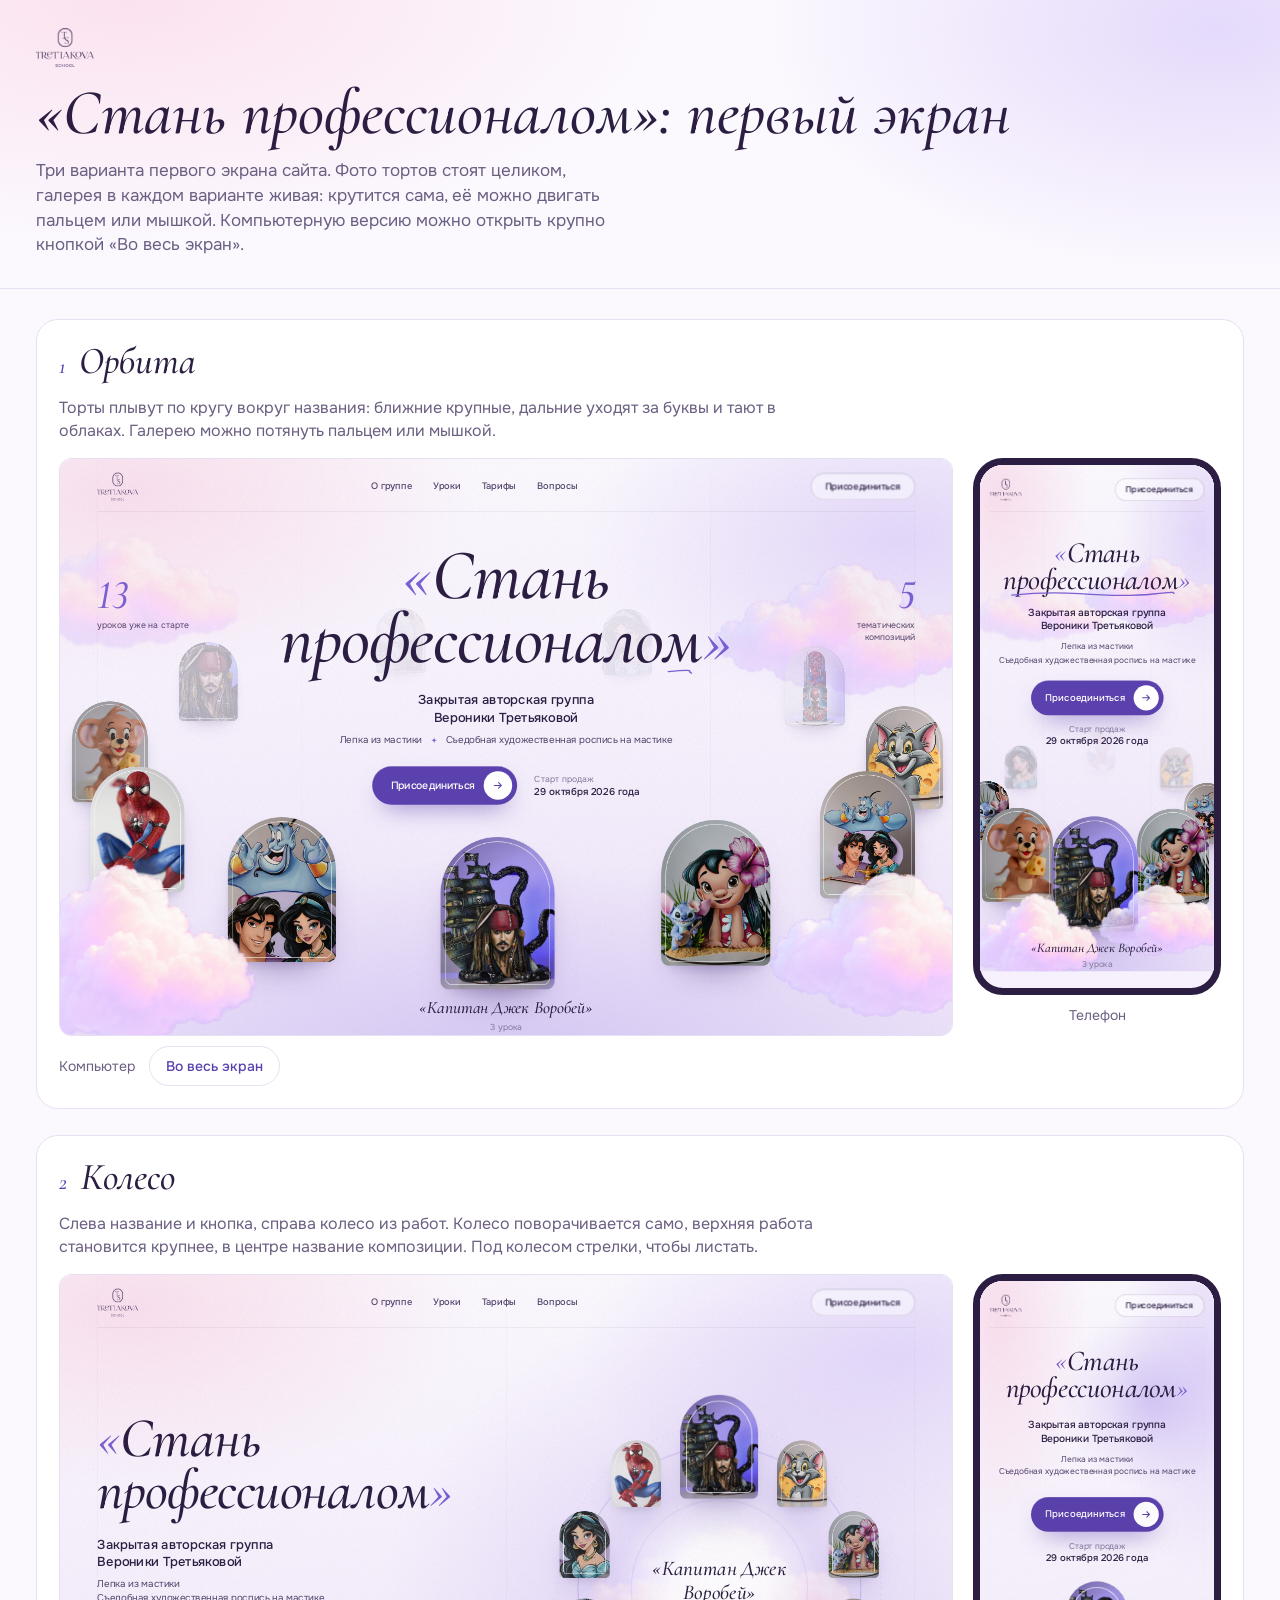
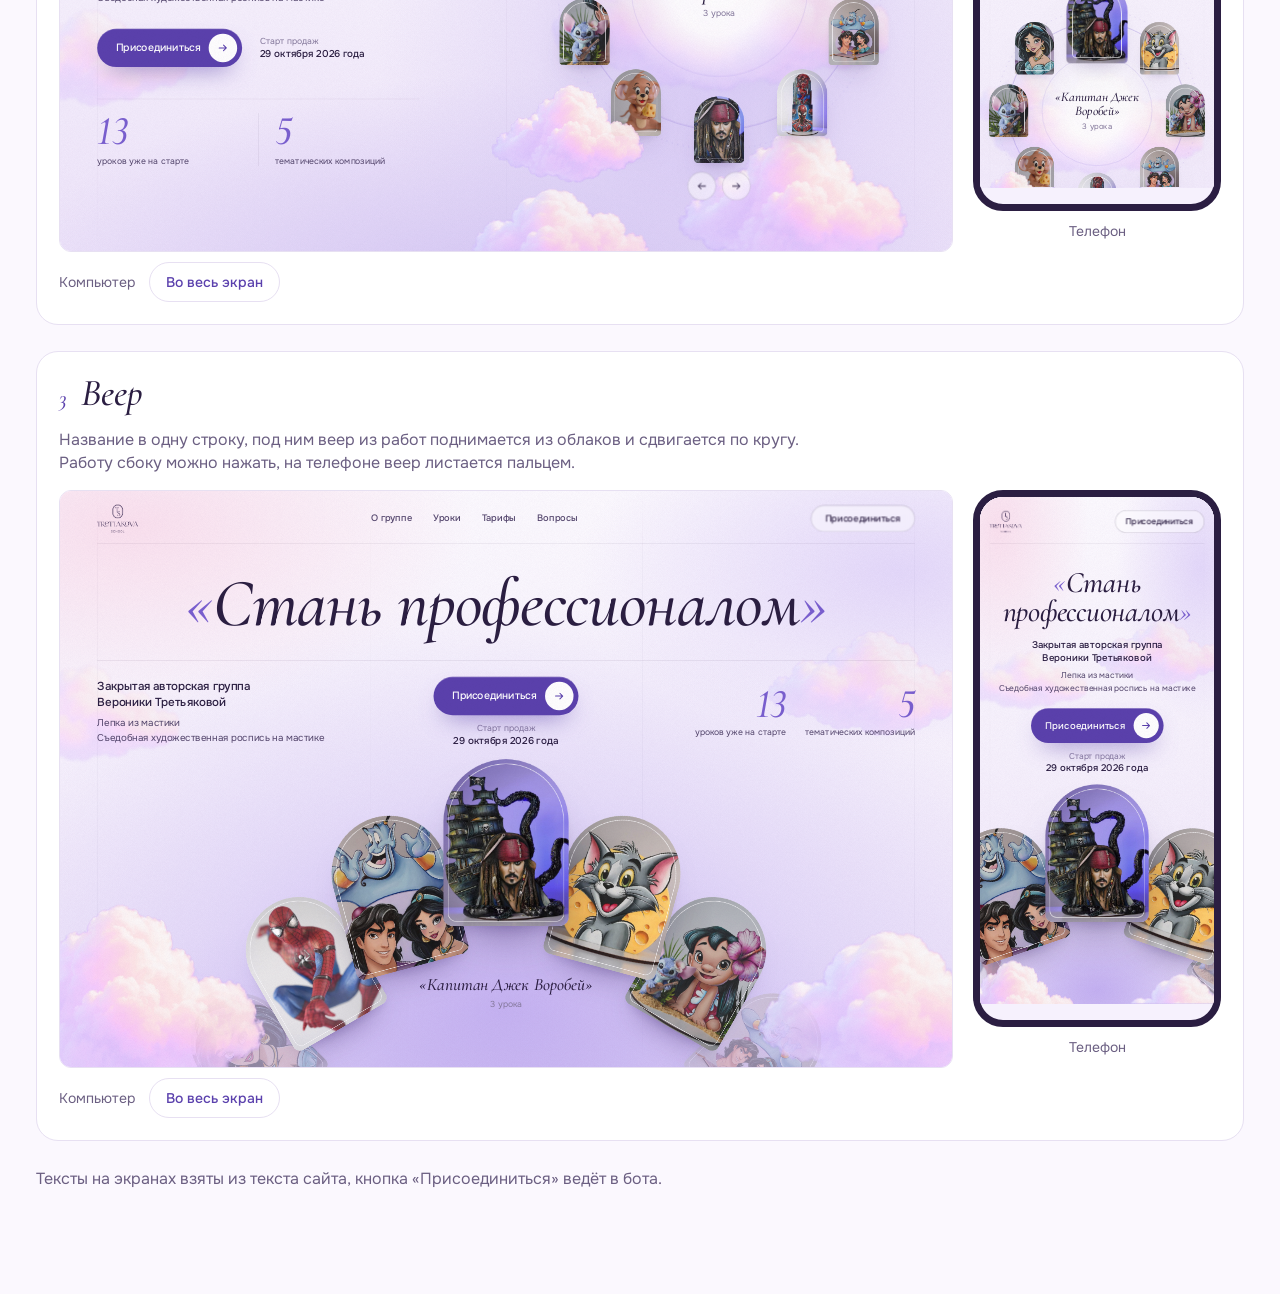
<file: index.html>
<!doctype html>
<html lang="ru">
<head>
<meta charset="utf-8">
<meta name="viewport" content="width=device-width, initial-scale=1, viewport-fit=cover">
<meta name="robots" content="noindex, nofollow">
<title>«Стань профессионалом» — первый экран</title>
<link rel="icon" href="v/img/logo-plum.png">
<link rel="stylesheet" href="https://fonts.googleapis.com/css2?family=Cormorant+Garamond:ital,wght@1,500&family=Onest:wght@400;500;600&display=swap">
<style>
/* Раскладка: шапка с названием, три варианта блоками; на компьютере экран компьютера и телефона рядом, на телефоне переключатель */
:root {
  --bg: #FBF8FE; --card: #FFFFFF; --ink: #2B1E42; --muted: #6B5F82; --line: #E7E0F2; --accent: #5B41AD; --accent-soft: #EEE7FC; --stage: #F6F1FD;
  --display: "Cormorant Garamond", Georgia, serif; --body: "Onest", system-ui, -apple-system, Arial, sans-serif;
  color-scheme: light;
}
* { box-sizing: border-box; }
html { -webkit-text-size-adjust: 100%; }
body { margin: 0; background: var(--bg); color: var(--ink); font: 400 16px/1.45 var(--body); }
p, h1, h2 { margin: 0; }
button { font: inherit; color: inherit; }
.wrap { max-width: 1240px; margin: 0 auto; padding-left: max(16px, env(safe-area-inset-left, 0px)); padding-right: max(16px, env(safe-area-inset-right, 0px)); }

.top { background: radial-gradient(60% 120% at 10% 0%, #FBE2EF 0%, rgba(251, 226, 239, 0) 70%), radial-gradient(50% 120% at 95% 10%, #E5DAFB 0%, rgba(229, 218, 251, 0) 70%); border-bottom: 1px solid var(--line); }
.top .wrap { padding-top: max(28px, env(safe-area-inset-top, 0px)); padding-bottom: 30px; display: grid; gap: 14px; }
.top img { width: 58px; }
h1 { font: italic 500 clamp(38px, 6vw, 64px)/1 var(--display); text-wrap: balance; }
.lead { max-width: 640px; color: var(--muted); font-size: 17px; text-wrap: pretty; }

.list { display: grid; gap: 26px; padding-top: 30px; padding-bottom: 56px; }
.v { background: var(--card); border: 1px solid var(--line); border-radius: 22px; padding: 22px; display: grid; gap: 16px; }
.v-head { display: flex; align-items: baseline; gap: 14px; flex-wrap: wrap; }
.v-head .n { font: italic 500 22px/1 var(--display); color: var(--accent); }
.v-head h2 { font: italic 500 38px/1 var(--display); }
.v p { color: var(--muted); max-width: 760px; text-wrap: pretty; }

.tabs { display: none; gap: 4px; padding: 4px; border-radius: 999px; background: var(--accent-soft); justify-self: start; }
.tabs button { border: 0; background: transparent; padding: 10px 18px; border-radius: 999px; font-weight: 500; font-size: 15px; cursor: pointer; color: var(--muted); }
.tabs button[aria-selected="true"] { background: var(--card); color: var(--ink); box-shadow: 0 2px 8px -4px rgba(43, 30, 66, .35); }

.screens { display: grid; grid-template-columns: minmax(0, 1fr) 248px; gap: 20px; align-items: start; }
.screen { margin: 0; min-width: 0; display: grid; gap: 10px; }
.frame { position: relative; width: 100%; overflow: hidden; background: var(--stage); }
.frame.desk { aspect-ratio: 1440 / 930; border-radius: 12px; border: 1px solid var(--line); }
.frame.phone { width: 248px; max-width: 100%; aspect-ratio: 390 / 844; border-radius: 30px; border: 7px solid var(--ink); justify-self: center; }
.frame iframe { position: absolute; left: 0; top: 0; border: 0; transform-origin: 0 0; background: var(--stage); }
.desk iframe { width: 1440px; height: 930px; }
.phone iframe { width: 390px; height: 844px; }
.cap { display: flex; flex-wrap: wrap; align-items: center; gap: 8px 14px; font-size: 14px; color: var(--muted); }
.phone + .cap { justify-content: center; }
.big { border: 1px solid var(--line); background: var(--card); border-radius: 999px; padding: 9px 16px; font-weight: 500; font-size: 14px; cursor: pointer; color: var(--accent); }
.big:hover { background: var(--accent-soft); }
a.big { text-decoration: none; }

.end { padding-bottom: max(48px, env(safe-area-inset-bottom, 0px)); color: var(--muted); }

/* во весь экран */
.full { position: fixed; inset: 0; z-index: 50; background: #1E1630; display: flex; flex-direction: column;
  padding: env(safe-area-inset-top, 0px) env(safe-area-inset-right, 0px) env(safe-area-inset-bottom, 0px) env(safe-area-inset-left, 0px); }
.full[hidden] { display: none; }
.full-bar { display: flex; align-items: center; justify-content: space-between; gap: 12px; padding: 10px 14px; color: #F3EEFB; font-size: 15px; }
.full-bar b { font: italic 500 24px/1 var(--display); }
.full-bar button { border: 0; border-radius: 999px; padding: 10px 18px; background: #F3EEFB; color: var(--ink); font-weight: 500; cursor: pointer; }
.full-stage { position: relative; flex: 1; min-height: 0; display: grid; place-items: center; }
.full-frame { position: relative; overflow: hidden; border-radius: 10px; background: var(--stage); }
.full-frame iframe { position: absolute; left: 0; top: 0; width: 1440px; height: 930px; border: 0; transform-origin: 0 0; }
.full-hint { color: #CFC5E4; font-size: 14px; text-align: center; padding: 10px 16px 14px; }
.full-hint[hidden] { display: none; }

@media (max-height: 520px) {
  .full-bar { position: absolute; top: max(8px, env(safe-area-inset-top, 0px)); right: max(8px, env(safe-area-inset-right, 0px)); z-index: 2; padding: 0; }
  .full-bar b { display: none; }
  .full-bar button { padding: 8px 14px; font-size: 14px; box-shadow: 0 4px 14px -4px rgba(0, 0, 0, .5); }
}
button:focus-visible, a:focus-visible { outline: 2px solid var(--accent); outline-offset: 3px; }

@media (max-width: 899px) {
  .v { padding: 16px; border-radius: 18px; }
  .tabs { display: inline-flex; }
  .screens { grid-template-columns: minmax(0, 1fr); }
  .screen[data-view]:not(.on) { display: none; }
  .frame.phone { width: min(310px, 100%); }
}
</style>
</head>
<body>
<header class="top">
  <div class="wrap">
    <img src="v/img/logo-plum.png" alt="Tretiakova School">
    <h1>«Стань профессионалом»: первый экран</h1>
    <p class="lead">Три варианта первого экрана сайта. Фото тортов стоят целиком, галерея в каждом варианте живая: крутится сама, её можно двигать пальцем или мышкой. Компьютерную версию можно открыть крупно кнопкой «Во&nbsp;весь&nbsp;экран».</p>
  </div>
</header>

<main class="wrap list">
  <section class="v" data-src="v/orbit.html" data-name="Орбита">
    <div class="v-head"><span class="n">1</span><h2>Орбита</h2></div>
    <p>Торты плывут по кругу вокруг названия: ближние крупные, дальние уходят за буквы и тают в облаках. Галерею можно потянуть пальцем или мышкой.</p>
    <div class="tabs" role="tablist"><button type="button" role="tab" data-to="phone" aria-selected="true">Телефон</button><button type="button" role="tab" data-to="desk" aria-selected="false">Компьютер</button></div>
    <div class="screens">
      <figure class="screen" data-view="desk"><div class="frame desk"><iframe title="Орбита, версия для компьютера" data-w="1440"></iframe></div>
        <figcaption class="cap">Компьютер <button type="button" class="big" data-full>Во весь экран</button></figcaption></figure>
      <figure class="screen on" data-view="phone"><div class="frame phone"><iframe title="Орбита, версия для телефона" data-w="390"></iframe></div>
        <figcaption class="cap">Телефон</figcaption></figure>
    </div>
  </section>

  <section class="v" data-src="v/wheel.html" data-name="Колесо">
    <div class="v-head"><span class="n">2</span><h2>Колесо</h2></div>
    <p>Слева название и кнопка, справа колесо из работ. Колесо поворачивается само, верхняя работа становится крупнее, в центре название композиции. Под колесом стрелки, чтобы листать.</p>
    <div class="tabs" role="tablist"><button type="button" role="tab" data-to="phone" aria-selected="true">Телефон</button><button type="button" role="tab" data-to="desk" aria-selected="false">Компьютер</button></div>
    <div class="screens">
      <figure class="screen" data-view="desk"><div class="frame desk"><iframe title="Колесо, версия для компьютера" data-w="1440"></iframe></div>
        <figcaption class="cap">Компьютер <button type="button" class="big" data-full>Во весь экран</button></figcaption></figure>
      <figure class="screen on" data-view="phone"><div class="frame phone"><iframe title="Колесо, версия для телефона" data-w="390"></iframe></div>
        <figcaption class="cap">Телефон</figcaption></figure>
    </div>
  </section>

  <section class="v" data-src="v/fan.html" data-name="Веер">
    <div class="v-head"><span class="n">3</span><h2>Веер</h2></div>
    <p>Название в одну строку, под ним веер из работ поднимается из облаков и сдвигается по кругу. Работу сбоку можно нажать, на телефоне веер листается пальцем.</p>
    <div class="tabs" role="tablist"><button type="button" role="tab" data-to="phone" aria-selected="true">Телефон</button><button type="button" role="tab" data-to="desk" aria-selected="false">Компьютер</button></div>
    <div class="screens">
      <figure class="screen" data-view="desk"><div class="frame desk"><iframe title="Веер, версия для компьютера" data-w="1440"></iframe></div>
        <figcaption class="cap">Компьютер <button type="button" class="big" data-full>Во весь экран</button></figcaption></figure>
      <figure class="screen on" data-view="phone"><div class="frame phone"><iframe title="Веер, версия для телефона" data-w="390"></iframe></div>
        <figcaption class="cap">Телефон</figcaption></figure>
    </div>
  </section>

  <p class="end">Тексты на экранах взяты из текста сайта, кнопка «Присоединиться» ведёт в бота.</p>
</main>

<div class="full" id="full" hidden>
  <div class="full-bar"><b id="fullName"></b><button type="button" id="fullClose">Закрыть</button></div>
  <div class="full-stage" id="fullStage"><div class="full-frame" id="fullFrame"><iframe id="fullIfr" title="Версия для компьютера во весь экран"></iframe></div></div>
  <p class="full-hint" id="fullHint">Поверните телефон боком, так экран будет крупнее</p>
</div>

<script>
(() => {
  const sections = [...document.querySelectorAll('.v')];

  function fit() {
    document.querySelectorAll('.frame').forEach(f => {
      const ifr = f.querySelector('iframe');
      if (!f.clientWidth) return;
      ifr.style.transform = 'scale(' + (f.clientWidth / Number(ifr.dataset.w)) + ')';
    });
    if (!full.hidden) fitFull();
  }

  // экраны грузятся, когда блок близко к экрану: так страница не тормозит на телефоне
  function load(sec) {
    sec.querySelectorAll('.frame iframe').forEach(ifr => {
      const fig = ifr.closest('.screen');
      const visible = getComputedStyle(fig).display !== 'none';
      if (visible && !ifr.src) ifr.src = sec.dataset.src;
    });
  }
  const io = new IntersectionObserver(es => es.forEach(e => { if (e.isIntersecting) { e.target.dataset.near = '1'; load(e.target); fit(); } }), { rootMargin: '300px 0px' });
  sections.forEach(s => io.observe(s));

  sections.forEach(sec => {
    sec.querySelectorAll('.tabs button').forEach(b => b.addEventListener('click', () => {
      sec.querySelectorAll('.tabs button').forEach(x => x.setAttribute('aria-selected', String(x === b)));
      sec.querySelectorAll('.screen').forEach(s => s.classList.toggle('on', s.dataset.view === b.dataset.to));
      load(sec); fit();
    }));
    sec.querySelector('[data-full]').addEventListener('click', () => openFull(sec));
  });

  const full = document.getElementById('full');
  const fullIfr = document.getElementById('fullIfr');
  const fullFrame = document.getElementById('fullFrame');
  const fullStage = document.getElementById('fullStage');
  const fullHint = document.getElementById('fullHint');
  function fitFull() {
    const W = fullStage.clientWidth - 16, H = fullStage.clientHeight - 16;
    const s = Math.min(W / 1440, H / 930);
    fullFrame.style.width = (1440 * s) + 'px';
    fullFrame.style.height = (930 * s) + 'px';
    fullIfr.style.transform = 'scale(' + s + ')';
    fullHint.hidden = !(window.innerWidth < 700 && window.innerHeight > window.innerWidth);
  }
  function openFull(sec) {
    document.getElementById('fullName').textContent = sec.dataset.name;
    fullIfr.src = sec.dataset.src;
    full.hidden = false;
    document.body.style.overflow = 'hidden';
    fitFull();
  }
  function closeFull() {
    full.hidden = true;
    fullIfr.removeAttribute('src');
    document.body.style.overflow = '';
  }
  document.getElementById('fullClose').addEventListener('click', closeFull);
  document.addEventListener('keydown', e => { if (e.key === 'Escape' && !full.hidden) closeFull(); });

  window.addEventListener('resize', () => { sections.forEach(s => { if (s.dataset.near) load(s); }); fit(); });
  if (window.ResizeObserver) new ResizeObserver(fit).observe(document.body);
  fit();
})();
</script>
</body>
</html>
</file>
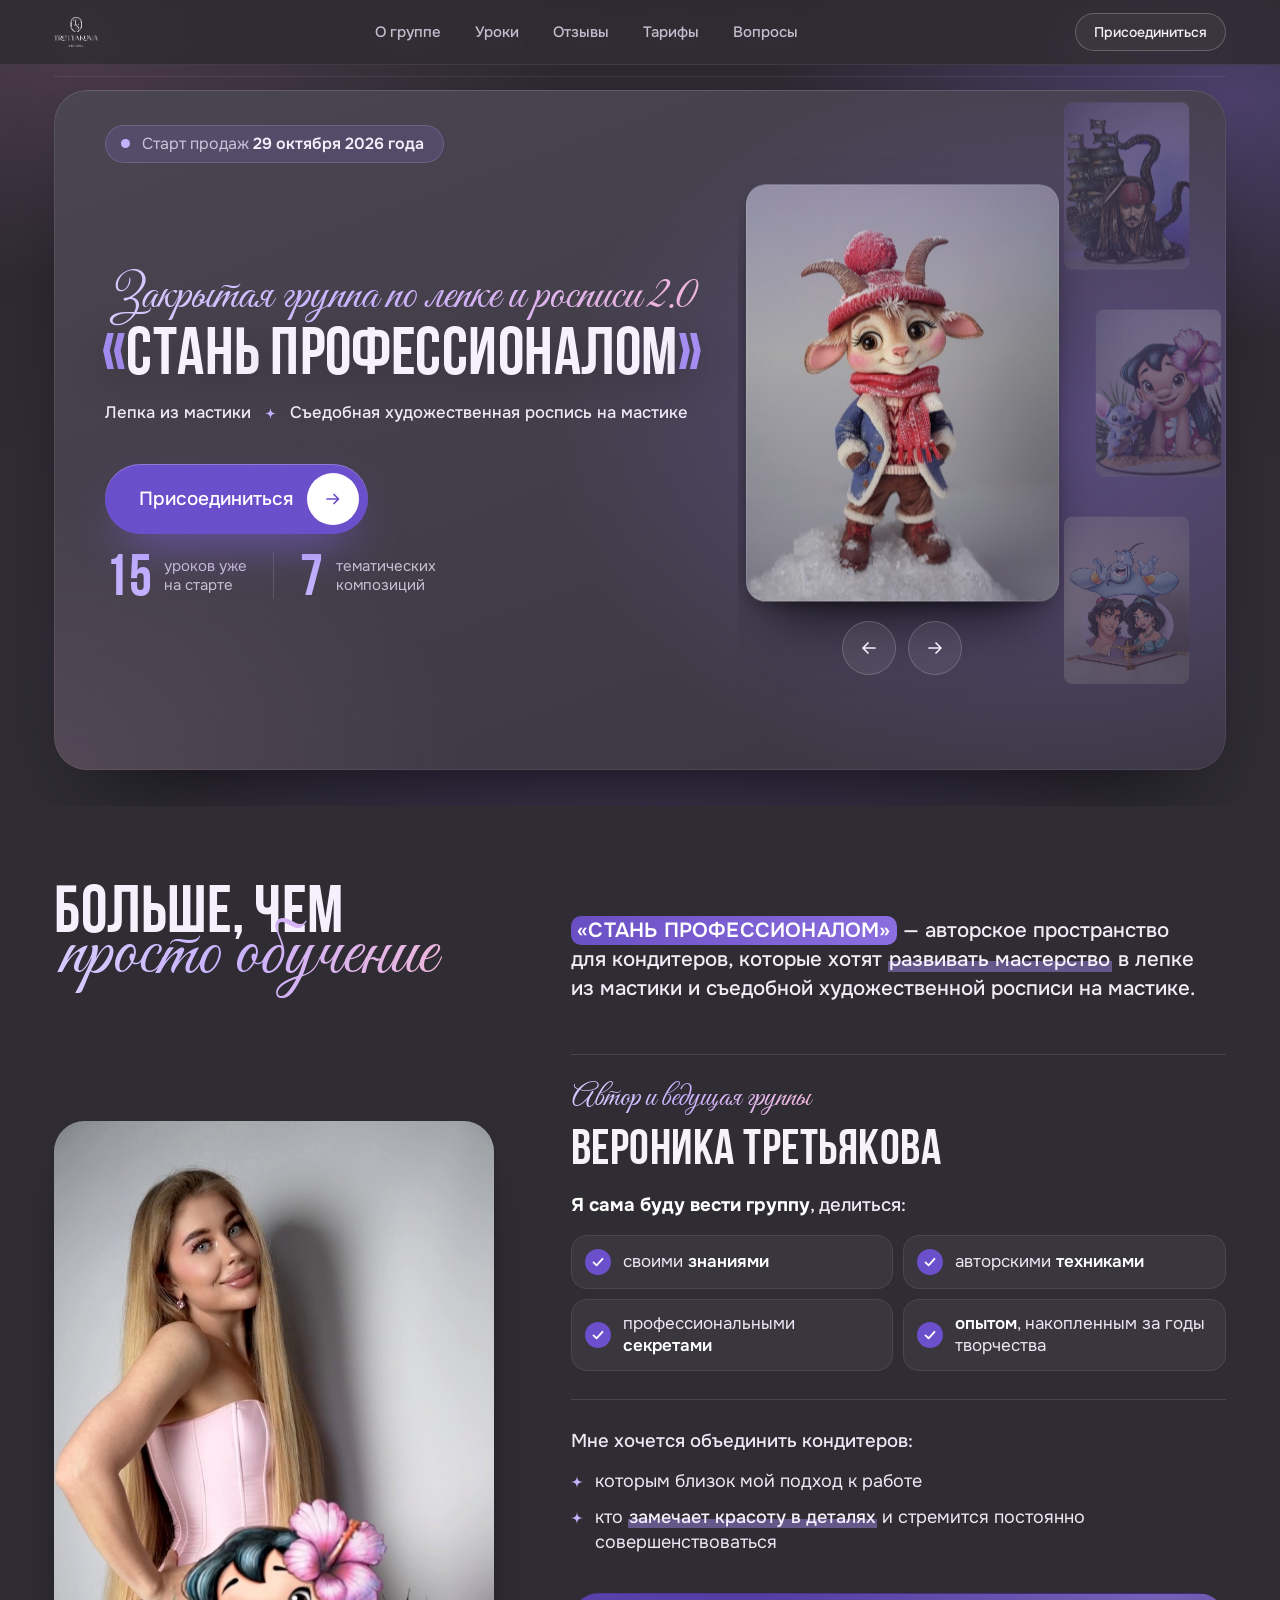
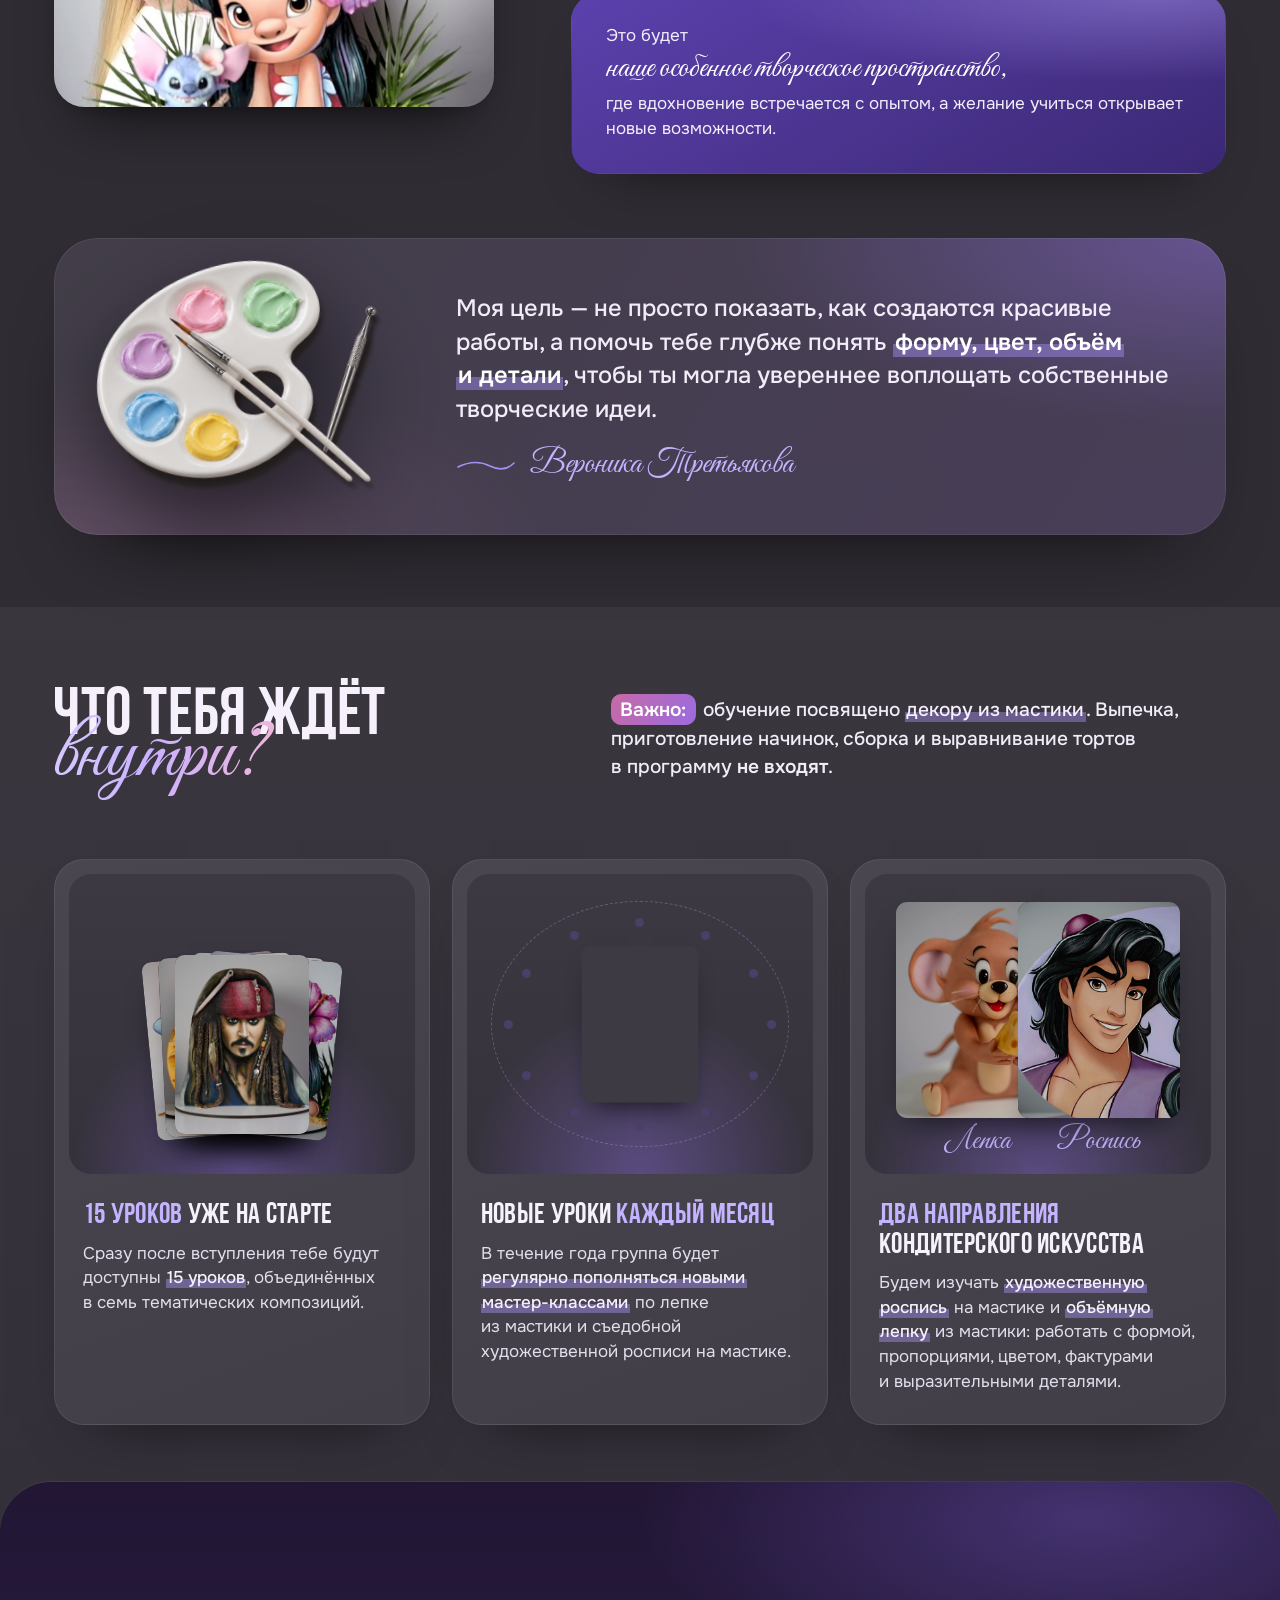
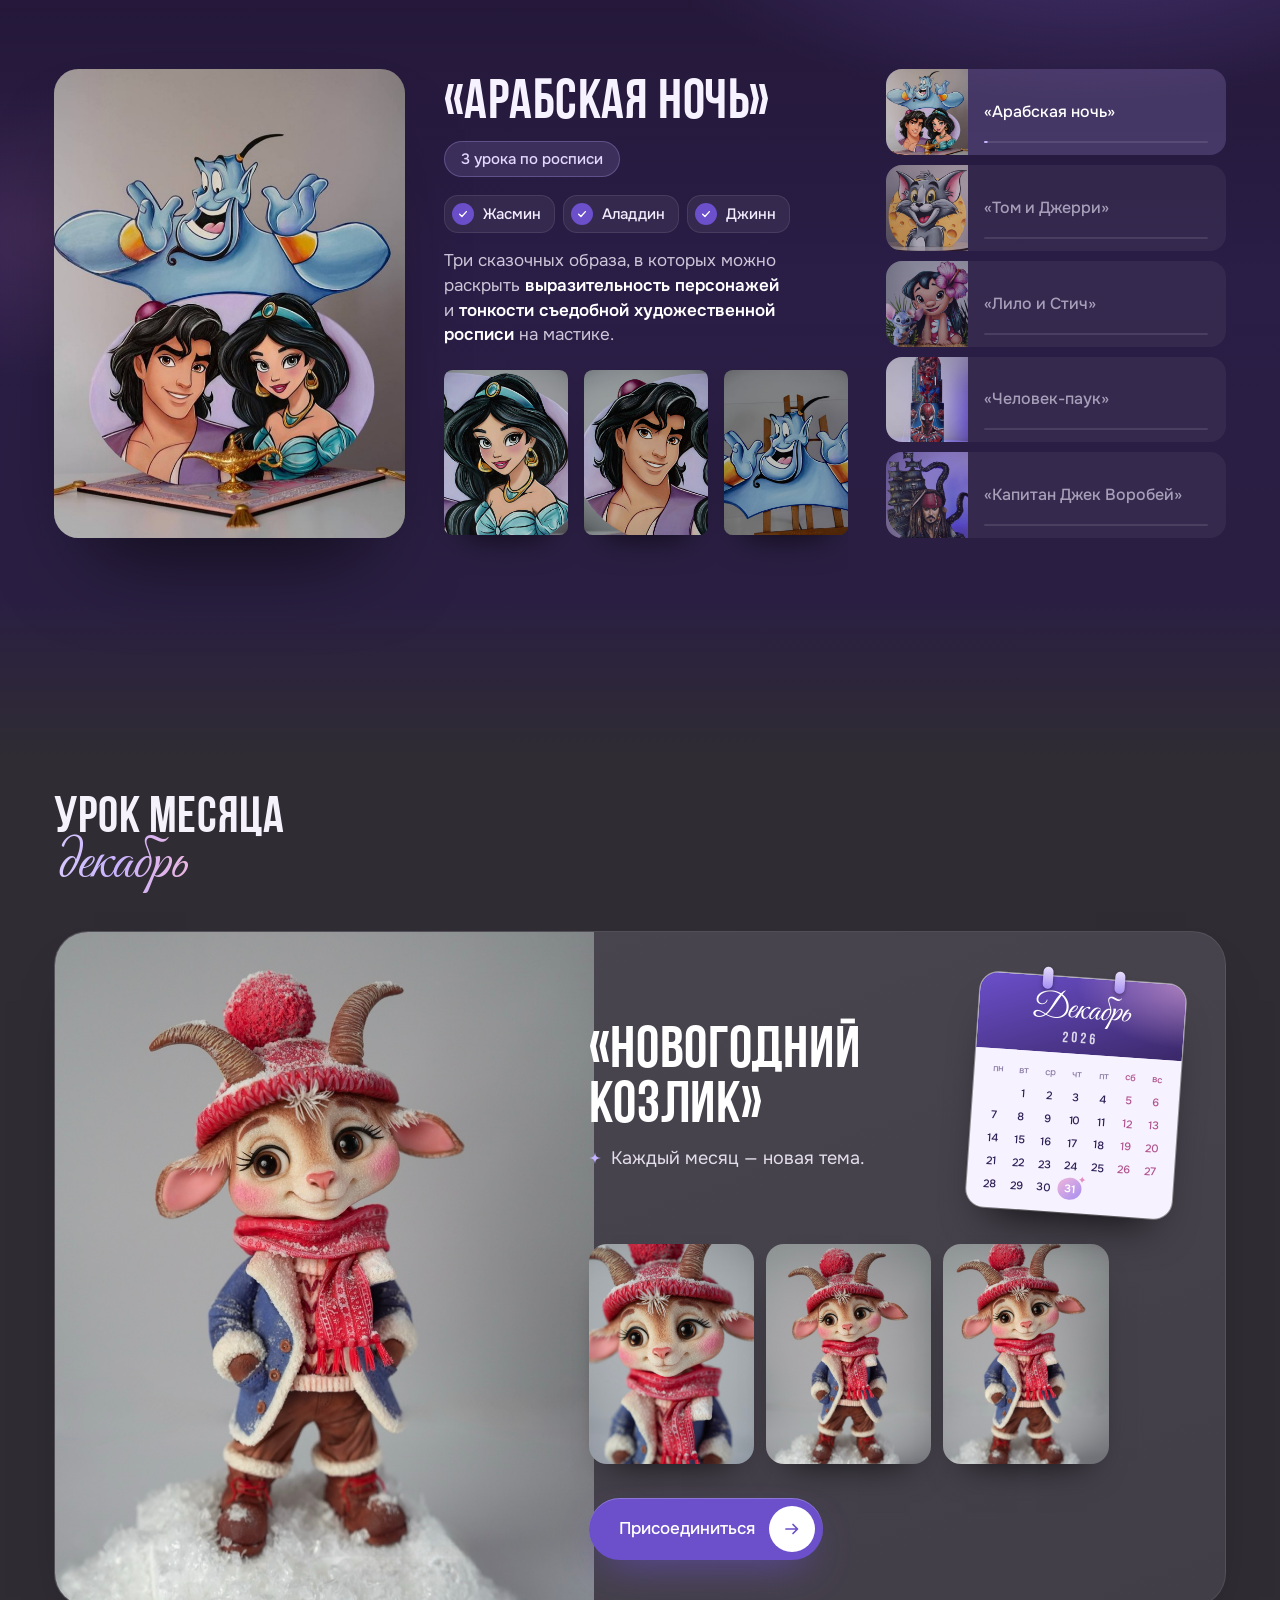
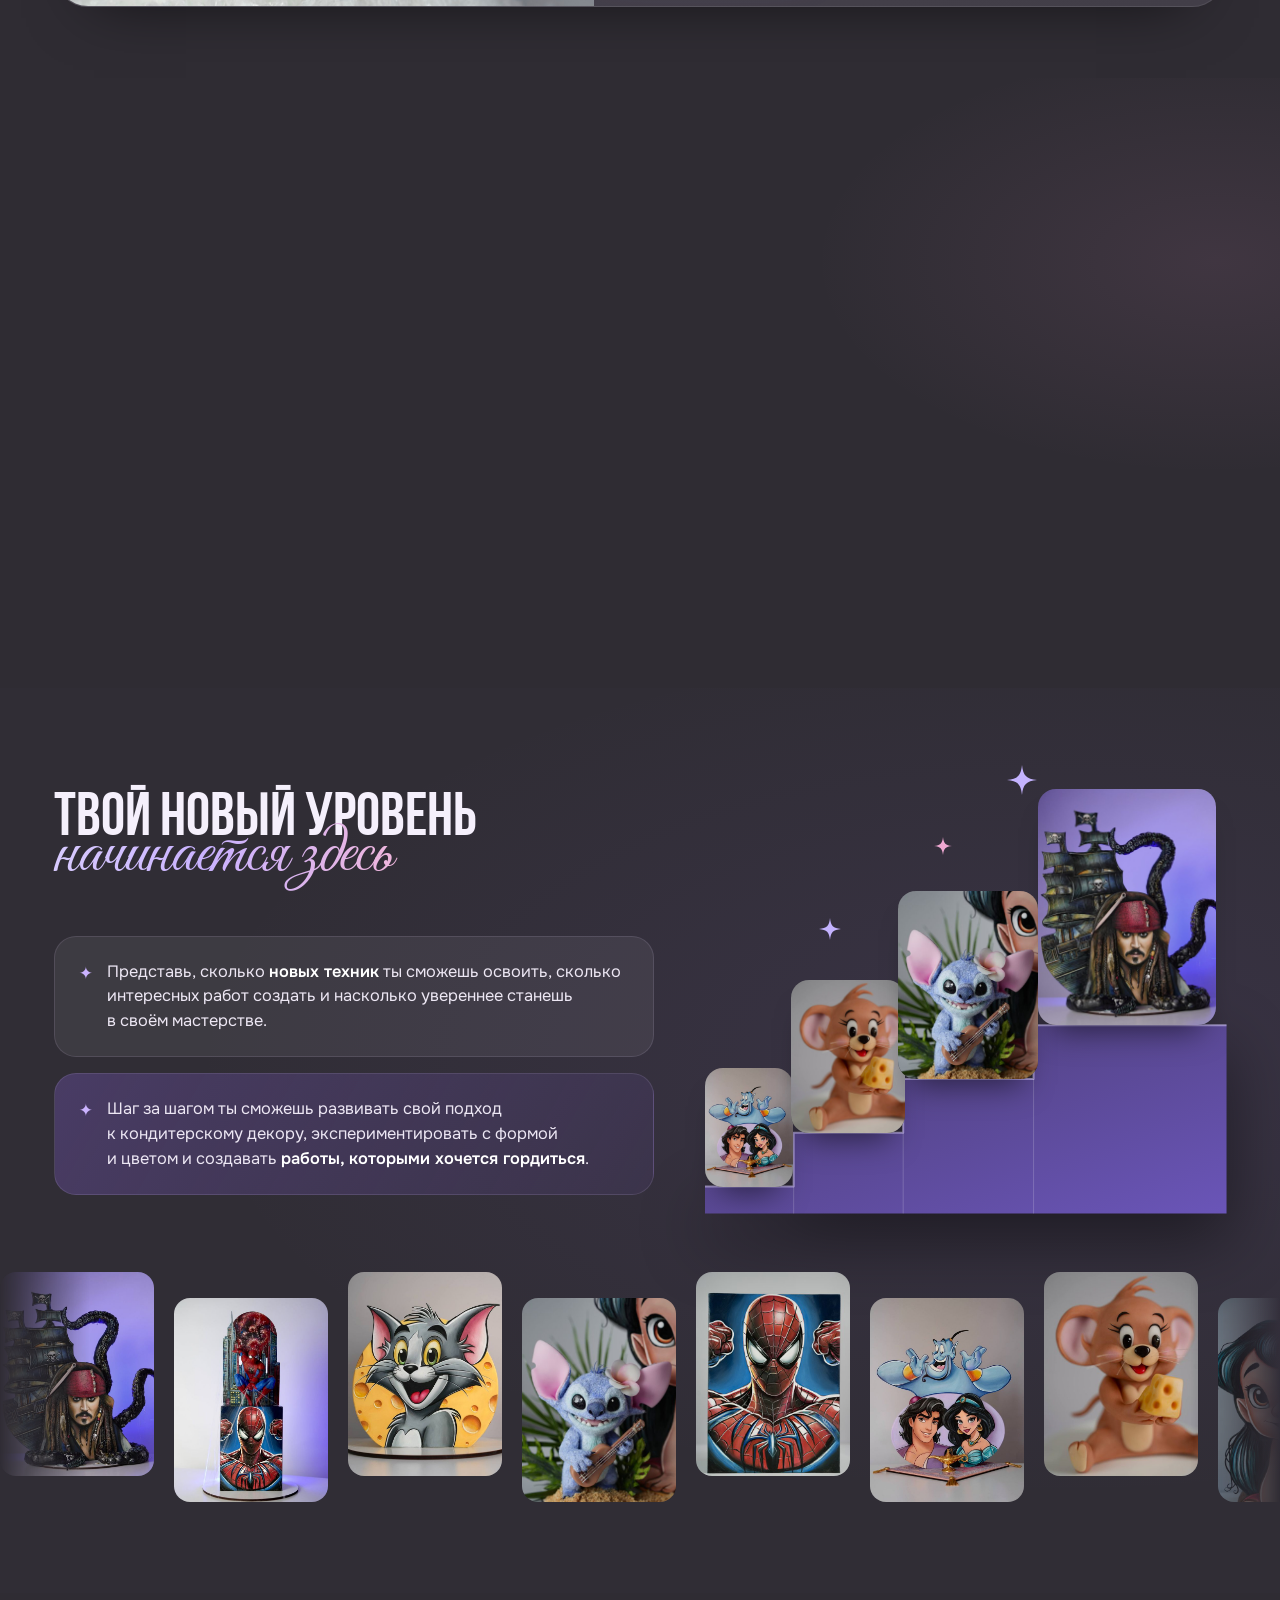
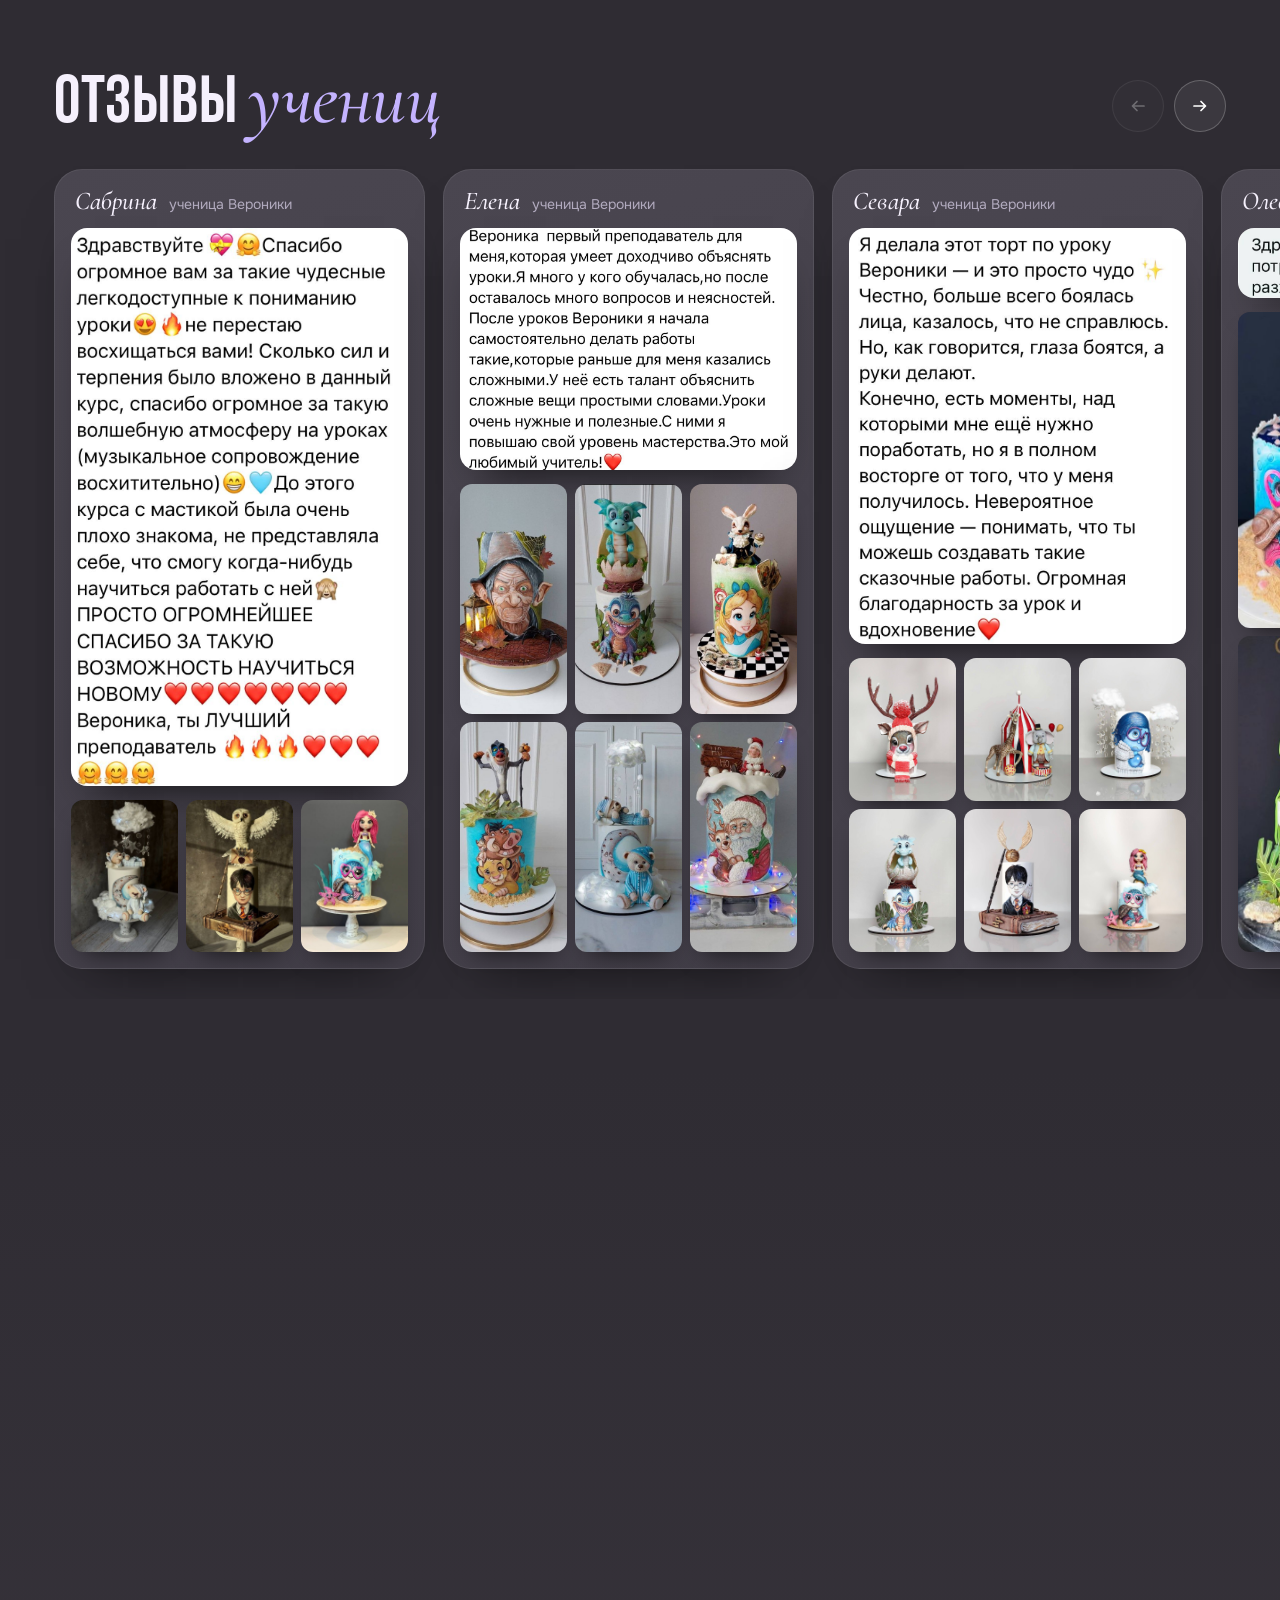
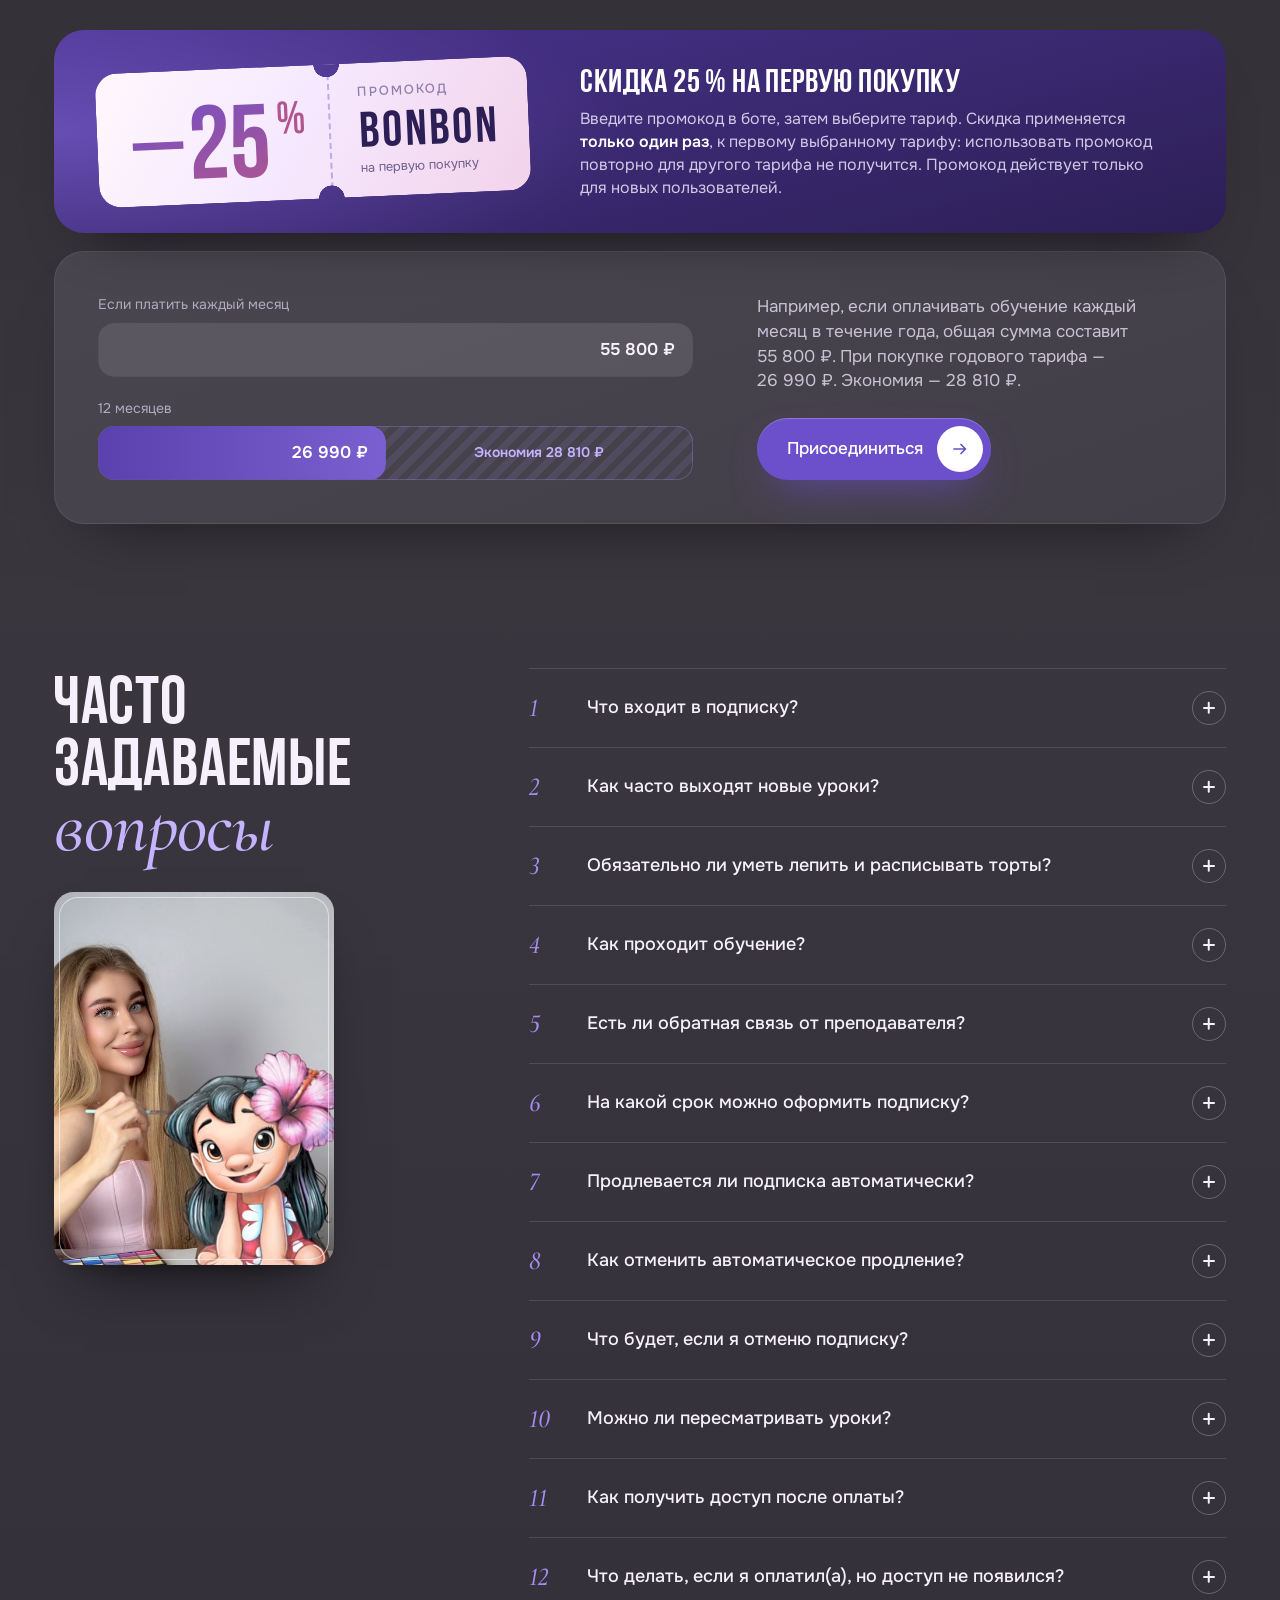
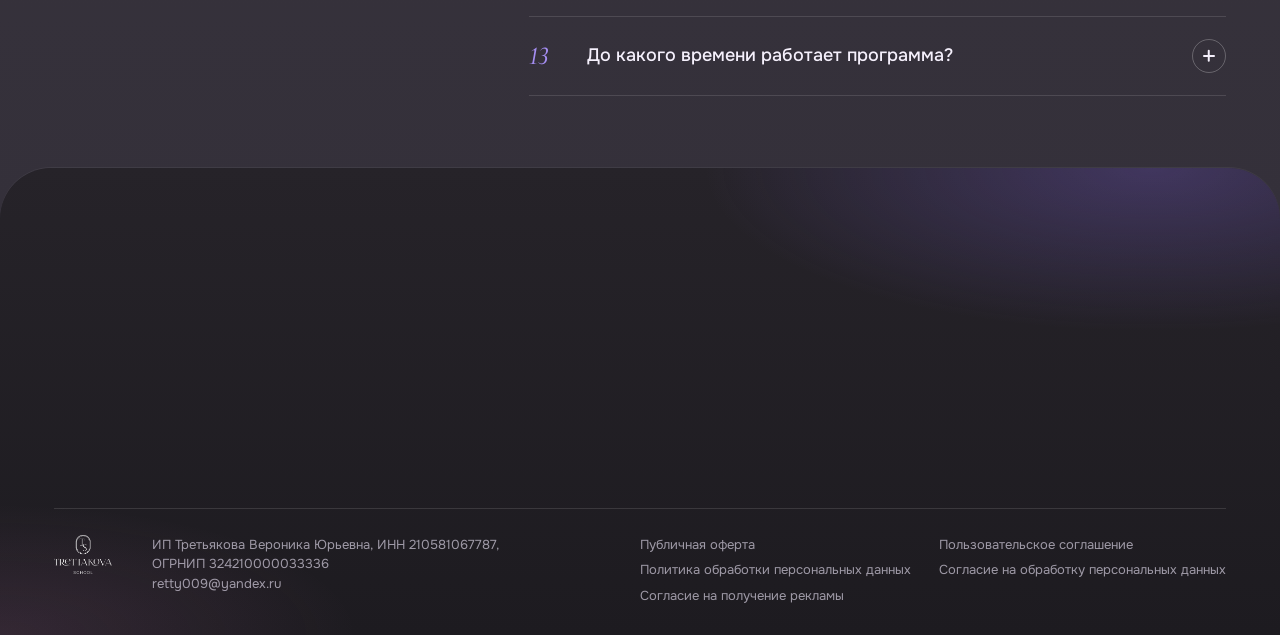
<file: site/index.html>
<!doctype html>
<html lang="ru">
<head>
<meta charset="utf-8">
<meta name="robots" content="noindex, nofollow">
<meta name="viewport" content="width=device-width, initial-scale=1">
<title>«Стань профессионалом» — закрытая группа по лепке и росписи 2.0 Третьяковой Вероники</title>
<meta name="description" content="Закрытая группа по лепке и росписи 2.0 Третьяковой Вероники. Лепка из мастики и съедобная художественная роспись на мастике. Старт продаж — 29 октября 2026 года.">
<script>document.documentElement.classList.add('js');</script>
<link rel="stylesheet" href="site.css?v=23-11-15urokov">
</head>
<body>

<!-- липкая шапка -->
<header class="bar" id="bar">
  <div class="wrap bar-in">
    <a class="logo" href="#hero"><img src="img/logo-white.png" alt="Tretiakova School"></a>
    <nav class="menu"><a href="#about">О группе</a><a href="#lessons">Уроки</a><a href="#reviews">Отзывы</a><a href="#price">Тарифы</a><a href="#faq">Вопросы</a></nav>
    <a class="nav-btn" href="https://t.me/Trtiakova_School_bot">Присоединиться</a>
  </div>
</header>

<!-- 1. Первый экран -->
<section class="hero hv" id="hero">
  <div class="sky"></div>

  <header class="nav wrap">
    <a class="logo" href="#hero"><img src="img/logo-white.png" alt="Tretiakova School"></a>
    <nav class="menu"><a href="#about">О группе</a><a href="#lessons">Уроки</a><a href="#reviews">Отзывы</a><a href="#price">Тарифы</a><a href="#faq">Вопросы</a></nav>
    <a class="nav-btn" href="https://t.me/Trtiakova_School_bot">Присоединиться</a>
  </header>

  <div class="wrap"><div class="hv-grid">
    <div class="hv-text">
      <p class="hv-start"><span class="dot" aria-hidden="true"></span><span>Старт продаж <b>29&nbsp;октября 2026&nbsp;года</b></span></p>
      <div class="hv-main">
        <p class="hv-sub">Закрытая группа по&nbsp;лепке и&nbsp;росписи&nbsp;2.0</p>
        <h1 class="hv-title" id="title"><span class="t-a"><span class="q">«</span>Стань</span> <span class="t-b">профессионалом<span class="q">»</span></span></h1>
        <p class="hv-dirs"><span>Лепка из&nbsp;мастики</span><svg class="star" viewBox="0 0 10 10" aria-hidden="true"><path fill="currentColor" d="M5 0 C5.4 3.6 6.4 4.6 10 5 C6.4 5.4 5.4 6.4 5 10 C4.6 6.4 3.6 5.4 0 5 C3.6 4.6 4.6 3.6 5 0Z"/></svg><span>Съедобная художественная роспись на&nbsp;мастике</span></p>
        <div class="hv-cta">
          <a class="btn" href="https://t.me/Trtiakova_School_bot">Присоединиться<span class="arr"><svg viewBox="0 0 18 18" aria-hidden="true"><path d="M3 9h11M10 4.5 14.5 9 10 13.5" fill="none" stroke="currentColor" stroke-width="1.7" stroke-linecap="round" stroke-linejoin="round"/></svg></span></a>
          <div class="hv-facts">
            <p><b>15</b><span>уроков уже<br>на&nbsp;старте</span></p>
            <p><b>7</b><span>тематических<br>композиций</span></p>
          </div>
        </div>
      </div>
    </div>
    <div class="hv-wheel" id="wheel" aria-label="Работы автора: композиции курса">
      <div class="hv-track" id="track"></div>
      <div class="hv-arrows" id="arrows">
        <button class="hv-arr" id="prev" type="button" aria-label="Предыдущее фото"><svg viewBox="0 0 20 20" aria-hidden="true"><path d="M16 10H4.5M9 5 4 10l5 5" fill="none" stroke="currentColor" stroke-width="1.7" stroke-linecap="round" stroke-linejoin="round"/></svg></button>
        <button class="hv-arr" id="next" type="button" aria-label="Следующее фото"><svg viewBox="0 0 20 20" aria-hidden="true"><path d="M4 10h11.5M11 5l5 5-5 5" fill="none" stroke="currentColor" stroke-width="1.7" stroke-linecap="round" stroke-linejoin="round"/></svg></button>
      </div>
    </div>
  </div></div>
  <div class="grain"></div>
</section>

<!-- 2. О группе -->
<section class="sec about" id="about">
  <img class="cloud a1" src="img/puff3.png" alt="" loading="lazy">
  <div class="wrap">
    <div class="ab-top">
      <h2 class="h2 rv">Больше, чем<br><em>просто обучение</em></h2>
      <p class="lead-big rv" style="--d:.08s"><span class="brand">«СТАНЬ ПРОФЕССИОНАЛОМ»</span> — авторское пространство для кондитеров, которые хотят <mark>развивать мастерство</mark> в лепке из мастики и съедобной художественной росписи на мастике.</p>
    </div>
    <div class="ab-mid">
      <div class="ab-card ab-c1 rv">
        <p class="ab-who"><span class="ab-role">Автор и&nbsp;ведущая группы</span><span class="ab-name">Вероника Третьякова</span></p>
        <p class="ab-say"><strong>Я сама буду вести группу</strong>, делиться:</p>
        <ul class="ab-tiles">
          <li><svg viewBox="0 0 16 16" aria-hidden="true"><path d="M3.5 8.4 6.6 11.4 12.5 4.8" fill="none" stroke="currentColor" stroke-width="1.8" stroke-linecap="round" stroke-linejoin="round"/></svg><span>своими <b>знаниями</b></span></li>
          <li><svg viewBox="0 0 16 16" aria-hidden="true"><path d="M3.5 8.4 6.6 11.4 12.5 4.8" fill="none" stroke="currentColor" stroke-width="1.8" stroke-linecap="round" stroke-linejoin="round"/></svg><span>авторскими <b>техниками</b></span></li>
          <li><svg viewBox="0 0 16 16" aria-hidden="true"><path d="M3.5 8.4 6.6 11.4 12.5 4.8" fill="none" stroke="currentColor" stroke-width="1.8" stroke-linecap="round" stroke-linejoin="round"/></svg><span>профессиональными <b>секретами</b></span></li>
          <li><svg viewBox="0 0 16 16" aria-hidden="true"><path d="M3.5 8.4 6.6 11.4 12.5 4.8" fill="none" stroke="currentColor" stroke-width="1.8" stroke-linecap="round" stroke-linejoin="round"/></svg><span><b>опытом</b>, накопленным за&nbsp;годы творчества</span></li>
        </ul>
      </div>
      <div class="about-media rv" style="--d:.1s">
        <figure class="arch about-main par"><div class="par-in"><img src="img/v-main.jpg" alt="Вероника Третьякова" loading="lazy"></div></figure>
        <figure class="arch arch--sm about-small"><img src="img/v-paint.jpg" alt="Вероника Третьякова с тортом" loading="lazy"></figure>
        <p class="about-cap">Вероника Третьякова</p>
      </div>
      <div class="ab-card ab-c2 rv" style="--d:.2s">
        <p class="ab-say">Мне хочется объединить кондитеров:</p>
        <ul class="ab-stars">
          <li><svg viewBox="0 0 10 10" aria-hidden="true"><path fill="currentColor" d="M5 0 C5.4 3.6 6.4 4.6 10 5 C6.4 5.4 5.4 6.4 5 10 C4.6 6.4 3.6 5.4 0 5 C3.6 4.6 4.6 3.6 5 0Z"/></svg><span>которым близок мой подход к&nbsp;работе</span></li>
          <li><svg viewBox="0 0 10 10" aria-hidden="true"><path fill="currentColor" d="M5 0 C5.4 3.6 6.4 4.6 10 5 C6.4 5.4 5.4 6.4 5 10 C4.6 6.4 3.6 5.4 0 5 C3.6 4.6 4.6 3.6 5 0Z"/></svg><span>кто <mark>замечает красоту в&nbsp;деталях</mark> и&nbsp;стремится постоянно совершенствоваться</span></li>
        </ul>
      </div>
      <div class="ab-card ab-c3 rv" style="--d:.3s">
        <p>Это будет <strong class="ab-big">наше особенное творческое пространство,</strong> где вдохновение встречается с&nbsp;опытом, а&nbsp;желание учиться открывает новые возможности.</p>
      </div>
    </div>
    <figure class="goal rv">
      <img class="cloud g1" src="img/puff1.png" alt="" loading="lazy">
      <img class="cloud g2" src="img/puff4.png" alt="" loading="lazy">
      <div class="goal-media">
        <img class="goal-decor" src="img/tsel.png" alt="" loading="lazy">
      </div>
      <div class="goal-body">
        <span class="qm" aria-hidden="true">“</span>
        <blockquote><p>Моя цель — не просто показать, как создаются красивые работы, а помочь тебе глубже понять <mark>форму, цвет, объём и детали</mark>, чтобы ты могла увереннее воплощать собственные творческие идеи.</p></blockquote>
        <figcaption class="goal-sign"><svg viewBox="0 0 60 12" aria-hidden="true"><path d="M2 8 C 14 2, 24 2, 34 7 S 52 10, 58 4"/></svg>Вероника Третьякова</figcaption>
      </div>
    </figure>
  </div>
</section>

<!-- 3. Что внутри -->
<section class="sec inside" id="inside">
  <div class="wrap">
    <div class="in-top">
      <h2 class="h2 rv">Что тебя ждёт<br><em>внутри?</em></h2>
      <p class="note rv" style="--d:.08s"><span><b class="imp">Важно:</b> обучение посвящено <mark>декору из мастики</mark>. Выпечка, приготовление начинок, сборка и выравнивание тортов в программу <b>не входят</b>.</span></p>
    </div>
    <div class="feat">
      <article class="fcard rv">
        <div class="fv v-fan" aria-hidden="true">
          <img class="dk dk-star" src="img/d-star.png" alt="" loading="lazy"><img class="dk dk-flower" src="img/d-flower.png" alt="" loading="lazy"><img class="dk dk-balls" src="img/d-balls.png" alt="" loading="lazy">
          <span class="arch arch--sm" style="--r:-22deg"><img src="img/arab.jpg" alt="" loading="lazy"></span>
          <span class="arch arch--sm" style="--r:-11deg"><img src="img/tom.jpg" alt="" loading="lazy"></span>
          <span class="arch arch--sm" style="--r:11deg"><img src="img/spider-paint.jpg" alt="" loading="lazy"></span>
          <span class="arch arch--sm" style="--r:22deg"><img src="img/lilo.jpg" alt="" loading="lazy"></span>
          <span class="arch arch--sm" style="--r:0deg; z-index:2"><img src="img/jack-solo.jpg" alt="" loading="lazy"></span>
        </div>
        <div class="fbody">
          <h3><span class="n">15 уроков</span> уже на старте</h3>
          <p>Сразу после вступления тебе будут доступны <mark>15 уроков</mark>, объединённых в семь тематических композиций.</p>
        </div>
      </article>
      <article class="fcard rv" style="--d:.1s">
        <div class="fv v-months" id="months" aria-hidden="true">
          <img class="dk dk-butterfly" src="img/d-butterfly.png" alt="" loading="lazy"><img class="dk dk-leaf" src="img/d-leaf.png" alt="" loading="lazy">
          <div class="ell"></div>
          <span class="arch arch--sm cyc">
            <img src="img/genie2.jpg" alt="" loading="lazy" style="--k:0">
            <img src="img/spider.jpg" alt="" loading="lazy" style="--k:1">
            <img src="img/tom2.jpg" alt="" loading="lazy" style="--k:2">
            <img src="img/jack-solo.jpg" alt="" loading="lazy" style="--k:3">
          </span>
        </div>
        <div class="fbody">
          <h3>Новые уроки <span class="n">каждый месяц</span></h3>
          <p>В течение года группа будет <mark>регулярно пополняться новыми мастер-классами</mark> по лепке из мастики и съедобной художественной росписи на мастике.</p>
        </div>
      </article>
      <article class="fcard rv" style="--d:.2s">
        <div class="fv v-two" aria-hidden="true">
          <img class="dk dk-tool" src="img/d-tool.png" alt="" loading="lazy"><img class="dk dk-brush" src="img/d-brush.png" alt="" loading="lazy"><img class="dk dk-jar" src="img/d-jar.png" alt="" loading="lazy">
          <figure><span class="arch arch--sm"><img src="img/jerry.jpg" alt="" loading="lazy"></span><figcaption>Лепка</figcaption></figure>
          <figure><span class="arch arch--sm"><img src="img/aladdin.jpg" alt="" loading="lazy"></span><figcaption>Роспись</figcaption></figure>
        </div>
        <div class="fbody">
          <h3><span class="n">Два направления</span> кондитерского искусства</h3>
          <p>Будем изучать <mark>художественную роспись</mark> на мастике и <mark>объёмную лепку</mark> из мастики: работать с формой, пропорциями, цветом, фактурами и выразительными деталями.</p>
        </div>
      </article>
    </div>
  </div>
</section>

<!-- 4. Композиции: слайдер -->
<section class="sec lessons" id="lessons">
  <div class="wrap">
    <div class="ls-top">
      <h2 class="h2 rv ls-h"><span class="ls-a"><span class="n">15</span> стартовых уроков:</span></h2>
      <p class="ls-five rv" style="--d:.06s"><b>7</b> <span class="ls-five-t">тематических <br>композиций</span></p>
      <div class="ls-arr rv" style="--d:.1s">
        <button class="sl-arr sl-prev" type="button" aria-label="Предыдущая композиция"><svg viewBox="0 0 18 18" aria-hidden="true"><path d="M15 9H4M8 4.5 3.5 9 8 13.5" fill="none" stroke="currentColor" stroke-width="1.7" stroke-linecap="round" stroke-linejoin="round"/></svg></button>
        <button class="sl-arr sl-next" type="button" aria-label="Следующая композиция"><svg viewBox="0 0 18 18" aria-hidden="true"><path d="M3 9h11M10 4.5 14.5 9 10 13.5" fill="none" stroke="currentColor" stroke-width="1.7" stroke-linecap="round" stroke-linejoin="round"/></svg></button>
      </div>
    </div>
    <div class="slider rv" id="slider" aria-roledescription="carousel" aria-label="Композиции курса">
      <div class="sl-nav">
        <div class="sl-tabs" role="tablist">
        <button class="sl-tab" type="button" role="tab" aria-controls="sl-1" aria-label="«Арабская ночь»"><span class="arch arch--sm"><img src="img/arab.jpg" alt="" loading="lazy" draggable="false"></span><span class="sl-tab-n">1</span><span class="sl-tab-t">«Арабская ночь»</span><i class="sl-bar"><i></i></i></button>
        <button class="sl-tab" type="button" role="tab" aria-controls="sl-2" aria-label="«Том и Джерри»"><span class="arch arch--sm"><img src="img/tom.jpg" alt="" loading="lazy" draggable="false"></span><span class="sl-tab-n">2</span><span class="sl-tab-t">«Том и Джерри»</span><i class="sl-bar"><i></i></i></button>
        <button class="sl-tab" type="button" role="tab" aria-controls="sl-3" aria-label="«Лило и Стич»"><span class="arch arch--sm"><img src="img/lilo.jpg" alt="" loading="lazy" draggable="false"></span><span class="sl-tab-n">3</span><span class="sl-tab-t">«Лило и Стич»</span><i class="sl-bar"><i></i></i></button>
        <button class="sl-tab" type="button" role="tab" aria-controls="sl-4" aria-label="«Человек-паук»"><span class="arch arch--sm"><img src="img/spider.jpg" alt="" loading="lazy" draggable="false"></span><span class="sl-tab-n">4</span><span class="sl-tab-t">«Человек-паук»</span><i class="sl-bar"><i></i></i></button>
        <button class="sl-tab" type="button" role="tab" aria-controls="sl-5" aria-label="«Капитан Джек Воробей»"><span class="arch arch--sm"><img src="img/jack-full.jpg" alt="" loading="lazy" draggable="false"></span><span class="sl-tab-n">5</span><span class="sl-tab-t">«Капитан Джек Воробей»</span><i class="sl-bar"><i></i></i></button>
        </div>
        <button class="sl-arr sl-prev" type="button" aria-label="Предыдущая композиция"><svg viewBox="0 0 18 18" aria-hidden="true"><path d="M15 9H4M8 4.5 3.5 9 8 13.5" fill="none" stroke="currentColor" stroke-width="1.7" stroke-linecap="round" stroke-linejoin="round"/></svg></button>
        <button class="sl-arr sl-next" type="button" aria-label="Следующая композиция"><svg viewBox="0 0 18 18" aria-hidden="true"><path d="M3 9h11M10 4.5 14.5 9 10 13.5" fill="none" stroke="currentColor" stroke-width="1.7" stroke-linecap="round" stroke-linejoin="round"/></svg></button>
      </div>
      <div class="sl-view">
        <div class="sl-track">
        <article class="slide comp" id="sl-1" role="tabpanel" data-main="img/arab-l.jpg">
        <div class="comp-media">
          <span class="comp-num" aria-hidden="true">1</span>
          <figure class="arch comp-arch par"><div class="par-in"><img class="lay on" src="img/arab-l.jpg" alt="Композиция «Арабская ночь»" loading="lazy" draggable="false"><img class="lay" alt="" draggable="false"></div><span class="comp-chip" aria-hidden="true"></span></figure>
        </div>
        <div class="comp-text">
          <h3 class="comp-title">«Арабская ночь»</h3>
          <p class="comp-count">3 урока по росписи</p>
          <ul class="cd-ls"><li><svg viewBox="0 0 16 16" aria-hidden="true"><path d="M3.5 8.4 6.6 11.4 12.5 4.8" fill="none" stroke="currentColor" stroke-width="1.8" stroke-linecap="round" stroke-linejoin="round"/></svg><span>Жасмин</span></li><li><svg viewBox="0 0 16 16" aria-hidden="true"><path d="M3.5 8.4 6.6 11.4 12.5 4.8" fill="none" stroke="currentColor" stroke-width="1.8" stroke-linecap="round" stroke-linejoin="round"/></svg><span>Аладдин</span></li><li><svg viewBox="0 0 16 16" aria-hidden="true"><path d="M3.5 8.4 6.6 11.4 12.5 4.8" fill="none" stroke="currentColor" stroke-width="1.8" stroke-linecap="round" stroke-linejoin="round"/></svg><span>Джинн</span></li></ul>
          <p class="comp-desc">Три сказочных образа, в&nbsp;которых можно раскрыть <b>выразительность персонажей</b> и&nbsp;<b>тонкости съедобной художественной росписи</b> на&nbsp;мастике.</p>
          <div class="thumbs">
            <button class="th" type="button" data-big="img/jasmine-l.jpg"><span class="arch arch--sm"><img src="img/jasmine.jpg" alt="" loading="lazy" draggable="false"></span><span class="th-cap">Жасмин</span></button>
            <button class="th" type="button" data-big="img/aladdin-l.jpg"><span class="arch arch--sm"><img src="img/aladdin.jpg" alt="" loading="lazy" draggable="false"></span><span class="th-cap">Аладдин</span></button>
            <button class="th" type="button" data-big="img/genie2-l.jpg"><span class="arch arch--sm"><img src="img/genie2.jpg" alt="" loading="lazy" draggable="false"></span><span class="th-cap">Джинн</span></button>
          </div>
        </div>
      </article>
        <article class="slide comp" id="sl-2" role="tabpanel" data-main="img/tomjerry-l.jpg">
        <div class="comp-media">
          <span class="comp-num" aria-hidden="true">2</span>
          <figure class="arch comp-arch par"><div class="par-in"><img class="lay on" src="img/tomjerry-l.jpg" alt="Композиция «Том и Джерри»" loading="lazy" draggable="false"><img class="lay" alt="" draggable="false"></div><span class="comp-chip" aria-hidden="true"></span></figure>
        </div>
        <div class="comp-text">
          <h3 class="comp-title">«Том и Джерри»</h3>
          <p class="comp-count">3 урока</p>
          <ul class="cd-ls"><li><svg viewBox="0 0 16 16" aria-hidden="true"><path d="M3.5 8.4 6.6 11.4 12.5 4.8" fill="none" stroke="currentColor" stroke-width="1.8" stroke-linecap="round" stroke-linejoin="round"/></svg><span>Роспись Тома</span></li><li><svg viewBox="0 0 16 16" aria-hidden="true"><path d="M3.5 8.4 6.6 11.4 12.5 4.8" fill="none" stroke="currentColor" stroke-width="1.8" stroke-linecap="round" stroke-linejoin="round"/></svg><span>Роспись сыра</span></li><li><svg viewBox="0 0 16 16" aria-hidden="true"><path d="M3.5 8.4 6.6 11.4 12.5 4.8" fill="none" stroke="currentColor" stroke-width="1.8" stroke-linecap="round" stroke-linejoin="round"/></svg><span>Лепка Джерри</span></li></ul>
          <p class="comp-desc"><b>Сочетание двух техник</b> в&nbsp;яркой композиции с&nbsp;узнаваемыми героями и&nbsp;характерными деталями.</p>
          <div class="thumbs">
            <button class="th" type="button" data-big="img/tom2-l.jpg"><span class="arch arch--sm"><img src="img/tom2.jpg" alt="" loading="lazy" draggable="false"></span><span class="th-cap">Роспись Тома</span></button>
            <button class="th" type="button" data-big="img/cheese-l.jpg"><span class="arch arch--sm"><img src="img/cheese.jpg" alt="" loading="lazy" draggable="false"></span><span class="th-cap">Роспись сыра</span></button>
            <button class="th" type="button" data-big="img/jerry2-l.jpg"><span class="arch arch--sm"><img src="img/jerry2.jpg" alt="" loading="lazy" draggable="false"></span><span class="th-cap">Лепка Джерри</span></button>
          </div>
        </div>
      </article>
        <article class="slide comp" id="sl-3" role="tabpanel" data-main="img/lilo-l.jpg">
        <div class="comp-media">
          <span class="comp-num" aria-hidden="true">3</span>
          <figure class="arch comp-arch par"><div class="par-in"><img class="lay on" src="img/lilo-l.jpg" alt="Композиция «Лило и Стич»" loading="lazy" draggable="false"><img class="lay" alt="" draggable="false"></div><span class="comp-chip" aria-hidden="true"></span></figure>
        </div>
        <div class="comp-text">
          <h3 class="comp-title">«Лило и Стич»</h3>
          <p class="comp-count">2 урока</p>
          <ul class="cd-ls"><li><svg viewBox="0 0 16 16" aria-hidden="true"><path d="M3.5 8.4 6.6 11.4 12.5 4.8" fill="none" stroke="currentColor" stroke-width="1.8" stroke-linecap="round" stroke-linejoin="round"/></svg><span>Роспись Лило</span></li><li><svg viewBox="0 0 16 16" aria-hidden="true"><path d="M3.5 8.4 6.6 11.4 12.5 4.8" fill="none" stroke="currentColor" stroke-width="1.8" stroke-linecap="round" stroke-linejoin="round"/></svg><span>Лепка Стича</span></li></ul>
          <p class="comp-desc">Два подхода к&nbsp;созданию любимых персонажей&nbsp;— <b>работа кистью</b> и&nbsp;<b>объёмная лепка</b> из&nbsp;мастики.</p>
          <div class="thumbs">
            <button class="th" type="button" data-big="img/lilo-solo-l.jpg"><span class="arch arch--sm"><img src="img/lilo-solo.jpg" alt="" loading="lazy" draggable="false"></span><span class="th-cap">Роспись Лило</span></button>
            <button class="th" type="button" data-big="img/stitch2-l.jpg"><span class="arch arch--sm"><img src="img/stitch2.jpg" alt="" loading="lazy" draggable="false"></span><span class="th-cap">Лепка Стича</span></button>
          </div>
        </div>
      </article>
        <article class="slide comp" id="sl-4" role="tabpanel" data-main="img/spider-l.jpg">
        <div class="comp-media">
          <span class="comp-num" aria-hidden="true">4</span>
          <figure class="arch comp-arch par"><div class="par-in"><img class="lay on" src="img/spider-l.jpg" alt="Композиция «Человек-паук»" loading="lazy" draggable="false"><img class="lay" alt="" draggable="false"></div><span class="comp-chip" aria-hidden="true"></span></figure>
        </div>
        <div class="comp-text">
          <h3 class="comp-title">«Человек-паук»</h3>
          <p class="comp-count">2 урока</p>
          <ul class="cd-ls"><li><svg viewBox="0 0 16 16" aria-hidden="true"><path d="M3.5 8.4 6.6 11.4 12.5 4.8" fill="none" stroke="currentColor" stroke-width="1.8" stroke-linecap="round" stroke-linejoin="round"/></svg><span>Лепка Человека-паука</span></li><li><svg viewBox="0 0 16 16" aria-hidden="true"><path d="M3.5 8.4 6.6 11.4 12.5 4.8" fill="none" stroke="currentColor" stroke-width="1.8" stroke-linecap="round" stroke-linejoin="round"/></svg><span>Его художественная роспись</span></li></ul>
          <p class="comp-desc">Один герой, представленный <b>в&nbsp;двух техниках</b> кондитерского декора.</p>
          <div class="thumbs">
            <button class="th" type="button" data-big="img/spider-fig2-l.jpg"><span class="arch arch--sm"><img src="img/spider-fig2.jpg" alt="" loading="lazy" draggable="false"></span><span class="th-cap">Лепка Человека-паука</span></button>
            <button class="th" type="button" data-big="img/spider-paint-l.jpg"><span class="arch arch--sm"><img src="img/spider-paint.jpg" alt="" loading="lazy" draggable="false"></span><span class="th-cap">Художественная роспись</span></button>
          </div>
        </div>
      </article>
        <article class="slide comp" id="sl-5" role="tabpanel" data-main="img/jack-l.jpg">
        <div class="comp-media">
          <span class="comp-num" aria-hidden="true">5</span>
          <figure class="arch comp-arch par"><div class="par-in"><img class="lay on" src="img/jack-l.jpg" alt="Композиция «Капитан Джек Воробей»" loading="lazy" draggable="false"><img class="lay" alt="" draggable="false"></div><span class="comp-chip" aria-hidden="true"></span></figure>
        </div>
        <div class="comp-text">
          <h3 class="comp-title">«Капитан Джек Воробей»</h3>
          <p class="comp-count">3 урока</p>
          <ul class="cd-ls"><li><svg viewBox="0 0 16 16" aria-hidden="true"><path d="M3.5 8.4 6.6 11.4 12.5 4.8" fill="none" stroke="currentColor" stroke-width="1.8" stroke-linecap="round" stroke-linejoin="round"/></svg><span>Роспись Джека Воробья</span></li><li><svg viewBox="0 0 16 16" aria-hidden="true"><path d="M3.5 8.4 6.6 11.4 12.5 4.8" fill="none" stroke="currentColor" stroke-width="1.8" stroke-linecap="round" stroke-linejoin="round"/></svg><span>Роспись корабля «Чёрная&nbsp;жемчужина»</span></li><li><svg viewBox="0 0 16 16" aria-hidden="true"><path d="M3.5 8.4 6.6 11.4 12.5 4.8" fill="none" stroke="currentColor" stroke-width="1.8" stroke-linecap="round" stroke-linejoin="round"/></svg><span>Лепка щупалец Кракена</span></li></ul>
          <p class="comp-desc">Композиция с&nbsp;<b>выразительным персонажем</b>, атмосферными деталями и&nbsp;объёмными элементами.</p>
          <div class="thumbs">
            <button class="th" type="button" data-big="img/jack-face-l.jpg"><span class="arch arch--sm"><img src="img/jack-face.jpg" alt="" loading="lazy" draggable="false"></span><span class="th-cap">Роспись Джека Воробья</span></button>
            <button class="th" type="button" data-big="img/ship-l.jpg"><span class="arch arch--sm"><img src="img/ship.jpg" alt="" loading="lazy" draggable="false"></span><span class="th-cap">Роспись корабля «Чёрная жемчужина»</span></button>
            <button class="th" type="button" data-big="img/tentacle-l.jpg"><span class="arch arch--sm"><img src="img/tentacle.jpg" alt="" loading="lazy" draggable="false"></span><span class="th-cap">Лепка щупалец Кракена</span></button>
          </div>
        </div>
      </article>
        </div>
      </div>
    </div>
  </div>
  <img class="cloud l4" src="img/puff3.png" alt="" loading="lazy">
  <img class="cloud l1" src="img/puff2.png" alt="" loading="lazy">
  <img class="cloud l2" src="img/puff1.png" alt="" loading="lazy">
  <img class="cloud l3" src="img/puff4.png" alt="" loading="lazy">
</section>

<!-- 4а. Урок месяца: декабрь (23.11) -->
<section class="sec month" id="month">
<style>
#month { padding-top: clamp(20px, 2.4vw, 36px); }
#month .h2 { font-size: clamp(44px, 4vw, 60px); line-height: .94; color: #F6F2FC; }
#month .h2 em { display: inline-block; font: 400 1.16em/1 var(--script); letter-spacing: 0; text-transform: none;
  padding: .1em .24em .16em .2em; margin: -.5em 0 -.14em -.12em; position: relative; top: -.06em; z-index: 1;
  background: linear-gradient(90deg, #D9CCFF 0%, #C9B2FF 45%, #F1B6DA 100%); -webkit-background-clip: text; background-clip: text; color: transparent; }
#month .mo-card { margin-top: clamp(22px, 2.6vw, 36px); display: grid; grid-template-columns: minmax(0, 5fr) minmax(0, 7fr); align-items: stretch;
  border-radius: 34px; overflow: hidden; background: var(--card); border: 1px solid var(--card-line); box-shadow: var(--card-shadow); }
#month .mo-photo { position: relative; min-height: 100%; aspect-ratio: 4 / 5; overflow: hidden; }
#month .mo-photo img { position: absolute; inset: 0; width: 100%; height: 100%; object-fit: cover; object-position: 50% 66%; transition: scale 1.2s cubic-bezier(.2, .7, .2, 1); }
#month .mo-card:hover .mo-photo img { scale: 1.03; }
#month .mo-text { position: relative; display: flex; flex-direction: column; justify-content: center; padding: clamp(28px, 3.6vw, 56px); }
#month .mo-pill { align-self: flex-start; display: inline-flex; align-items: center; gap: 10px; padding: 8px 16px; border-radius: 999px; font-size: 15px; font-weight: 500; line-height: 1.2;
  color: #F3EEFB; background: rgba(165, 142, 242, .16); box-shadow: inset 0 0 0 1px rgba(196, 179, 255, .32); }
#month .mo-pill i { width: 8px; height: 8px; border-radius: 50%; background: var(--lilac-light); box-shadow: 0 0 0 4px rgba(196, 179, 255, .18); animation: moPulse 2.4s ease-in-out infinite; }
@keyframes moPulse { 0%, 100% { opacity: .55; } 50% { opacity: 1; } }
#month .mo-title { margin-top: 0; font: 400 clamp(46px, 4.6vw, 72px)/.92 var(--bebas); text-transform: uppercase; letter-spacing: .012em; color: #fff; }
#month .mo-desc { margin-top: 16px; display: flex; gap: 10px; align-items: flex-start; font-size: 18px; line-height: 1.45; color: #E4DEEC; }
#month .mo-desc svg { width: 12px; height: 12px; flex: none; margin-top: 7px; color: var(--lilac-light); }
#month .mo-thumbs { margin-top: clamp(22px, 2.4vw, 32px); display: grid; grid-template-columns: repeat(3, minmax(0, 1fr)); gap: 12px; max-width: 520px; }
#month .mo-thumbs img { width: 100%; aspect-ratio: 3 / 4; object-fit: cover; border-radius: 18px; box-shadow: 0 20px 34px -22px rgba(0, 0, 0, .8); transition: translate .5s cubic-bezier(.2, .7, .2, 1); }
#month .mo-thumbs img:nth-child(2) { object-position: 50% 20%; }
#month .mo-thumbs img:hover { translate: 0 -6px; }
#month .mo-text .btn { margin-top: clamp(24px, 2.6vw, 34px); align-self: flex-start; }
#month .mo-card { position: relative; }
#month .mo-fall { position: absolute; inset: 0; z-index: 2; overflow: hidden; pointer-events: none; }
#month .mo-fall i { position: absolute; top: -24px; left: var(--x); width: var(--s); height: var(--s); color: #fff; opacity: var(--o, .8);
  filter: drop-shadow(0 1px 2px rgba(60, 40, 110, .35)); animation: moFall var(--t, 12s) linear var(--dl, 0s) infinite; }
#month .mo-fall svg { display: block; width: 100%; height: 100%; }
@keyframes moFall { 0% { transform: translate(0, 0) rotate(0deg); } 50% { transform: translate(var(--w, 18px), calc(var(--hh, 1150px) * .5)) rotate(180deg); }
  100% { transform: translate(0, var(--hh, 1150px)) rotate(360deg); } }
@media (prefers-reduced-motion: reduce) { #month .mo-fall i { animation: none; top: var(--y, 20%); } }
#month .mo-head { display: grid; grid-template-columns: minmax(0, 1fr) auto; gap: 24px; align-items: center; }
#month .mo-cal { position: relative; width: 206px; padding: 0 0 14px; border-radius: 18px; background: #F7F2FF; color: #2C1F55; rotate: 4deg;
  box-shadow: 0 26px 44px -22px rgba(0, 0, 0, .8), 0 0 0 1px rgba(255, 255, 255, .5); transition: rotate .6s cubic-bezier(.2, .7, .2, 1); }
#month .mo-card:hover .mo-cal { rotate: 0deg; }
#month .mo-cal::before, #month .mo-cal::after { content: ""; position: absolute; top: -9px; width: 10px; height: 22px; border-radius: 6px;
  background: linear-gradient(180deg, #E6DDFA, #A58EF2); box-shadow: 0 2px 4px rgba(0, 0, 0, .35); z-index: 1; }
#month .mo-cal::before { left: 30%; } #month .mo-cal::after { right: 30%; }
#month .mo-cal-top { padding: 16px 14px 9px; border-radius: 18px 18px 0 0; text-align: center; color: #fff;
  background: radial-gradient(90% 140% at 100% 0%, rgba(241, 182, 218, .55) 0%, rgba(241, 182, 218, 0) 60%), linear-gradient(160deg, #6B4FCB 0%, #3A2868 100%); }
#month .mo-cal-top b { display: block; font: 400 34px/1 var(--script); }
#month .mo-cal-top span { display: block; margin-top: 2px; font: 400 15px/1 var(--bebas); letter-spacing: .2em; opacity: .8; }
#month .mo-cal-grid { display: grid; grid-template-columns: repeat(7, 1fr); gap: 3px 0; padding: 10px 10px 0; text-align: center; font-size: 11px; line-height: 20px; font-weight: 500; }
#month .mo-cal-grid em { font-style: normal; font-size: 9.5px; color: #8C7FA8; }
#month .mo-cal-grid .we { color: #B0558F; }
#month .mo-cal-grid .ny { position: relative; color: #fff; font-weight: 600; }
#month .mo-cal-grid .ny::before { content: ""; position: absolute; inset: -1px 1px; z-index: -1; border-radius: 50%; background: linear-gradient(135deg, #F1B6DA, #A58EF2); }
#month .mo-cal-grid .ny::after { content: "✦"; position: absolute; top: -9px; right: -3px; font-size: 10px; color: #E58BC0; animation: tw 2.4s ease-in-out infinite; }
#month .mo-cal-grid span { position: relative; z-index: 0; }
@media (max-width: 899px) {
  #month .mo-card { grid-template-columns: minmax(0, 1fr); }
  #month .mo-photo { aspect-ratio: 4 / 5; }
  #month .mo-text { padding: 24px 22px 26px; }
  #month .mo-head { grid-template-columns: minmax(0, 1fr); }
  #month .mo-cal { position: absolute; right: 18px; top: -200px; width: 150px; z-index: 3; }
  #month .mo-cal-top { padding: 13px 10px 7px; } #month .mo-cal-top b { font-size: 27px; } #month .mo-cal-top span { font-size: 12px; }
  #month .mo-cal-grid { padding: 7px 7px 0; font-size: 9px; line-height: 15px; gap: 2px 0; } #month .mo-cal-grid em { font-size: 7.5px; }
  #month .mo-cal { padding-bottom: 9px; }
}
@media (max-width: 599px) {
  #month .h2 { font-size: 41px; }
  #month .mo-card { border-radius: 26px; }
  #month .mo-title { font-size: 44px; }
  #month .mo-desc { font-size: 16.5px; }
  #month .mo-thumbs { gap: 8px; }
  #month .mo-thumbs img { border-radius: 14px; }
}
</style>
  <div class="wrap">
    <h2 class="h2 rv">Урок месяца<br><em>декабрь</em></h2>
    <article class="mo-card rv" style="--d:.08s">
      <div class="mo-fall" aria-hidden="true"><i style="--x:43%;--s:12px;--t:13.2s;--dl:-0.6s;--w:-24px;--o:0.85;--y:79%"><svg viewBox="0 0 24 24" aria-hidden="true"><g fill="none" stroke="currentColor" stroke-width="1.6" stroke-linecap="round"><path d="M12 2v20M3.3 7l17.4 10M3.3 17 20.7 7"/><path d="M9.5 3.5 12 6l2.5-2.5M9.5 20.5 12 18l2.5 2.5M3.6 10.4 7 9.6 6.1 6.2M20.4 13.6 17 14.4l.9 3.4M3.6 13.6 7 14.4l-.9 3.4M20.4 10.4 17 9.6l.9-3.4"/></g></svg></i><i style="--x:9%;--s:18px;--t:11.7s;--dl:-1.0s;--w:24px;--o:0.55;--y:35%"><svg viewBox="0 0 24 24" aria-hidden="true"><g fill="none" stroke="currentColor" stroke-width="1.6" stroke-linecap="round"><path d="M12 2v20M3.3 7l17.4 10M3.3 17 20.7 7"/><path d="M9.5 3.5 12 6l2.5-2.5M9.5 20.5 12 18l2.5 2.5M3.6 10.4 7 9.6 6.1 6.2M20.4 13.6 17 14.4l.9 3.4M3.6 13.6 7 14.4l-.9 3.4M20.4 10.4 17 9.6l.9-3.4"/></g></svg></i><i style="--x:13%;--s:18px;--t:13.4s;--dl:-11.1s;--w:-24px;--o:0.7;--y:85%"><svg viewBox="0 0 24 24" aria-hidden="true"><g fill="none" stroke="currentColor" stroke-width="1.6" stroke-linecap="round"><path d="M12 2v20M3.3 7l17.4 10M3.3 17 20.7 7"/><path d="M9.5 3.5 12 6l2.5-2.5M9.5 20.5 12 18l2.5 2.5M3.6 10.4 7 9.6 6.1 6.2M20.4 13.6 17 14.4l.9 3.4M3.6 13.6 7 14.4l-.9 3.4M20.4 10.4 17 9.6l.9-3.4"/></g></svg></i><i style="--x:82%;--s:18px;--t:17.6s;--dl:-10.1s;--w:24px;--o:0.55;--y:33%"><svg viewBox="0 0 24 24" aria-hidden="true"><g fill="none" stroke="currentColor" stroke-width="1.6" stroke-linecap="round"><path d="M12 2v20M3.3 7l17.4 10M3.3 17 20.7 7"/><path d="M9.5 3.5 12 6l2.5-2.5M9.5 20.5 12 18l2.5 2.5M3.6 10.4 7 9.6 6.1 6.2M20.4 13.6 17 14.4l.9 3.4M3.6 13.6 7 14.4l-.9 3.4M20.4 10.4 17 9.6l.9-3.4"/></g></svg></i><i style="--x:7%;--s:18px;--t:16.9s;--dl:-4.9s;--w:-14px;--o:0.55;--y:78%"><svg viewBox="0 0 24 24" aria-hidden="true"><g fill="none" stroke="currentColor" stroke-width="1.6" stroke-linecap="round"><path d="M12 2v20M3.3 7l17.4 10M3.3 17 20.7 7"/><path d="M9.5 3.5 12 6l2.5-2.5M9.5 20.5 12 18l2.5 2.5M3.6 10.4 7 9.6 6.1 6.2M20.4 13.6 17 14.4l.9 3.4M3.6 13.6 7 14.4l-.9 3.4M20.4 10.4 17 9.6l.9-3.4"/></g></svg></i><i style="--x:41%;--s:18px;--t:16.5s;--dl:-3.0s;--w:-14px;--o:0.85;--y:17%"><svg viewBox="0 0 24 24" aria-hidden="true"><g fill="none" stroke="currentColor" stroke-width="1.6" stroke-linecap="round"><path d="M12 2v20M3.3 7l17.4 10M3.3 17 20.7 7"/><path d="M9.5 3.5 12 6l2.5-2.5M9.5 20.5 12 18l2.5 2.5M3.6 10.4 7 9.6 6.1 6.2M20.4 13.6 17 14.4l.9 3.4M3.6 13.6 7 14.4l-.9 3.4M20.4 10.4 17 9.6l.9-3.4"/></g></svg></i><i style="--x:72%;--s:22px;--t:10.5s;--dl:-0.6s;--w:-14px;--o:0.95;--y:73%"><svg viewBox="0 0 24 24" aria-hidden="true"><g fill="none" stroke="currentColor" stroke-width="1.6" stroke-linecap="round"><path d="M12 2v20M3.3 7l17.4 10M3.3 17 20.7 7"/><path d="M9.5 3.5 12 6l2.5-2.5M9.5 20.5 12 18l2.5 2.5M3.6 10.4 7 9.6 6.1 6.2M20.4 13.6 17 14.4l.9 3.4M3.6 13.6 7 14.4l-.9 3.4M20.4 10.4 17 9.6l.9-3.4"/></g></svg></i><i style="--x:56%;--s:14px;--t:13.7s;--dl:-12.7s;--w:14px;--o:0.85;--y:36%"><svg viewBox="0 0 24 24" aria-hidden="true"><g fill="none" stroke="currentColor" stroke-width="1.6" stroke-linecap="round"><path d="M12 2v20M3.3 7l17.4 10M3.3 17 20.7 7"/><path d="M9.5 3.5 12 6l2.5-2.5M9.5 20.5 12 18l2.5 2.5M3.6 10.4 7 9.6 6.1 6.2M20.4 13.6 17 14.4l.9 3.4M3.6 13.6 7 14.4l-.9 3.4M20.4 10.4 17 9.6l.9-3.4"/></g></svg></i><i style="--x:25%;--s:22px;--t:16.2s;--dl:-1.3s;--w:14px;--o:0.95;--y:48%"><svg viewBox="0 0 24 24" aria-hidden="true"><g fill="none" stroke="currentColor" stroke-width="1.6" stroke-linecap="round"><path d="M12 2v20M3.3 7l17.4 10M3.3 17 20.7 7"/><path d="M9.5 3.5 12 6l2.5-2.5M9.5 20.5 12 18l2.5 2.5M3.6 10.4 7 9.6 6.1 6.2M20.4 13.6 17 14.4l.9 3.4M3.6 13.6 7 14.4l-.9 3.4M20.4 10.4 17 9.6l.9-3.4"/></g></svg></i><i style="--x:95%;--s:16px;--t:12.3s;--dl:-12.1s;--w:-24px;--o:0.95;--y:26%"><svg viewBox="0 0 24 24" aria-hidden="true"><g fill="none" stroke="currentColor" stroke-width="1.6" stroke-linecap="round"><path d="M12 2v20M3.3 7l17.4 10M3.3 17 20.7 7"/><path d="M9.5 3.5 12 6l2.5-2.5M9.5 20.5 12 18l2.5 2.5M3.6 10.4 7 9.6 6.1 6.2M20.4 13.6 17 14.4l.9 3.4M3.6 13.6 7 14.4l-.9 3.4M20.4 10.4 17 9.6l.9-3.4"/></g></svg></i><i style="--x:45%;--s:12px;--t:17.5s;--dl:-7.4s;--w:-24px;--o:0.85;--y:48%"><svg viewBox="0 0 24 24" aria-hidden="true"><g fill="none" stroke="currentColor" stroke-width="1.6" stroke-linecap="round"><path d="M12 2v20M3.3 7l17.4 10M3.3 17 20.7 7"/><path d="M9.5 3.5 12 6l2.5-2.5M9.5 20.5 12 18l2.5 2.5M3.6 10.4 7 9.6 6.1 6.2M20.4 13.6 17 14.4l.9 3.4M3.6 13.6 7 14.4l-.9 3.4M20.4 10.4 17 9.6l.9-3.4"/></g></svg></i><i style="--x:90%;--s:14px;--t:14.8s;--dl:-8.6s;--w:24px;--o:0.55;--y:16%"><svg viewBox="0 0 24 24" aria-hidden="true"><g fill="none" stroke="currentColor" stroke-width="1.6" stroke-linecap="round"><path d="M12 2v20M3.3 7l17.4 10M3.3 17 20.7 7"/><path d="M9.5 3.5 12 6l2.5-2.5M9.5 20.5 12 18l2.5 2.5M3.6 10.4 7 9.6 6.1 6.2M20.4 13.6 17 14.4l.9 3.4M3.6 13.6 7 14.4l-.9 3.4M20.4 10.4 17 9.6l.9-3.4"/></g></svg></i><i style="--x:36%;--s:16px;--t:15.6s;--dl:-1.0s;--w:14px;--o:0.95;--y:41%"><svg viewBox="0 0 24 24" aria-hidden="true"><g fill="none" stroke="currentColor" stroke-width="1.6" stroke-linecap="round"><path d="M12 2v20M3.3 7l17.4 10M3.3 17 20.7 7"/><path d="M9.5 3.5 12 6l2.5-2.5M9.5 20.5 12 18l2.5 2.5M3.6 10.4 7 9.6 6.1 6.2M20.4 13.6 17 14.4l.9 3.4M3.6 13.6 7 14.4l-.9 3.4M20.4 10.4 17 9.6l.9-3.4"/></g></svg></i><i style="--x:93%;--s:16px;--t:17.1s;--dl:-5.9s;--w:24px;--o:0.85;--y:26%"><svg viewBox="0 0 24 24" aria-hidden="true"><g fill="none" stroke="currentColor" stroke-width="1.6" stroke-linecap="round"><path d="M12 2v20M3.3 7l17.4 10M3.3 17 20.7 7"/><path d="M9.5 3.5 12 6l2.5-2.5M9.5 20.5 12 18l2.5 2.5M3.6 10.4 7 9.6 6.1 6.2M20.4 13.6 17 14.4l.9 3.4M3.6 13.6 7 14.4l-.9 3.4M20.4 10.4 17 9.6l.9-3.4"/></g></svg></i><i style="--x:80%;--s:10px;--t:13.9s;--dl:-3.0s;--w:14px;--o:0.7;--y:36%"><svg viewBox="0 0 24 24" aria-hidden="true"><g fill="none" stroke="currentColor" stroke-width="1.6" stroke-linecap="round"><path d="M12 2v20M3.3 7l17.4 10M3.3 17 20.7 7"/><path d="M9.5 3.5 12 6l2.5-2.5M9.5 20.5 12 18l2.5 2.5M3.6 10.4 7 9.6 6.1 6.2M20.4 13.6 17 14.4l.9 3.4M3.6 13.6 7 14.4l-.9 3.4M20.4 10.4 17 9.6l.9-3.4"/></g></svg></i><i style="--x:52%;--s:16px;--t:17.3s;--dl:-8.6s;--w:-14px;--o:0.95;--y:56%"><svg viewBox="0 0 24 24" aria-hidden="true"><g fill="none" stroke="currentColor" stroke-width="1.6" stroke-linecap="round"><path d="M12 2v20M3.3 7l17.4 10M3.3 17 20.7 7"/><path d="M9.5 3.5 12 6l2.5-2.5M9.5 20.5 12 18l2.5 2.5M3.6 10.4 7 9.6 6.1 6.2M20.4 13.6 17 14.4l.9 3.4M3.6 13.6 7 14.4l-.9 3.4M20.4 10.4 17 9.6l.9-3.4"/></g></svg></i></div>
      <figure class="mo-photo"><img src="img/kozlik-l.jpg" alt="Урок «Новогодний козлик»: фигурка козлика в шапке и шарфе" loading="lazy"></figure>
      <div class="mo-text">
        <div class="mo-head">
          <div>
            <h3 class="mo-title">«Новогодний <br>козлик»</h3>
            <p class="mo-desc"><svg viewBox="0 0 10 10" aria-hidden="true"><path fill="currentColor" d="M5 0 C5.4 3.6 6.4 4.6 10 5 C6.4 5.4 5.4 6.4 5 10 C4.6 6.4 3.6 5.4 0 5 C3.6 4.6 4.6 3.6 5 0Z"/></svg><span>Каждый месяц — новая тема.</span></p>
          </div>
          <div class="mo-cal" aria-hidden="true"><div class="mo-cal-top"><b>Декабрь</b><span>2026</span></div><div class="mo-cal-grid"><em>пн</em><em>вт</em><em>ср</em><em>чт</em><em>пт</em><em class="we">сб</em><em class="we">вс</em><span></span><span>1</span><span>2</span><span>3</span><span>4</span><span class="we">5</span><span class="we">6</span><span>7</span><span>8</span><span>9</span><span>10</span><span>11</span><span class="we">12</span><span class="we">13</span><span>14</span><span>15</span><span>16</span><span>17</span><span>18</span><span class="we">19</span><span class="we">20</span><span>21</span><span>22</span><span>23</span><span>24</span><span>25</span><span class="we">26</span><span class="we">27</span><span>28</span><span>29</span><span>30</span><span class="ny">31</span></div></div>
        </div>
        <div class="mo-thumbs">
          <img src="img/kozlik-1.jpg" alt="" loading="lazy">
          <img src="img/kozlik-2.jpg" alt="" loading="lazy">
          <img src="img/kozlik-3.jpg" alt="" loading="lazy">
        </div>
        <a class="btn" href="https://t.me/Trtiakova_School_bot">Присоединиться<span class="arr"><svg viewBox="0 0 18 18" aria-hidden="true"><path d="M3 9h11M10 4.5 14.5 9 10 13.5" fill="none" stroke="currentColor" stroke-width="1.7" stroke-linecap="round" stroke-linejoin="round"/></svg></span></a>
      </div>
    </article>
  </div>
</section>

<!-- 5. Формат участия -->
<section class="sec launch" id="launch">
  <style>
    /* 23.11: карточка «Вступление открыто не всегда» убрана, формат участия один на всю ширину; :is(#allrecords, body) — чтобы в Тильде перебить её #allrecords #launch */
    @media (min-width: 1024px) {
      :is(#allrecords, body) #launch .launch-grid { grid-template-columns: minmax(0, 1fr); }
      :is(#allrecords, body) #launch .lcard--2 { display: grid; grid-template-columns: minmax(0, 1fr) minmax(0, 1fr); grid-template-rows: auto auto 1fr; column-gap: clamp(32px, 3.6vw, 56px); }
      :is(#allrecords, body) #launch .lcard--2 .h2 { grid-column: 1; grid-row: 1; }
      :is(#allrecords, body) #launch .lcard--2 .lstars { grid-column: 1; grid-row: 2; }
      :is(#allrecords, body) #launch .lcard--2 .lhot { grid-column: 1; grid-row: 3; align-self: end; }
      :is(#allrecords, body) #launch .lcard--2 .lv { grid-column: 2; grid-row: 1 / 4; align-self: center; height: 270px; margin: 0; }
    }
  </style>
  <div class="wrap launch-grid">
    <article class="lcard lcard--2 rv" style="--d:.12s">
      <h2 class="h2">Выбирай свой<br><em>формат участия</em></h2>
      <div class="lv lv-terms" aria-hidden="true">
        <img class="dk dk-clock" src="img/d-clock.png" alt="" loading="lazy">
        <img class="dk dk-pearls" src="img/d-pearls.png" alt="" loading="lazy">
        <div class="terms"><span style="--i:0"><b>1</b>мес.</span><span style="--i:1"><b>3</b>мес.</span><span style="--i:2"><b>6</b>мес.</span><span class="y" style="--i:3"><i>до 30 ноября</i><b>12</b>мес.</span></div>
      </div>
      <ul class="lstars">
        <li><svg viewBox="0 0 10 10" aria-hidden="true"><path fill="currentColor" d="M5 0 C5.4 3.6 6.4 4.6 10 5 C6.4 5.4 5.4 6.4 5 10 C4.6 6.4 3.6 5.4 0 5 C3.6 4.6 4.6 3.6 5 0Z"/></svg><span>Доступны подписки на <b>1, 3, 6 или 12&nbsp;месяцев</b>.</span></li>
        <li><svg viewBox="0 0 10 10" aria-hidden="true"><path fill="currentColor" d="M5 0 C5.4 3.6 6.4 4.6 10 5 C6.4 5.4 5.4 6.4 5 10 C4.6 6.4 3.6 5.4 0 5 C3.6 4.6 4.6 3.6 5 0Z"/></svg><span>Доступ к&nbsp;материалам предоставляется на&nbsp;оплаченный период.</span></li>
      </ul>
      <p class="lhot"><b>Годовая подписка доступна только до&nbsp;30&nbsp;ноября 2026&nbsp;года включительно.</b> С&nbsp;декабря оформить подписку на&nbsp;12&nbsp;месяцев будет нельзя. Доступные варианты будут зависеть от&nbsp;оставшегося срока работы группы.</p>
    </article>
  </div>
</section>

<!-- 6. Новый уровень -->
<section class="sec level" id="level">
  
  
  <div class="wrap level-grid">
    <div class="level-text">
      <h2 class="h2 rv">Твой новый уровень<br><span class="l2">начинается здесь</span></h2>
      <div class="lvl-cards">
        <div class="lvl-card rv"><span class="lvl-star" aria-hidden="true">✦</span><p>Представь, сколько <b>новых техник</b> ты сможешь освоить, сколько интересных работ создать и насколько увереннее станешь в своём мастерстве.</p></div>
        <div class="lvl-card lvl-card--2 rv" style="--d:.12s"><span class="lvl-star" aria-hidden="true">✦</span><p>Шаг за шагом ты сможешь развивать свой подход к кондитерскому декору, экспериментировать с формой и цветом и создавать <b>работы, которыми хочется гордиться</b>.</p></div>
      </div>
    </div>
    <div class="stairs rv" style="--d:.15s" aria-hidden="true">
      <svg class="st-steps" viewBox="0 0 100 86" preserveAspectRatio="none"><defs><linearGradient id="stg" x1="0" y1="0" x2="1" y2="1"><stop offset="0" stop-color="#4B3D73"/><stop offset="1" stop-color="#6A55B8"/></linearGradient></defs><path d="M0 86V80.84H17V70.52H38V60.2H63V49.88H100V86Z" fill="url(#stg)"/><path d="M0 80.84H17V70.52H38V60.2H63V49.88H100" fill="none" stroke="rgba(214,200,255,.6)" stroke-width="2" stroke-linejoin="round" vector-effect="non-scaling-stroke"/><path d="M17 80.84V86M38 70.52V86M63 60.2V86" stroke="rgba(255,255,255,.18)" stroke-width="1" vector-effect="non-scaling-stroke"/></svg>
      <span class="st st1" style="--i:0"><span class="arch arch--sm"><img src="img/arab.jpg" alt="" loading="lazy"></span></span>
      <span class="st st2" style="--i:1"><span class="arch arch--sm"><img src="img/jerry2.jpg" alt="" loading="lazy"></span></span>
      <span class="st st3" style="--i:2"><span class="arch arch--sm"><img src="img/stitch2.jpg" alt="" loading="lazy"></span></span>
      <span class="st st4" style="--i:3"><span class="arch"><img src="img/jack-l.jpg" alt="" loading="lazy"></span></span>
      <svg class="spark sp4" viewBox="0 0 10 10"><path d="M5 0 C5.4 3.6 6.4 4.6 10 5 C6.4 5.4 5.4 6.4 5 10 C4.6 6.4 3.6 5.4 0 5 C3.6 4.6 4.6 3.6 5 0Z"/></svg>
      <svg class="spark sp5" viewBox="0 0 10 10"><path d="M5 0 C5.4 3.6 6.4 4.6 10 5 C6.4 5.4 5.4 6.4 5 10 C4.6 6.4 3.6 5.4 0 5 C3.6 4.6 4.6 3.6 5 0Z"/></svg>
      <svg class="spark sp6" viewBox="0 0 10 10"><path d="M5 0 C5.4 3.6 6.4 4.6 10 5 C6.4 5.4 5.4 6.4 5 10 C4.6 6.4 3.6 5.4 0 5 C3.6 4.6 4.6 3.6 5 0Z"/></svg>
    </div>
  </div>
  <div class="mq rv" aria-hidden="true">
    <div class="mq-track" id="mq">
      <span class="arch arch--sm"><img src="img/jack-full.jpg" alt="" loading="lazy"></span>
      <span class="arch arch--sm"><img src="img/spider.jpg" alt="" loading="lazy"></span>
      <span class="arch arch--sm"><img src="img/tom.jpg" alt="" loading="lazy"></span>
      <span class="arch arch--sm"><img src="img/stitch2.jpg" alt="" loading="lazy"></span>
      <span class="arch arch--sm"><img src="img/spider-paint.jpg" alt="" loading="lazy"></span>
      <span class="arch arch--sm"><img src="img/arab.jpg" alt="" loading="lazy"></span>
      <span class="arch arch--sm"><img src="img/jerry2.jpg" alt="" loading="lazy"></span>
      <span class="arch arch--sm"><img src="img/lilo-solo.jpg" alt="" loading="lazy"></span>
      <span class="arch arch--sm"><img src="img/jack-solo.jpg" alt="" loading="lazy"></span>
      <span class="arch arch--sm"><img src="img/spider-fig2.jpg" alt="" loading="lazy"></span>
      <span class="arch arch--sm"><img src="img/genie2.jpg" alt="" loading="lazy"></span>
      <span class="arch arch--sm"><img src="img/lilo.jpg" alt="" loading="lazy"></span>
    </div>
  </div>
</section>

<!-- 6а. Отзывы учениц: только скриншоты, как прислала Вероника, рядом работы учениц -->
<section class="sec reviews" id="reviews">
  <div class="wrap">
    <div class="rev-head">
      <h2 class="h2 rv">Отзывы <em>учениц</em></h2>
      <div class="rev-nav"><button class="sl-arr rev-prev" type="button" aria-label="Предыдущий отзыв"><svg viewBox="0 0 18 18" aria-hidden="true"><path d="M15 9H4M8 4.5 3.5 9 8 13.5" fill="none" stroke="currentColor" stroke-width="1.7" stroke-linecap="round" stroke-linejoin="round"/></svg></button><button class="sl-arr rev-next" type="button" aria-label="Следующий отзыв"><svg viewBox="0 0 18 18" aria-hidden="true"><path d="M3 9h11M10 4.5 14.5 9 10 13.5" fill="none" stroke="currentColor" stroke-width="1.7" stroke-linecap="round" stroke-linejoin="round"/></svg></button></div>
    </div>
    <div class="rev-grid rv" id="revs">
      <figure class="rev">
        <figcaption class="rev-who"><b>Сабрина</b>ученица Вероники</figcaption>
        <button class="rev-shot" type="button" aria-label="Открыть отзыв Сабрины крупно"><img src="img/rev-sabrina-shot.jpg" alt="Скриншот отзыва Сабрины" loading="lazy"></button>
        <div class="rev-works rw3"><span class="arch arch--sm"><img src="img/rev-sabrina-1.jpg" alt="Работа Сабрины" loading="lazy"></span><span class="arch arch--sm"><img src="img/rev-sabrina-2.jpg" alt="Работа Сабрины" loading="lazy"></span><span class="arch arch--sm"><img src="img/rev-sabrina-3.jpg" alt="Работа Сабрины" loading="lazy"></span></div>
      </figure>
      <figure class="rev">
        <figcaption class="rev-who"><b>Елена</b>ученица Вероники</figcaption>
        <button class="rev-shot" type="button" aria-label="Открыть отзыв Елены крупно"><img src="img/rev-elena-shot.jpg" alt="Скриншот отзыва Елены" loading="lazy"></button>
        <div class="rev-works rw6"><span class="arch arch--sm"><img src="img/rev-elena-1.jpg" alt="Работа Елены" loading="lazy"></span><span class="arch arch--sm"><img src="img/rev-elena-2.jpg" alt="Работа Елены" loading="lazy"></span><span class="arch arch--sm"><img src="img/rev-elena-3.jpg" alt="Работа Елены" loading="lazy"></span><span class="arch arch--sm"><img src="img/rev-elena-4.jpg" alt="Работа Елены" loading="lazy"></span><span class="arch arch--sm"><img src="img/rev-elena-5.jpg" alt="Работа Елены" loading="lazy"></span><span class="arch arch--sm"><img src="img/rev-elena-6.jpg" alt="Работа Елены" loading="lazy"></span></div>
      </figure>
      <figure class="rev">
        <figcaption class="rev-who"><b>Севара</b>ученица Вероники</figcaption>
        <button class="rev-shot" type="button" aria-label="Открыть отзыв Севары крупно"><img src="img/rev-sevara-shot.jpg" alt="Скриншот отзыва Севары" loading="lazy"></button>
        <div class="rev-works rw6"><span class="arch arch--sm"><img src="img/rev-sevara-1.jpg" alt="Работа Севары" loading="lazy"></span><span class="arch arch--sm"><img src="img/rev-sevara-2.jpg" alt="Работа Севары" loading="lazy"></span><span class="arch arch--sm"><img src="img/rev-sevara-3.jpg" alt="Работа Севары" loading="lazy"></span><span class="arch arch--sm"><img src="img/rev-sevara-4.jpg" alt="Работа Севары" loading="lazy"></span><span class="arch arch--sm"><img src="img/rev-sevara-5.jpg" alt="Работа Севары" loading="lazy"></span><span class="arch arch--sm"><img src="img/rev-sevara-6.jpg" alt="Работа Севары" loading="lazy"></span></div>
      </figure>
      <figure class="rev">
        <figcaption class="rev-who"><b>Олеся</b>ученица Вероники</figcaption>
        <button class="rev-shot" type="button" aria-label="Открыть отзыв Олеси крупно"><img src="img/rev-olesya-shot.jpg" alt="Скриншот отзыва Олеси" loading="lazy"></button>
        <div class="rev-works rw4"><span class="arch arch--sm"><img src="img/rev-olesya-1.jpg" alt="Работа Олеси" loading="lazy"></span><span class="arch arch--sm"><img src="img/rev-olesya-2.jpg" alt="Работа Олеси" loading="lazy"></span><span class="arch arch--sm"><img src="img/rev-olesya-3.jpg" alt="Работа Олеси" loading="lazy"></span><span class="arch arch--sm"><img src="img/rev-olesya-4.jpg" alt="Работа Олеси" loading="lazy"></span></div>
      </figure>
      <figure class="rev">
        <figcaption class="rev-who"><b>Мария</b>ученица Вероники</figcaption>
        <button class="rev-shot" type="button" aria-label="Открыть отзыв Марии крупно"><img src="img/rev-maria-shot.jpg" alt="Скриншот отзыва Марии" loading="lazy"></button>
        <div class="rev-works rw4"><span class="arch arch--sm"><img src="img/rev-maria-1.jpg" alt="Работа Марии" loading="lazy"></span><span class="arch arch--sm"><img src="img/rev-maria-2.jpg" alt="Работа Марии" loading="lazy"></span><span class="arch arch--sm"><img src="img/rev-maria-3.jpg" alt="Работа Марии" loading="lazy"></span><span class="arch arch--sm"><img src="img/rev-maria-4.jpg" alt="Работа Марии" loading="lazy"></span></div>
      </figure>
      <figure class="rev">
        <figcaption class="rev-who"><b>Юлия</b>ученица Вероники</figcaption>
        <button class="rev-shot" type="button" aria-label="Открыть отзыв Юлии крупно"><img src="img/rev-yulia-shot.jpg" alt="Скриншот отзыва Юлии" loading="lazy"></button>
        <div class="rev-works rw4"><span class="arch arch--sm"><img src="img/rev-yulia-1.jpg" alt="Работа Юлии" loading="lazy"></span><span class="arch arch--sm"><img src="img/rev-yulia-2.jpg" alt="Работа Юлии" loading="lazy"></span><span class="arch arch--sm"><img src="img/rev-yulia-3.jpg" alt="Работа Юлии" loading="lazy"></span><span class="arch arch--sm"><img src="img/rev-yulia-4.jpg" alt="Работа Юлии" loading="lazy"></span></div>
      </figure>
    </div>
  </div>
</section>

<!-- 7. Тарифы -->
<section class="sec price" id="price">
<style>
#price .sv-year { width: 48.37%; }
#price .sv-row--y em { width: 51.63%; }
#price .tar-promo { margin-top: 14px; display: flex; justify-content: space-between; align-items: center; gap: 12px; padding: 10px 14px; border-radius: 14px;
  background: rgba(165, 142, 242, .14); box-shadow: inset 0 0 0 1px rgba(196, 179, 255, .26); font-size: 13px; line-height: 1.2; color: #E9E2F7; }
#price .tar-promo span { white-space: nowrap; }
#price .tar-promo b { font-size: 16px; font-weight: 600; color: #fff; white-space: nowrap; }
#price .tar--year .tar-promo { background: rgba(255, 255, 255, .1); box-shadow: inset 0 0 0 1px rgba(255, 255, 255, .2); }
#price .promo { margin-top: 18px; display: grid; grid-template-columns: auto minmax(0, 1fr); gap: 24px clamp(28px, 4vw, 64px); align-items: center;
  padding: clamp(24px, 2.6vw, 34px) clamp(24px, 3.4vw, 48px); border-radius: 30px;
  background: radial-gradient(70% 120% at 0% 50%, rgba(150, 118, 240, .42) 0%, rgba(150, 118, 240, 0) 70%), linear-gradient(165deg, #4A3490 0%, #2C1F55 100%);
  box-shadow: 0 30px 60px -40px rgba(0, 0, 0, .8); }
#price .promo { position: relative; overflow: hidden; }
#price .coupon { --cut: 232px; position: relative; display: grid; grid-template-columns: var(--cut) auto; align-items: center; overflow: hidden; rotate: -2.5deg;
  border-radius: 22px; color: #2C1F55; background: linear-gradient(120deg, #FFF7FC 0%, #F6E9FF 45%, #F2D3EA 100%);
  box-shadow: 0 30px 50px -26px rgba(0, 0, 0, .85);
  -webkit-mask: radial-gradient(circle 13px at var(--cut) 0, #0000 97%, #000) , radial-gradient(circle 13px at var(--cut) 100%, #0000 97%, #000);
  -webkit-mask-composite: source-in; mask: radial-gradient(circle 13px at var(--cut) 0, #0000 97%, #000), radial-gradient(circle 13px at var(--cut) 100%, #0000 97%, #000);
  mask-composite: intersect; transition: rotate .6s cubic-bezier(.2, .7, .2, 1); }
#price .promo:hover .coupon { rotate: 0deg; }
#price .cp-pct { display: flex; align-items: flex-start; justify-content: center; padding: 26px 14px 18px 18px; }
#price .cp-pct b { font: 400 104px/1 var(--bebas); letter-spacing: 0; padding: .06em .03em 0; margin: -.14em 0 -.12em;
  background: linear-gradient(160deg, #6B4FCB 0%, #B0558F 100%); -webkit-background-clip: text; background-clip: text; color: transparent; }
#price .cp-pct span { margin: 4px 0 0 4px; font: 400 46px/.8 var(--bebas); color: #B0558F; }
#price .cp-code { display: grid; gap: 4px; padding: 20px 30px 20px 28px; border-left: 2px dashed rgba(107, 79, 203, .4); }
#price .cp-code span { font-size: 13px; font-weight: 500; text-transform: uppercase; letter-spacing: .14em; color: #8C7FA8; }
#price .cp-code b { font: 400 50px/1 var(--bebas); letter-spacing: .06em; color: #2C1F55; }
#price .cp-code small { font-size: 13px; color: #6E5F8C; }
#price .cp-shine { position: absolute; inset: -20% auto -20% -30%; width: 22%; rotate: 18deg; pointer-events: none;
  background: linear-gradient(90deg, rgba(255, 255, 255, 0), rgba(255, 255, 255, .85), rgba(255, 255, 255, 0)); animation: cpShine 4.5s ease-in-out infinite; }
@keyframes cpShine { 0%, 55% { translate: 0 0; } 85%, 100% { translate: 700% 0; } }
@media (prefers-reduced-motion: reduce) { #price .cp-shine { display: none; } }
#price .tar-promo i { margin-left: 5px; padding: 2px 6px; border-radius: 999px; font-style: normal; font-size: 11px; font-weight: 600; color: #2C1F55;
  background: linear-gradient(120deg, #FFF0F8, #F2C6E2); }
#price .promo-h { font: 400 clamp(30px, 2.6vw, 40px)/1 var(--bebas); text-transform: uppercase; letter-spacing: .012em; color: #fff; }
#price .promo-text p + p { margin-top: 10px; font-size: 16px; line-height: 1.45; color: rgba(243, 237, 255, .82); max-width: 70ch; }
#price .promo-text b { font-weight: 600; color: #fff; }
@media (max-width: 599px) { #price .sv-row--y em { width: auto; } }
@media (max-width: 699px) {
  #price .promo { grid-template-columns: minmax(0, 1fr); padding: 26px 18px 22px; border-radius: 26px; }
  #price .coupon { --cut: 128px; justify-self: center; rotate: -2deg; }
  #price .cp-pct { padding: 20px 6px 14px; } #price .cp-pct b { font-size: 70px; } #price .cp-pct span { font-size: 30px; margin-top: 2px; }
  #price .cp-code { padding: 14px 18px 14px 16px; } #price .cp-code b { font-size: 36px; } #price .cp-code span, #price .cp-code small { font-size: 11px; }
  #price .promo-text p + p { font-size: 15px; }
}
</style>
  <div class="wrap">
    <h2 class="h2 rv">Тарифы <em>и стоимость участия</em></h2>
    <div class="tars">
      <article class="tar rv">
        <h3 class="tar-name">1 месяц</h3>
        <p class="tar-lbl">Цена тарифа</p>
        <p class="tar-price">4 650 ₽</p>
        <dl class="tar-rows">
          <div><dt>Если платить каждый месяц</dt><dd>4 650 ₽</dd></div>
          <div class="eco"><dt>Экономия</dt><dd>—</dd></div>
        </dl>
        <p class="tar-promo"><span>С промокодом <i>−25&nbsp;%</i></span><b>3 490 ₽</b></p>
        <p class="tar-auto"><svg viewBox="0 0 16 16" aria-hidden="true"><path d="M13 8a5 5 0 1 1-1.6-3.7M13 2.8v2.6h-2.6" fill="none" stroke="currentColor" stroke-width="1.4" stroke-linecap="round" stroke-linejoin="round"/></svg>Продлевается автоматически</p>
      </article>
      <article class="tar rv" style="--d:.08s">
        <h3 class="tar-name">3 месяца</h3>
        <p class="tar-lbl">Цена тарифа</p>
        <p class="tar-price">7 990 ₽</p>
        <dl class="tar-rows">
          <div class="old"><dt>Если платить каждый месяц</dt><dd>13 950 ₽</dd></div>
          <div class="eco"><dt>Экономия</dt><dd>5 960 ₽</dd></div>
        </dl>
        <p class="tar-promo"><span>С промокодом <i>−25&nbsp;%</i></span><b>5 993 ₽</b></p>
        <p class="tar-auto"><svg viewBox="0 0 16 16" aria-hidden="true"><path d="M13 8a5 5 0 1 1-1.6-3.7M13 2.8v2.6h-2.6" fill="none" stroke="currentColor" stroke-width="1.4" stroke-linecap="round" stroke-linejoin="round"/></svg>Продлевается автоматически</p>
      </article>
      <article class="tar rv" style="--d:.16s">
        <h3 class="tar-name">6 месяцев</h3>
        <p class="tar-lbl">Цена тарифа</p>
        <p class="tar-price">15 990 ₽</p>
        <dl class="tar-rows">
          <div class="old"><dt>Если платить каждый месяц</dt><dd>27 900 ₽</dd></div>
          <div class="eco"><dt>Экономия</dt><dd>11 910 ₽</dd></div>
        </dl>
        <p class="tar-promo"><span>С промокодом <i>−25&nbsp;%</i></span><b>11 993 ₽</b></p>
        <p class="tar-auto"><svg viewBox="0 0 16 16" aria-hidden="true"><path d="M13 8a5 5 0 1 1-1.6-3.7M13 2.8v2.6h-2.6" fill="none" stroke="currentColor" stroke-width="1.4" stroke-linecap="round" stroke-linejoin="round"/></svg>Продлевается автоматически</p>
      </article>
      <article class="tar tar--year rv" style="--d:.24s">
        <h3 class="tar-name">12 месяцев</h3>
        <p class="tar-lbl">Цена тарифа</p>
        <p class="tar-price">26 990 ₽</p>
        <dl class="tar-rows">
          <div class="old"><dt>Если платить каждый месяц</dt><dd>55 800 ₽</dd></div>
          <div class="eco"><dt>Экономия</dt><dd>28 810 ₽</dd></div>
        </dl>
        <p class="tar-promo"><span>С промокодом <i>−25&nbsp;%</i></span><b>20 243 ₽</b></p>
        <p class="tar-auto"><svg viewBox="0 0 16 16" aria-hidden="true"><path d="M3.5 8.5l3 3 6-7" fill="none" stroke="currentColor" stroke-width="1.5" stroke-linecap="round" stroke-linejoin="round"/></svg>Не продлевается автоматически</p>
      </article>
    </div>
    <div class="promo rv">
      <div class="coupon" aria-label="Промокод BONBON, скидка 25 %">
        <p class="cp-pct"><b>−25</b><span>%</span></p>
        <p class="cp-code"><span>промокод</span><b>BONBON</b><small>на&nbsp;первую покупку</small></p>
        <i class="cp-shine" aria-hidden="true"></i>
      </div>
      <div class="promo-text">
        <p class="promo-h">Скидка 25&nbsp;% на&nbsp;первую покупку</p>
        <p>Введите промокод в&nbsp;боте, затем выберите тариф. Скидка применяется <b>только один раз</b>, к&nbsp;первому выбранному тарифу: использовать промокод повторно для другого тарифа не&nbsp;получится. Промокод действует только для новых пользователей.</p>
      </div>
    </div>
    <div class="save rv">
      <div class="save-viz" aria-hidden="true">
        <div class="sv-row"><span class="sv-l">Если платить каждый месяц</span><span class="sv-bar"><i class="sv-full"><b>55 800 ₽</b></i></span></div>
        <div class="sv-row sv-row--y"><span class="sv-l">12 месяцев</span><span class="sv-bar"><i class="sv-year"><b>26 990 ₽</b></i></span><em>Экономия 28 810 ₽</em></div>
      </div>
      <div class="save-text">
        <p>Например, если оплачивать обучение каждый месяц в течение года, общая сумма составит 55 800 ₽. При покупке годового тарифа — 26 990 ₽. Экономия — 28 810 ₽.</p>
        <a class="btn" href="https://t.me/Trtiakova_School_bot">Присоединиться<span class="arr"><svg viewBox="0 0 18 18" aria-hidden="true"><path d="M3 9h11M10 4.5 14.5 9 10 13.5" fill="none" stroke="currentColor" stroke-width="1.7" stroke-linecap="round" stroke-linejoin="round"/></svg></span></a>
      </div>
    </div>
  </div>
</section>

<!-- 8. Вопросы -->
<section class="sec faq" id="faq">
  <div class="wrap faq-grid">
    <div class="faq-side rv">
      <h2 class="h2">Часто задаваемые <em>вопросы</em></h2>
      <figure class="arch arch--sm"><img src="img/v-sit2.jpg" alt="Вероника Третьякова с тортом" loading="lazy"></figure>
    </div>
    <div class="faq-list">
      <details class="qa"><summary><span class="qa-n">1</span><span class="qa-q">Что входит в подписку?</span><span class="qa-i"></span></summary><div class="qa-a"><div>
        <p>Подписка открывает доступ к закрытой обучающей группе, где каждый месяц появляются новые тематические уроки по созданию тортов с авторским декором. В зависимости от темы вас ждут уроки по лепке, росписи или сочетанию разных техник.</p>
        <p>Также в подписку входит обратная связь от преподавателя: вы можете делиться фотографиями своих работ и получать рекомендации.</p>
      </div></div></details>
      <details class="qa"><summary><span class="qa-n">2</span><span class="qa-q">Как часто выходят новые уроки?</span><span class="qa-i"></span></summary><div class="qa-a"><div>
        <p>Каждый месяц — новая тема. Мы создаём тематические торты с интересным декором, осваиваем новые приёмы и разбираем разные техники. Наполнение зависит от выбранной темы месяца.</p>
      </div></div></details>
      <details class="qa"><summary><span class="qa-n">3</span><span class="qa-q">Обязательно ли уметь лепить и расписывать торты?</span><span class="qa-i"></span></summary><div class="qa-a"><div>
        <p>Уроки подойдут как начинающим кондитерам, которые хотят освоить декорирование с нуля, так и профессионалам, стремящимся изучать новые техники, совершенствовать навыки и расширять свои творческие возможности. Вы сможете постепенно осваивать приёмы и применять их в собственных кондитерских работах.</p>
      </div></div></details>
      <details class="qa"><summary><span class="qa-n">4</span><span class="qa-q">Как проходит обучение?</span><span class="qa-i"></span></summary><div class="qa-a"><div>
        <p>Все уроки размещаются в закрытой Telegram-группе. Вы изучаете материалы в удобное время и можете пересматривать доступные уроки в течение активной подписки.</p>
      </div></div></details>
      <details class="qa"><summary><span class="qa-n">5</span><span class="qa-q">Есть ли обратная связь от преподавателя?</span><span class="qa-i"></span></summary><div class="qa-a"><div>
        <p>Да! Вы можете отправлять фотографии своих работ в группу. Преподаватель проверяет работы и даёт рекомендации в общем чате. Обратная связь доступна в течение оплаченного периода подписки.</p>
      </div></div></details>
      <details class="qa"><summary><span class="qa-n">6</span><span class="qa-q">На какой срок можно оформить подписку?</span><span class="qa-i"></span></summary><div class="qa-a"><div>
        <p>Доступны тарифы на 1, 3, 6 и 12 месяцев. При этом бот показывает только те тарифы, срок действия которых укладывается в период работы программы.</p>
      </div></div></details>
      <details class="qa"><summary><span class="qa-n">7</span><span class="qa-q">Продлевается ли подписка автоматически?</span><span class="qa-i"></span></summary><div class="qa-a"><div>
        <p>Тарифы на 1, 3 и 6 месяцев продлеваются автоматически на аналогичный период. Годовой тариф не продлевается автоматически.</p>
        <p>Перед следующим списанием бот отправляет напоминание за 2 дня. Списание производится за 1 день до окончания оплаченного периода.</p>
      </div></div></details>
      <details class="qa"><summary><span class="qa-n">8</span><span class="qa-q">Как отменить автоматическое продление?</span><span class="qa-i"></span></summary><div class="qa-a"><div>
        <p>Вы можете отменить автопродление через Telegram-бот. После отмены новые платежи списываться не будут, а доступ сохранится до конца уже оплаченного периода.</p>
      </div></div></details>
      <details class="qa"><summary><span class="qa-n">9</span><span class="qa-q">Что будет, если я отменю подписку?</span><span class="qa-i"></span></summary><div class="qa-a"><div>
        <p>Вы сохраните доступ к группе до окончания оплаченного периода. После этого доступ к закрытой группе прекратится.</p>
      </div></div></details>
      <details class="qa"><summary><span class="qa-n">10</span><span class="qa-q">Можно ли пересматривать уроки?</span><span class="qa-i"></span></summary><div class="qa-a"><div>
        <p>Да, доступные уроки можно пересматривать неограниченное количество раз в течение активной подписки.</p>
      </div></div></details>
      <details class="qa"><summary><span class="qa-n">11</span><span class="qa-q">Как получить доступ после оплаты?</span><span class="qa-i"></span></summary><div class="qa-a"><div>
        <p>После успешной оплаты бот автоматически предоставит доступ к закрытой группе. Дополнительная заявка не требуется.</p>
      </div></div></details>
      <details class="qa"><summary><span class="qa-n">12</span><span class="qa-q">Что делать, если я оплатил(а), но доступ не появился?</span><span class="qa-i"></span></summary><div class="qa-a"><div>
        <p>Если оплата прошла, а доступ не открылся автоматически, обратитесь в службу поддержки школы и приложите подтверждение платежа, чтобы мы могли проверить ситуацию и помочь восстановить доступ.</p>
      </div></div></details>
      <details class="qa"><summary><span class="qa-n">13</span><span class="qa-q">До какого времени работает программа?</span><span class="qa-i"></span></summary><div class="qa-a"><div>
        <p>Программа «Лепка и роспись 2.0» рассчитана на период с ноября 2026 года по ноябрь 2027 года. Бот автоматически учитывает оставшийся срок работы группы и не позволяет оформить тариф, который выходит за его пределы.</p>
      </div></div></details>
    </div>
  </div>
</section>

<!-- 9. Подвал -->
<footer class="foot">
  <div class="wrap">
    <div class="foot-main">
      <p class="foot-title rv"><span class="q">«</span>Стань <em>профессионалом</em><span class="q">»</span></p>
      <div class="foot-side rv" style="--d:.1s">
        <p>Автор и ведущая — Вероника Третьякова</p>
        <p>Старт продаж — 29 октября 2026 года</p>
        <a class="btn btn--light" href="https://t.me/Trtiakova_School_bot">Присоединиться<span class="arr"><svg viewBox="0 0 18 18" aria-hidden="true"><path d="M3 9h11M10 4.5 14.5 9 10 13.5" fill="none" stroke="currentColor" stroke-width="1.7" stroke-linecap="round" stroke-linejoin="round"/></svg></span></a>
      </div>
    </div>
    <div class="foot-legal">
      <a class="logo" href="#hero"><img src="img/logo-white.png" alt="Tretiakova School" loading="lazy"></a>
      <p>ИП Третьякова Вероника Юрьевна, ИНН 210581067787, ОГРНИП 324210000033336<br><a href="mailto:retty009@yandex.ru">retty009@yandex.ru</a></p>
      <nav>
        <a href="https://course.tretiakovaschool.ru/oferta">Публичная оферта</a>
        <a href="https://course.tretiakovaschool.ru/agreement">Пользовательское соглашение</a>
        <a href="https://course.tretiakovaschool.ru/privacy">Политика обработки персональных данных</a>
        <a href="https://course.tretiakovaschool.ru/soglasiepers">Согласие на обработку персональных данных</a>
        <a href="https://course.tretiakovaschool.ru/reklama">Согласие на получение рекламы</a>
      </nav>
    </div>
  </div>
</footer>

<script>
/* неразрывные пробелы после коротких слов и перед тире */
(() => {
  const SHORT = 'а|в|во|и|к|ко|о|об|с|со|у|на|по|из|за|до|не|ни|от|для|без|при|над|под|про|что|как|или|но|же|ли|бы|ты|я|мы|вы|их|её|его|это|то|все|всё|уже|раз|чем|где|кто';
  const reShort = new RegExp('(^|[\\s\\u00A0(«])(' + SHORT + ') ', 'gi');
  const fix = s => {
    for (let k = 0; k < 2; k++) s = s.replace(reShort, '$1$2 ');
    return s.replace(/ (—|–)/g, ' $1').replace(/(\d) (?=[\dа-яё₽])/gi, '$1 ');
  };
  const walk = document.createTreeWalker(document.querySelector('.sp') || document.body, NodeFilter.SHOW_TEXT, {
    acceptNode: n => n.parentNode.closest('script, style') ? NodeFilter.FILTER_REJECT : NodeFilter.FILTER_ACCEPT });
  const nodes = []; while (walk.nextNode()) nodes.push(walk.currentNode);
  nodes.forEach(n => { const v = fix(n.nodeValue); if (v !== n.nodeValue) n.nodeValue = v; });
})();

/* отзывы: стрелки листают карусель, скрин открывается крупно */
(() => {
  const g = document.getElementById('revs'); if (!g) return;
  const step = () => { const c = g.querySelector('.rev'); return c ? c.getBoundingClientRect().width + parseFloat(getComputedStyle(g).columnGap || 16) : g.clientWidth; };
  const prev = document.querySelector('.rev-prev'), next = document.querySelector('.rev-next');
  prev.addEventListener('click', () => g.scrollBy({ left: -step(), behavior: 'smooth' }));
  next.addEventListener('click', () => g.scrollBy({ left: step(), behavior: 'smooth' }));
  const upd = () => { prev.disabled = g.scrollLeft < 4; next.disabled = g.scrollLeft + g.clientWidth > g.scrollWidth - 4; };
  g.addEventListener('scroll', upd, { passive: true }); window.addEventListener('resize', upd); upd();
  const close = () => { const o = document.querySelector('.lb'); if (o) o.remove(); };
  g.querySelectorAll('.rev-shot').forEach(b => b.addEventListener('click', () => {
    const o = document.createElement('div'); o.className = 'lb';
    o.innerHTML = '<img src="' + b.querySelector('img').src + '" alt="">';
    o.addEventListener('click', close); document.body.appendChild(o);
  }));
  document.addEventListener('keydown', e => { if (e.key === 'Escape') close(); });
})();

/* первый экран, слайдер (Диана, 28.10): главное фото крупно, стрелки прямо под ним;
   компьютер: три полупрозрачных фото сзади справа полудугой; телефон: главное по центру, два полупрозрачных по бокам */
(() => {
  const DATA = [
    ['kozlik-hero', '«Новогодний козлик»'],
    ['jack-full', '«Капитан Джек Воробей»'],
    ['lilo', '«Лило и Стич»'],
    ['arab', '«Арабская ночь»'],
    ['tom', '«Том и Джерри»'],
    ['spider', '«Человек-паук»'],
    ['jasmine', '«Арабская ночь»'],
    ['jack-solo', '«Капитан Джек Воробей»'],
    ['jerry', '«Том и Джерри»'],
    ['aladdin-l', '«Арабская ночь»'],
    ['lilo-solo', '«Лило и Стич»'],
    ['genie', '«Арабская ночь»'],
  ];
  const hero = document.getElementById('hero');
  const wheel = document.getElementById('wheel');
  const track = document.getElementById('track');
  const arrows = document.getElementById('arrows');
  const N = DATA.length;
  const DEG = Math.PI / 180;

  const cards = DATA.map(([f, t]) => {
    const el = document.createElement('figure');
    el.className = 'hv-card';
    el.innerHTML = `<img src="img/${f}.jpg" alt="Торт ${t}" draggable="false">`;
    track.appendChild(el);
    return el;
  });

  let phone = false, W, H, cw, ch, fx, fy, L = {};
  function measure() {
    phone = window.innerWidth < 900;
    W = wheel.clientWidth; H = wheel.clientHeight;
    const gap = phone ? 16 : 20, aH = 54;
    if (phone) {
      cw = Math.min(W * .62, 260); ch = cw * 4 / 3;
      fx = W / 2;
      fy = (H - (ch + gap + aH)) / 2 + ch / 2;
      L = { dx: W * .4, dy: -14, s: .72, o: .4 };
    } else {
      ch = Math.min(H - 56 - gap - aH, W * .64 * 4 / 3); cw = ch * 3 / 4;
      fx = cw / 2 + 8;
      fy = (H - (ch + gap + aH)) / 2 + ch / 2;
      const s = .4; // задние фото меньше и дальше от главного, с просветом между собой
      L = { s, o: .42, x2: W - cw * s / 2 - 6, rx: 60, ry: H * .345 };
    }
    cards.forEach(c => c.style.setProperty('--cw', cw.toFixed(1) + 'px'));
    arrows.style.left = fx.toFixed(1) + 'px';
    arrows.style.top = (fy + ch / 2 + gap).toFixed(1) + 'px';
  }

  const lerp = (a, b, t) => ({ x: a.x + (b.x - a.x) * t, y: a.y + (b.y - a.y) * t, s: a.s + (b.s - a.s) * t, o: a.o + (b.o - a.o) * t });
  // компьютер: место на дуге справа для 1…4 (1 сверху, 2 посередине, 3 снизу, к 4 фото гаснет)
  const arc = r => {
    const th = (r - 2) * 62 * DEG;
    return { x: L.x2 - L.rx * (1 - Math.cos(th)), y: fy + L.ry * Math.sin(th), s: L.s, o: r <= 3 ? L.o : L.o * Math.max(0, 4 - r) };
  };
  function stateDesk(rel) {
    const F = { x: fx, y: fy, s: 1, o: 1 };
    if (rel <= -1 || rel >= 4) return null;
    if (rel < 0) return lerp({ x: fx - cw * .22, y: fy, s: .9, o: 0 }, F, rel + 1);
    if (rel < 1) return lerp(F, arc(1), rel);
    return arc(rel);
  }
  // телефон: главное по центру, по бокам по одному, дальше гаснут; бока чуть выше и меньше, получается дуга
  function statePhone(rel) {
    const a = Math.abs(rel), sg = Math.sign(rel) || 1;
    if (a >= 2) return null;
    const F = { x: fx, y: fy, s: 1, o: 1 };
    const S1 = { x: fx + sg * L.dx, y: fy + L.dy, s: L.s, o: L.o };
    const S2 = { x: fx + sg * L.dx * 1.6, y: fy + L.dy * 2.4, s: L.s * .8, o: 0 };
    return a < 1 ? lerp(F, S1, a) : lerp(S1, S2, a - 1);
  }

  let pos = 0, target = 0, drag = false, hover = false, lastX = 0, lastY = 0, lastT = 0, vel = 0, visible = true, wait = 0;
  const reduce = window.matchMedia('(prefers-reduced-motion: reduce)').matches;
  const HOLD = 3400; // фото стоит впереди 3,4 с, потом листается само

  function place() {
    for (let k = 0; k < N; k++) {
      let rel = ((k - pos) % N + N) % N; if (rel >= N / 2) rel -= N;
      const el = cards[k], st = phone ? statePhone(rel) : stateDesk(rel);
      if (!st || st.o <= .005) { el.style.opacity = '0'; el.style.visibility = 'hidden'; continue; }
      el.style.visibility = '';
      el.style.transform = `translate3d(${(st.x - cw / 2).toFixed(1)}px, ${(st.y - ch / 2).toFixed(1)}px, 0) scale(${st.s.toFixed(3)})`;
      el.style.opacity = st.o.toFixed(3);
      el.style.zIndex = String(100 - Math.round(Math.abs(rel) * 25));
      el.classList.toggle('back', Math.abs(rel) > .5);
    }
  }

  let prev = performance.now();
  function tick(now) {
    const dt = Math.min(48, now - prev); prev = now;
    if (!drag && visible) {
      if (!reduce && !hover) { wait += dt; if (wait > HOLD) { wait = 0; target += 1; } }
      pos += (target - pos) * (1 - Math.exp(-dt / 200));
      place();
    }
    requestAnimationFrame(tick);
  }

  const go = d => { target = Math.round(target) + d; wait = 0; };
  document.getElementById('prev').addEventListener('click', () => go(-1));
  document.getElementById('next').addEventListener('click', () => go(1));

  // компьютер: мышью вверх-вниз или вбок; телефон: пальцем вбок
  track.addEventListener('pointerdown', e => {
    drag = true; vel = 0; wait = 0; lastX = e.clientX; lastY = e.clientY; lastT = performance.now();
    track.classList.add('drag'); track.setPointerCapture(e.pointerId);
  });
  track.addEventListener('pointermove', e => {
    if (!drag) return;
    const now = performance.now();
    const dy = e.clientY - lastY, dx = e.clientX - lastX;
    const d = phone ? -dx / (W * .4) : (Math.abs(dy) > Math.abs(dx) ? -dy : -dx) / 240;
    pos += d; vel = d / Math.max(8, now - lastT);
    lastX = e.clientX; lastY = e.clientY; lastT = now;
    place();
  });
  const end = () => { if (!drag) return; drag = false; track.classList.remove('drag'); target = Math.round(pos + vel * 220); wait = 0; };
  track.addEventListener('pointerup', end);
  track.addEventListener('pointercancel', end);
  wheel.addEventListener('pointerenter', e => { if (e.pointerType === 'mouse') hover = true; });
  wheel.addEventListener('pointerleave', () => { hover = false; });

  new IntersectionObserver(es => { visible = es[0].isIntersecting; }).observe(hero);
  let lastW = 0;
  window.addEventListener('resize', () => { if (window.innerWidth === lastW) return; lastW = window.innerWidth; measure(); place(); });
  const start = () => { lastW = window.innerWidth; measure(); place(); requestAnimationFrame(t => { prev = t; tick(t); }); };
  if (document.fonts && document.fonts.ready) document.fonts.ready.then(start); else window.addEventListener('load', start);
})();

/* остальная страница */
(() => {
  const reduce = window.matchMedia('(prefers-reduced-motion: reduce)').matches;

  // появление блоков
  const io = new IntersectionObserver(es => es.forEach(e => {
    if (!e.isIntersecting) return;
    e.target.classList.add('in'); io.unobserve(e.target);
  }), { rootMargin: '0px 0px -8% 0px', threshold: .12 });
  document.querySelectorAll('.rv').forEach(el => io.observe(el));

  // росчерк под «начинается здесь»
  const sw = document.getElementById('swash2');
  if (sw) new IntersectionObserver((es, o) => { if (es[0].isIntersecting) { sw.classList.add('go'); o.disconnect(); } }, { threshold: 1 }).observe(sw);

  // липкая шапка
  const bar = document.getElementById('bar');
  new IntersectionObserver(es => bar.classList.toggle('show', !es[0].isIntersecting), { rootMargin: '-80px 0px 0px 0px' })
    .observe(document.querySelector('#hero .hv-text'));

  // двенадцать точек по кругу
  const months = document.getElementById('months');
  for (let k = 0; k < 12; k++) {
    const a = -Math.PI / 2 + k * Math.PI / 6;
    const i = document.createElement('i');
    i.style.left = (50 + 38 * Math.cos(a)).toFixed(2) + '%';
    i.style.top = (50 + 34 * Math.sin(a)).toFixed(2) + '%';
    i.style.setProperty('--k', k);
    months.appendChild(i);
  }

  // лента работ: дублируем для бесшовного круга
  const mq = document.getElementById('mq');
  mq.innerHTML += mq.innerHTML;
  new IntersectionObserver((es, o) => {
    if (!es[0].isIntersecting) return;
    mq.querySelectorAll('img').forEach(i => { i.loading = 'eager'; });
    o.disconnect();
  }, { rootMargin: '1200px 0px' }).observe(mq);

  // слайдер композиций: вкладки, стрелки, свайп, автопоказ по фото уроков
  (() => {
    const sl = document.getElementById('slider');
    if (!sl) return;
    const view = sl.querySelector('.sl-view'), track = sl.querySelector('.sl-track');
    const slides = [...sl.querySelectorAll('.slide')], tabs = [...sl.querySelectorAll('.sl-tab')];
    const N = slides.length, PH = 3200; // одно фото держится 3,2 секунды
    let cur = 0, auto = !reduce, inView = false, hover = false, elapsed = 0;

    // фото внутри слайда: главное и по одному на каждый урок
    const st = slides.map(s => {
      const lays = [...s.querySelectorAll('.lay')], thumbs = [...s.querySelectorAll('.th')], chip = s.querySelector('.comp-chip');
      const srcs = [s.dataset.main, ...thumbs.map(t => t.dataset.big)];
      const o = { srcs, idx: 0, front: 0, want: 0 };
      o.show = idx => {
        o.want = idx;
        if (idx === o.idx) { thumbs.forEach((t, j) => t.classList.toggle('on', j === idx - 1)); return; }
        const back = lays[1 - o.front];
        const done = () => {
          if (o.want !== idx) return;
          back.classList.add('on'); lays[o.front].classList.remove('on');
          o.front = 1 - o.front; o.idx = idx;
          thumbs.forEach((t, j) => t.classList.toggle('on', j === idx - 1));
          if (chip) { if (idx) chip.textContent = thumbs[idx - 1].textContent; chip.classList.toggle('on', !!idx); }
        };
        back.onload = done;
        back.alt = idx ? thumbs[idx - 1].textContent : lays[o.front].alt;
        back.src = srcs[idx];
        if (back.complete && back.naturalWidth) { back.onload = null; done(); }
      };
      o.preload = () => srcs.forEach(u => { const i = new Image(); i.src = u; });
      thumbs.forEach((t, j) => t.addEventListener('click', () => { stop(); o.show(o.idx === j + 1 ? 0 : j + 1); }));
      return o;
    });

    const setBar = (k, v) => tabs[k].style.setProperty('--p', v.toFixed(4));
    function go(i, user) {
      if (user) stop();
      i = (i + N) % N;
      const changed = i !== cur;
      cur = i; elapsed = 0;
      track.style.transform = `translate3d(${-i * 100}%, 0, 0)`;
      slides.forEach((s, k) => { const on = k === i; s.classList.toggle('on', on); s.setAttribute('aria-hidden', String(!on)); s.inert = !on; });
      tabs.forEach((t, k) => { const on = k === i; t.classList.toggle('on', on); t.setAttribute('aria-selected', String(on)); t.tabIndex = on ? 0 : -1; setBar(k, on && !auto ? 1 : 0); });
      if (changed) st[i].show(0);
      st[i].preload(); st[(i + 1) % N].preload();
    }
    function stop() {
      if (!auto) return;
      auto = false;
      tabs.forEach((t, k) => setBar(k, k === cur ? 1 : 0));
    }

    tabs.forEach((t, k) => t.addEventListener('click', () => go(k, true)));
    // стрелки две пары: у вкладок (телефон, планшет) и справа от заголовка (компьютер)
    document.querySelectorAll('#lessons .sl-prev').forEach(b => b.addEventListener('click', () => go(cur - 1, true)));
    document.querySelectorAll('#lessons .sl-next').forEach(b => b.addEventListener('click', () => go(cur + 1, true)));
    sl.addEventListener('keydown', e => {
      if (e.key === 'ArrowRight') { go(cur + 1, true); if (e.target.classList.contains('sl-tab')) tabs[cur].focus(); }
      if (e.key === 'ArrowLeft') { go(cur - 1, true); if (e.target.classList.contains('sl-tab')) tabs[cur].focus(); }
    });
    view.addEventListener('pointerenter', e => { if (e.pointerType === 'mouse') hover = true; });
    view.addEventListener('pointerleave', () => { hover = false; });

    // свайп и перетаскивание
    let drag = false, moved = false, sx = 0, sy = 0, dx = 0, w = 1;
    view.addEventListener('pointerdown', e => {
      if (e.button) return;
      drag = true; moved = false; sx = e.clientX; sy = e.clientY; dx = 0; w = view.clientWidth;
    });
    view.addEventListener('pointermove', e => {
      if (!drag) return;
      dx = e.clientX - sx;
      const dy = e.clientY - sy;
      if (!moved) {
        if (Math.abs(dx) > 8 && Math.abs(dx) > Math.abs(dy) * 1.2) { moved = true; track.classList.add('drag'); view.setPointerCapture(e.pointerId); }
        else if (Math.abs(dy) > 12) { drag = false; return; }
        else return;
      }
      const edge = (cur === 0 && dx > 0) || (cur === N - 1 && dx < 0);
      track.style.transform = `translate3d(calc(${-cur * 100}% + ${(edge ? dx * .3 : dx).toFixed(1)}px), 0, 0)`;
    });
    const up = () => {
      if (!drag) return;
      drag = false;
      if (!moved) return;
      track.classList.remove('drag');
      if (dx < -w * .12 && cur < N - 1) go(cur + 1, true);
      else if (dx > w * .12 && cur > 0) go(cur - 1, true);
      else { stop(); go(cur); }
    };
    view.addEventListener('pointerup', up);
    view.addEventListener('pointercancel', up);
    view.addEventListener('click', e => { if (moved) { e.preventDefault(); e.stopPropagation(); moved = false; } }, true);

    // картинки всех слайдов подгружаем заранее, иначе соседние слайды пустые
    new IntersectionObserver((es, o) => {
      if (!es[0].isIntersecting) return;
      sl.querySelectorAll('img[loading="lazy"]').forEach(i => { i.loading = 'eager'; });
      o.disconnect();
    }, { rootMargin: '900px 0px' }).observe(sl);
    new IntersectionObserver(es => { inView = es[0].isIntersecting; }, { threshold: .3 }).observe(view);

    // на компьютере столбик композиций справа той же высоты, что главное фото
    const arch0 = slides[0].querySelector('.comp-arch');
    const fitNav = () => sl.style.setProperty('--ph', arch0.offsetHeight + 'px');
    if (window.ResizeObserver) new ResizeObserver(fitNav).observe(arch0);
    fitNav();

    let last = performance.now();
    const tick = now => {
      const dt = Math.min(100, now - last); last = now;
      if (auto && inView && !hover && !drag && !document.hidden) {
        const s = st[cur], total = PH * s.srcs.length;
        elapsed += dt;
        setBar(cur, Math.min(1, elapsed / total));
        const k = Math.min(s.srcs.length - 1, Math.floor(elapsed / PH));
        if (k !== s.want) s.show(k);
        if (elapsed >= total) go(cur + 1);
      }
      requestAnimationFrame(tick);
    };
    go(0);
    requestAnimationFrame(t => { last = t; tick(t); });
  })();

  // лёгкий параллакс фото внутри арок
  const pars = [...document.querySelectorAll('.par')];
  if (!reduce) {
    let ticking = false;
    const upd = () => {
      ticking = false;
      const vh = window.innerHeight;
      pars.forEach(p => {
        const r = p.getBoundingClientRect();
        if (r.bottom < -100 || r.top > vh + 100) return;
        const k = (r.top + r.height / 2 - vh / 2) / vh;
        p.firstElementChild.style.setProperty('--py', (Math.max(-1, Math.min(1, k)) * -18).toFixed(1) + 'px');
      });
    };
    window.addEventListener('scroll', () => { if (!ticking) { ticking = true; requestAnimationFrame(upd); } }, { passive: true });
    upd();
  }

  // вопросы: плавное раскрытие
  document.querySelectorAll('.qa').forEach(d => {
    const sum = d.querySelector('summary'), body = d.querySelector('.qa-a');
    sum.addEventListener('click', e => {
      e.preventDefault();
      if (reduce) { d.open = !d.open; return; }
      if (d.open) {
        const h = body.offsetHeight;
        d.classList.add('closing');
        body.animate([{ height: h + 'px', opacity: 1 }, { height: '0px', opacity: 0 }], { duration: 320, easing: 'cubic-bezier(.4,0,.2,1)' })
          .onfinish = () => { d.open = false; d.classList.remove('closing'); };
      } else {
        d.open = true;
        const h = body.offsetHeight;
        body.animate([{ height: '0px', opacity: 0 }, { height: h + 'px', opacity: 1 }], { duration: 380, easing: 'cubic-bezier(.2,.7,.2,1)' });
      }
    });
  });
})();

/* «Что внутри»: карточка оживает, когда появляется на экране (на телефоне наведения нет), и снова, когда возвращаешься к ней */
(() => {
  const cards = document.querySelectorAll('#inside .fcard, #launch .lcard');
  if (!('IntersectionObserver' in window)) { cards.forEach(c => c.classList.add('on')); return; }
  const io = new IntersectionObserver(es => es.forEach(e => e.target.classList.toggle('on', e.isIntersecting)), { threshold: .5 });
  cards.forEach(c => io.observe(c));
})();
</script>
</body>
</html>
</file>
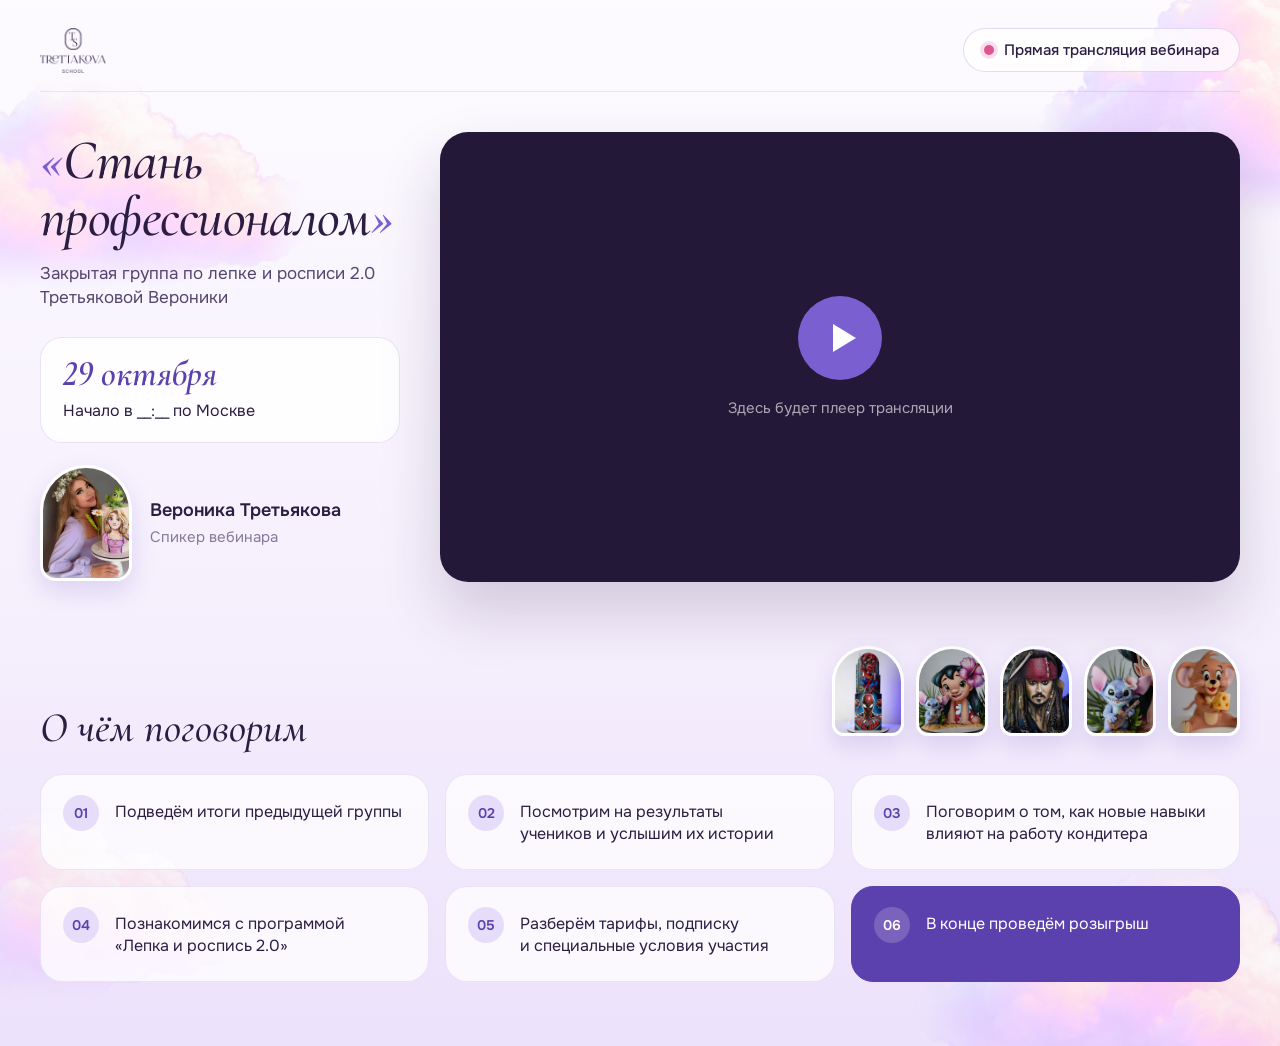
<file: translyaciya/index.html>
<!doctype html>
<html lang="ru">
<head>
<meta charset="utf-8">
<meta name="viewport" content="width=device-width, initial-scale=1">
<meta name="robots" content="noindex, nofollow">
<title>Трансляция вебинара — «Стань профессионалом»</title>
<link rel="preconnect" href="https://fonts.googleapis.com">
<link rel="preconnect" href="https://fonts.gstatic.com" crossorigin>
<link href="https://fonts.googleapis.com/css2?family=Cormorant+Garamond:ital,wght@1,500;1,600&family=Onest:wght@400;500;600&display=swap" rel="stylesheet">
<style>
  * { box-sizing: border-box; margin: 0; padding: 0; }
  html { -webkit-text-size-adjust: 100%; }
  body { background: #F6F1FD; color: #2B1E42; font-family: "Onest", system-ui, -apple-system, Arial, sans-serif; line-height: 1.35; font-variant-numeric: lining-nums; }
  img { display: block; }

  /* весь блок: один экран, как Zero Block */
  .live { position: relative; overflow: hidden; padding: 28px 0 64px;
    background: linear-gradient(180deg, #FDFBFF 0%, #F6F0FD 55%, #ECE2FB 100%); }
  .cloud { position: absolute; pointer-events: none; height: auto; }
  .c1 { width: 460px; left: -150px; top: 70px; opacity: .75; }
  .c2 { width: 420px; right: -170px; top: -40px; opacity: .8; }
  .c3 { width: 520px; right: -150px; bottom: -70px; opacity: .85; }
  .c4 { width: 380px; left: -140px; bottom: 40px; opacity: .6; }

  .in { position: relative; z-index: 2; width: 100%; max-width: 1248px; margin: 0 auto; padding: 0 24px; }

  /* шапка */
  .top { display: flex; align-items: center; justify-content: space-between; gap: 16px; padding-bottom: 18px; border-bottom: 1px solid rgba(43, 30, 66, .09); }
  .logo { width: 66px; height: auto; }
  .onair { display: flex; align-items: center; gap: 10px; height: 44px; padding: 0 20px; border-radius: 999px;
    background: rgba(255, 255, 255, .72); border: 1px solid rgba(122, 95, 208, .22);
    font-size: 15px; font-weight: 500; color: #2B1E42; white-space: nowrap; }
  .dot { width: 10px; height: 10px; border-radius: 50%; background: #E0558F; box-shadow: 0 0 0 4px rgba(224, 85, 143, .18); }

  /* первая часть: текст слева, плеер справа */
  .main { display: grid; grid-template-columns: 360px 1fr; gap: 40px; align-items: start; margin-top: 40px; }
  .title { font-family: "Cormorant Garamond", Georgia, serif; font-style: italic; font-weight: 500; font-size: 56px; line-height: 1.02; letter-spacing: -.01em; color: #2B1E42; }
  .q { color: #7A5FD0; }
  .sub { margin-top: 16px; font-size: 17px; line-height: 1.38; color: #54466D; }

  .when { margin-top: 28px; padding: 18px 22px 20px; border-radius: 22px; background: rgba(255, 255, 255, .78); border: 1px solid rgba(122, 95, 208, .16); }
  .date { font-family: "Cormorant Garamond", Georgia, serif; font-style: italic; font-weight: 600; font-size: 36px; line-height: 1; color: #5B41AD; }
  .time { margin-top: 8px; font-size: 16px; color: #2B1E42; }

  .speaker { margin-top: 22px; display: flex; align-items: center; gap: 18px; }
  .arch { width: 92px; height: 116px; object-fit: cover; border-radius: 46px 46px 16px 16px; border: 3px solid #FFFFFF; box-shadow: 0 10px 24px rgba(91, 65, 173, .16); }
  .name { font-size: 18px; font-weight: 600; color: #2B1E42; }
  .role { margin-top: 4px; font-size: 15px; color: #85799C; }

  /* место под плеер Kinescope (плеер с чатом), 16:9 */
  .player { position: relative; width: 100%; aspect-ratio: 16 / 9; border-radius: 28px; background: #241838; overflow: hidden;
    box-shadow: 0 30px 60px rgba(43, 30, 66, .18); }
  .player-in { position: absolute; inset: 0; display: flex; flex-direction: column; align-items: center; justify-content: center; gap: 18px; }
  .play { width: 84px; height: 84px; }
  .ph { font-size: 15px; color: rgba(255, 255, 255, .62); text-align: center; padding: 0 24px; }

  /* план эфира: пункты слайда 3 из ТЗ */
  .plan { margin-top: 64px; }
  .plan-top { display: flex; align-items: flex-end; justify-content: space-between; gap: 24px; }
  .works { display: flex; gap: 12px; }
  .works img { width: 72px; height: 90px; object-fit: cover; border-radius: 36px 36px 12px 12px; border: 3px solid #FFFFFF; box-shadow: 0 10px 22px rgba(91, 65, 173, .16); }
  .works img:nth-child(odd) { margin-bottom: 14px; }
  .plan-h { font-family: "Cormorant Garamond", Georgia, serif; font-style: italic; font-weight: 500; font-size: 42px; line-height: 1.05; color: #2B1E42; }
  .cards { margin-top: 24px; display: grid; grid-template-columns: repeat(3, 1fr); gap: 16px; }
  .card { display: flex; gap: 16px; align-items: flex-start; min-height: 96px; padding: 20px 22px; border-radius: 22px; background: rgba(255, 255, 255, .74); border: 1px solid rgba(122, 95, 208, .14); }
  .num { flex: none; width: 36px; height: 36px; border-radius: 50%; background: #E6DDFA; color: #5B41AD; font-size: 14px; font-weight: 600; line-height: 36px; text-align: center; }
  .card p { font-size: 16px; line-height: 1.38; color: #2B1E42; padding-top: 6px; text-wrap: balance; }
  .card.gift { background: #5B41AD; border-color: #5B41AD; }
  .card.gift .num { background: rgba(255, 255, 255, .18); color: #FFFFFF; }
  .card.gift p { color: #FFFFFF; }

  /* ноутбук и планшет в ширину: колонка уже */
  @media (max-width: 1100px) {
    .main { grid-template-columns: 300px 1fr; gap: 32px; }
    .title { font-size: 48px; }
    .date { font-size: 32px; }
  }

  /* планшет и телефон: всё в столбик, плеер на всю ширину */
  @media (max-width: 860px) {
    .live { padding: 18px 0 48px; }
    .in { padding: 0 16px; }
    .logo { width: 52px; }
    .onair { height: 38px; padding: 0 14px; font-size: 14px; gap: 8px; }
    .main { display: flex; flex-direction: column; align-items: stretch; margin-top: 28px; gap: 0; }
    .sub { max-width: 345px; }
    .plan-top { flex-direction: column; align-items: center; gap: 18px; }
    .works { gap: 8px; }
    .works img { width: 56px; height: 70px; border-radius: 28px 28px 10px 10px; border-width: 2px; }
    .works img:nth-child(odd) { margin-bottom: 0; margin-top: 10px; }
    .side { display: contents; }
    .head { order: 1; text-align: center; }
    .player { order: 2; }
    .meta { order: 3; }
    .title { font-size: 46px; }
    .sub { margin: 14px auto 0; font-size: 16px; }
    .player { margin-top: 24px; border-radius: 20px; }
    .play { width: 64px; height: 64px; }
    .ph { font-size: 14px; }
    .meta { margin-top: 20px; display: grid; grid-template-columns: 1fr 1fr; gap: 12px; align-items: stretch; }
    .when { margin-top: 0; padding: 16px 18px; border-radius: 18px; }
    .date { font-size: 30px; }
    .time { font-size: 15px; }
    .speaker { margin-top: 0; padding: 12px 14px; border-radius: 18px; background: rgba(255, 255, 255, .78); border: 1px solid rgba(122, 95, 208, .16); gap: 12px; }
    .arch { width: 56px; height: 70px; border-radius: 28px 28px 10px 10px; border-width: 2px; }
    .name { font-size: 16px; }
    .role { font-size: 14px; }
    .plan { margin-top: 40px; }
    .plan-h { font-size: 36px; text-align: center; }
    .cards { grid-template-columns: 1fr 1fr; gap: 10px; margin-top: 18px; }
    .card { min-height: 0; padding: 16px; gap: 12px; border-radius: 18px; }
    .num { width: 30px; height: 30px; line-height: 30px; font-size: 13px; }
    .card p { font-size: 15px; padding-top: 4px; }
    .c1 { width: 300px; left: -120px; top: 60px; }
    .c2 { width: 280px; right: -130px; top: -30px; }
    .c3 { width: 340px; right: -140px; bottom: -40px; }
    .c4 { display: none; }
  }

  @media (max-width: 560px) {
    .title { font-size: 40px; }
    .meta { grid-template-columns: 1fr; }
    .cards { grid-template-columns: 1fr; }
  }
</style>
</head>
<body>
<section class="live" id="live">
  <img class="cloud c1" src="img/puff1.png" alt="">
  <img class="cloud c2" src="img/puff2.png" alt="">
  <img class="cloud c3" src="img/puff3.png" alt="">
  <img class="cloud c4" src="img/puff4.png" alt="">

  <div class="in">
    <div class="top">
      <img class="logo" src="img/logo-plum.png" alt="Tretiakova School">
      <div class="onair"><span class="dot"></span><span>Прямая трансляция вебинара</span></div>
    </div>

    <div class="main">
      <div class="side">
        <div class="head">
          <h1 class="title"><span class="q">«</span>Стань<br>профессионалом<span class="q">»</span></h1>
          <p class="sub">Закрытая группа по лепке и росписи 2.0 Третьяковой Вероники</p>
        </div>
        <div class="meta meta-desk">
          <div class="when">
            <div class="date">29 октября</div>
            <div class="time">Начало в __:__ по Москве</div>
          </div>
          <div class="speaker">
            <img class="arch" src="img/veronika-2.jpg" alt="Вероника Третьякова">
            <div>
              <div class="name">Вероника Третьякова</div>
              <div class="role">Спикер вебинара</div>
            </div>
          </div>
        </div>
      </div>

      <div class="player" id="player">
        <div class="player-in">
          <svg class="play" viewBox="0 0 84 84" aria-hidden="true"><circle cx="42" cy="42" r="42" fill="#7A5FD0"/><path d="M35 28 L58 42 L35 56 Z" fill="#FFFFFF"/></svg>
          <div class="ph">Здесь будет плеер трансляции</div>
        </div>
      </div>
    </div>

    <div class="plan">
      <div class="plan-top">
        <h2 class="plan-h">О чём поговорим</h2>
        <div class="works">
          <img src="img/spider.jpg" alt="">
          <img src="img/lilo.jpg" alt="">
          <img src="img/jack-close.jpg" alt="">
          <img src="img/stitch.jpg" alt="">
          <img src="img/jerry.jpg" alt="">
        </div>
      </div>
      <div class="cards">
        <div class="card"><span class="num">01</span><p>Подведём итоги предыдущей&nbsp;группы</p></div>
        <div class="card"><span class="num">02</span><p>Посмотрим на&nbsp;результаты учеников и&nbsp;услышим их истории</p></div>
        <div class="card"><span class="num">03</span><p>Поговорим о&nbsp;том, как новые навыки влияют на&nbsp;работу кондитера</p></div>
        <div class="card"><span class="num">04</span><p>Познакомимся с&nbsp;программой «Лепка и&nbsp;роспись&nbsp;2.0»</p></div>
        <div class="card"><span class="num">05</span><p>Разберём тарифы, подписку и&nbsp;специальные условия участия</p></div>
        <div class="card gift"><span class="num">06</span><p>В конце проведём розыгрыш</p></div>
      </div>
    </div>
  </div>
</section>
</body>
</html>
</file>
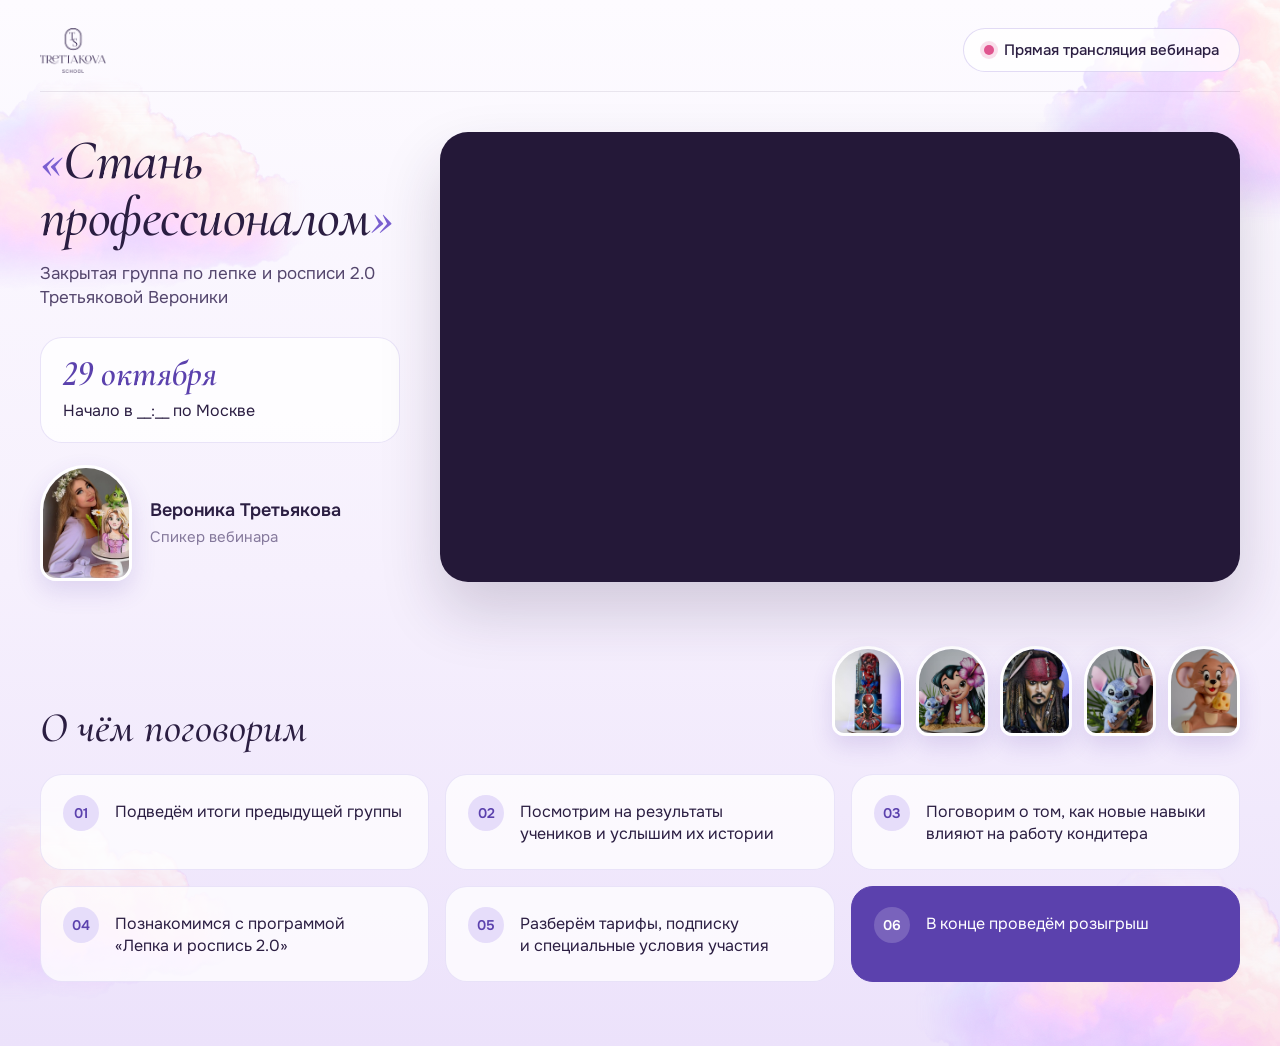
<file: translyaciya/test-player.html>
<!doctype html>
<html lang="ru">
<head>
<meta charset="utf-8">
<meta name="viewport" content="width=device-width, initial-scale=1">
<meta name="robots" content="noindex, nofollow">
<title>Тест плеера · Трансляция вебинара — «Стань профессионалом»</title>
<link rel="preconnect" href="https://fonts.googleapis.com">
<link rel="preconnect" href="https://fonts.gstatic.com" crossorigin>
<link href="https://fonts.googleapis.com/css2?family=Cormorant+Garamond:ital,wght@1,500;1,600&family=Onest:wght@400;500;600&display=swap" rel="stylesheet">
<style>
  * { box-sizing: border-box; margin: 0; padding: 0; }
  html { -webkit-text-size-adjust: 100%; }
  body { background: #F6F1FD; color: #2B1E42; font-family: "Onest", system-ui, -apple-system, Arial, sans-serif; line-height: 1.35; font-variant-numeric: lining-nums; }
  img { display: block; }

  /* весь блок: один экран, как Zero Block */
  .live { position: relative; overflow: hidden; padding: 28px 0 64px;
    background: linear-gradient(180deg, #FDFBFF 0%, #F6F0FD 55%, #ECE2FB 100%); }
  .cloud { position: absolute; pointer-events: none; height: auto; }
  .c1 { width: 460px; left: -150px; top: 70px; opacity: .75; }
  .c2 { width: 420px; right: -170px; top: -40px; opacity: .8; }
  .c3 { width: 520px; right: -150px; bottom: -70px; opacity: .85; }
  .c4 { width: 380px; left: -140px; bottom: 40px; opacity: .6; }

  .in { position: relative; z-index: 2; width: 100%; max-width: 1248px; margin: 0 auto; padding: 0 24px; }

  /* шапка */
  .top { display: flex; align-items: center; justify-content: space-between; gap: 16px; padding-bottom: 18px; border-bottom: 1px solid rgba(43, 30, 66, .09); }
  .logo { width: 66px; height: auto; }
  .onair { display: flex; align-items: center; gap: 10px; height: 44px; padding: 0 20px; border-radius: 999px;
    background: rgba(255, 255, 255, .72); border: 1px solid rgba(122, 95, 208, .22);
    font-size: 15px; font-weight: 500; color: #2B1E42; white-space: nowrap; }
  .dot { width: 10px; height: 10px; border-radius: 50%; background: #E0558F; box-shadow: 0 0 0 4px rgba(224, 85, 143, .18); }

  /* первая часть: текст слева, плеер справа */
  .main { display: grid; grid-template-columns: 360px 1fr; gap: 40px; align-items: start; margin-top: 40px; }
  .title { font-family: "Cormorant Garamond", Georgia, serif; font-style: italic; font-weight: 500; font-size: 56px; line-height: 1.02; letter-spacing: -.01em; color: #2B1E42; }
  .q { color: #7A5FD0; }
  .sub { margin-top: 16px; font-size: 17px; line-height: 1.38; color: #54466D; }

  .when { margin-top: 28px; padding: 18px 22px 20px; border-radius: 22px; background: rgba(255, 255, 255, .78); border: 1px solid rgba(122, 95, 208, .16); }
  .date { font-family: "Cormorant Garamond", Georgia, serif; font-style: italic; font-weight: 600; font-size: 36px; line-height: 1; color: #5B41AD; }
  .time { margin-top: 8px; font-size: 16px; color: #2B1E42; }

  .speaker { margin-top: 22px; display: flex; align-items: center; gap: 18px; }
  .arch { width: 92px; height: 116px; object-fit: cover; border-radius: 46px 46px 16px 16px; border: 3px solid #FFFFFF; box-shadow: 0 10px 24px rgba(91, 65, 173, .16); }
  .name { font-size: 18px; font-weight: 600; color: #2B1E42; }
  .role { margin-top: 4px; font-size: 15px; color: #85799C; }

  /* место под плеер Kinescope (плеер с чатом), 16:9 */
  .player { position: relative; width: 100%; aspect-ratio: 16 / 9; border-radius: 28px; background: #241838; overflow: hidden;
    box-shadow: 0 30px 60px rgba(43, 30, 66, .18); }
  .player-in { position: absolute; inset: 0; display: flex; flex-direction: column; align-items: center; justify-content: center; gap: 18px; }
  .play { width: 84px; height: 84px; }
  .ph { font-size: 15px; color: rgba(255, 255, 255, .62); text-align: center; padding: 0 24px; }

  /* план эфира: пункты слайда 3 из ТЗ */
  .plan { margin-top: 64px; }
  .plan-top { display: flex; align-items: flex-end; justify-content: space-between; gap: 24px; }
  .works { display: flex; gap: 12px; }
  .works img { width: 72px; height: 90px; object-fit: cover; border-radius: 36px 36px 12px 12px; border: 3px solid #FFFFFF; box-shadow: 0 10px 22px rgba(91, 65, 173, .16); }
  .works img:nth-child(odd) { margin-bottom: 14px; }
  .plan-h { font-family: "Cormorant Garamond", Georgia, serif; font-style: italic; font-weight: 500; font-size: 42px; line-height: 1.05; color: #2B1E42; }
  .cards { margin-top: 24px; display: grid; grid-template-columns: repeat(3, 1fr); gap: 16px; }
  .card { display: flex; gap: 16px; align-items: flex-start; min-height: 96px; padding: 20px 22px; border-radius: 22px; background: rgba(255, 255, 255, .74); border: 1px solid rgba(122, 95, 208, .14); }
  .num { flex: none; width: 36px; height: 36px; border-radius: 50%; background: #E6DDFA; color: #5B41AD; font-size: 14px; font-weight: 600; line-height: 36px; text-align: center; }
  .card p { font-size: 16px; line-height: 1.38; color: #2B1E42; padding-top: 6px; text-wrap: balance; }
  .card.gift { background: #5B41AD; border-color: #5B41AD; }
  .card.gift .num { background: rgba(255, 255, 255, .18); color: #FFFFFF; }
  .card.gift p { color: #FFFFFF; }

  /* ноутбук и планшет в ширину: колонка уже */
  @media (max-width: 1100px) {
    .main { grid-template-columns: 300px 1fr; gap: 32px; }
    .title { font-size: 48px; }
    .date { font-size: 32px; }
  }

  /* планшет и телефон: всё в столбик, плеер на всю ширину */
  @media (max-width: 860px) {
    .live { padding: 18px 0 48px; }
    .in { padding: 0 16px; }
    .logo { width: 52px; }
    .onair { height: 38px; padding: 0 14px; font-size: 14px; gap: 8px; }
    .main { display: flex; flex-direction: column; align-items: stretch; margin-top: 28px; gap: 0; }
    .sub { max-width: 345px; }
    .plan-top { flex-direction: column; align-items: center; gap: 18px; }
    .works { gap: 8px; }
    .works img { width: 56px; height: 70px; border-radius: 28px 28px 10px 10px; border-width: 2px; }
    .works img:nth-child(odd) { margin-bottom: 0; margin-top: 10px; }
    .side { display: contents; }
    .head { order: 1; text-align: center; }
    .player { order: 2; }
    .meta { order: 3; }
    .title { font-size: 46px; }
    .sub { margin: 14px auto 0; font-size: 16px; }
    .player { margin-top: 24px; border-radius: 20px; }
    .play { width: 64px; height: 64px; }
    .ph { font-size: 14px; }
    .meta { margin-top: 20px; display: grid; grid-template-columns: 1fr 1fr; gap: 12px; align-items: stretch; }
    .when { margin-top: 0; padding: 16px 18px; border-radius: 18px; }
    .date { font-size: 30px; }
    .time { font-size: 15px; }
    .speaker { margin-top: 0; padding: 12px 14px; border-radius: 18px; background: rgba(255, 255, 255, .78); border: 1px solid rgba(122, 95, 208, .16); gap: 12px; }
    .arch { width: 56px; height: 70px; border-radius: 28px 28px 10px 10px; border-width: 2px; }
    .name { font-size: 16px; }
    .role { font-size: 14px; }
    .plan { margin-top: 40px; }
    .plan-h { font-size: 36px; text-align: center; }
    .cards { grid-template-columns: 1fr 1fr; gap: 10px; margin-top: 18px; }
    .card { min-height: 0; padding: 16px; gap: 12px; border-radius: 18px; }
    .num { width: 30px; height: 30px; line-height: 30px; font-size: 13px; }
    .card p { font-size: 15px; padding-top: 4px; }
    .c1 { width: 300px; left: -120px; top: 60px; }
    .c2 { width: 280px; right: -130px; top: -30px; }
    .c3 { width: 340px; right: -140px; bottom: -40px; }
    .c4 { display: none; }
  }

  @media (max-width: 560px) {
    .title { font-size: 40px; }
    .meta { grid-template-columns: 1fr; }
    .cards { grid-template-columns: 1fr; }
  }
</style>
</head>
<body>
<section class="live" id="live">
  <img class="cloud c1" src="img/puff1.png" alt="">
  <img class="cloud c2" src="img/puff2.png" alt="">
  <img class="cloud c3" src="img/puff3.png" alt="">
  <img class="cloud c4" src="img/puff4.png" alt="">

  <div class="in">
    <div class="top">
      <img class="logo" src="img/logo-plum.png" alt="Tretiakova School">
      <div class="onair"><span class="dot"></span><span>Прямая трансляция вебинара</span></div>
    </div>

    <div class="main">
      <div class="side">
        <div class="head">
          <h1 class="title"><span class="q">«</span>Стань<br>профессионалом<span class="q">»</span></h1>
          <p class="sub">Закрытая группа по лепке и росписи 2.0 Третьяковой Вероники</p>
        </div>
        <div class="meta meta-desk">
          <div class="when">
            <div class="date">29 октября</div>
            <div class="time">Начало в __:__ по Москве</div>
          </div>
          <div class="speaker">
            <img class="arch" src="img/veronika-2.jpg" alt="Вероника Третьякова">
            <div>
              <div class="name">Вероника Третьякова</div>
              <div class="role">Спикер вебинара</div>
            </div>
          </div>
        </div>
      </div>

      <div class="player" id="player">
        <iframe src="https://kinescope.io/embed/0cFfr1dXEJhRqoUEipkHj5" style="position:absolute;inset:0;width:100%;height:100%;border:0" allow="autoplay; fullscreen; picture-in-picture; encrypted-media; gyroscope; accelerometer; clipboard-write; screen-wake-lock;" allowfullscreen></iframe>
      </div>
    </div>

    <div class="plan">
      <div class="plan-top">
        <h2 class="plan-h">О чём поговорим</h2>
        <div class="works">
          <img src="img/spider.jpg" alt="">
          <img src="img/lilo.jpg" alt="">
          <img src="img/jack-close.jpg" alt="">
          <img src="img/stitch.jpg" alt="">
          <img src="img/jerry.jpg" alt="">
        </div>
      </div>
      <div class="cards">
        <div class="card"><span class="num">01</span><p>Подведём итоги предыдущей&nbsp;группы</p></div>
        <div class="card"><span class="num">02</span><p>Посмотрим на&nbsp;результаты учеников и&nbsp;услышим их истории</p></div>
        <div class="card"><span class="num">03</span><p>Поговорим о&nbsp;том, как новые навыки влияют на&nbsp;работу кондитера</p></div>
        <div class="card"><span class="num">04</span><p>Познакомимся с&nbsp;программой «Лепка и&nbsp;роспись&nbsp;2.0»</p></div>
        <div class="card"><span class="num">05</span><p>Разберём тарифы, подписку и&nbsp;специальные условия участия</p></div>
        <div class="card gift"><span class="num">06</span><p>В конце проведём розыгрыш</p></div>
      </div>
    </div>
  </div>
</section>
</body>
</html>
</file>
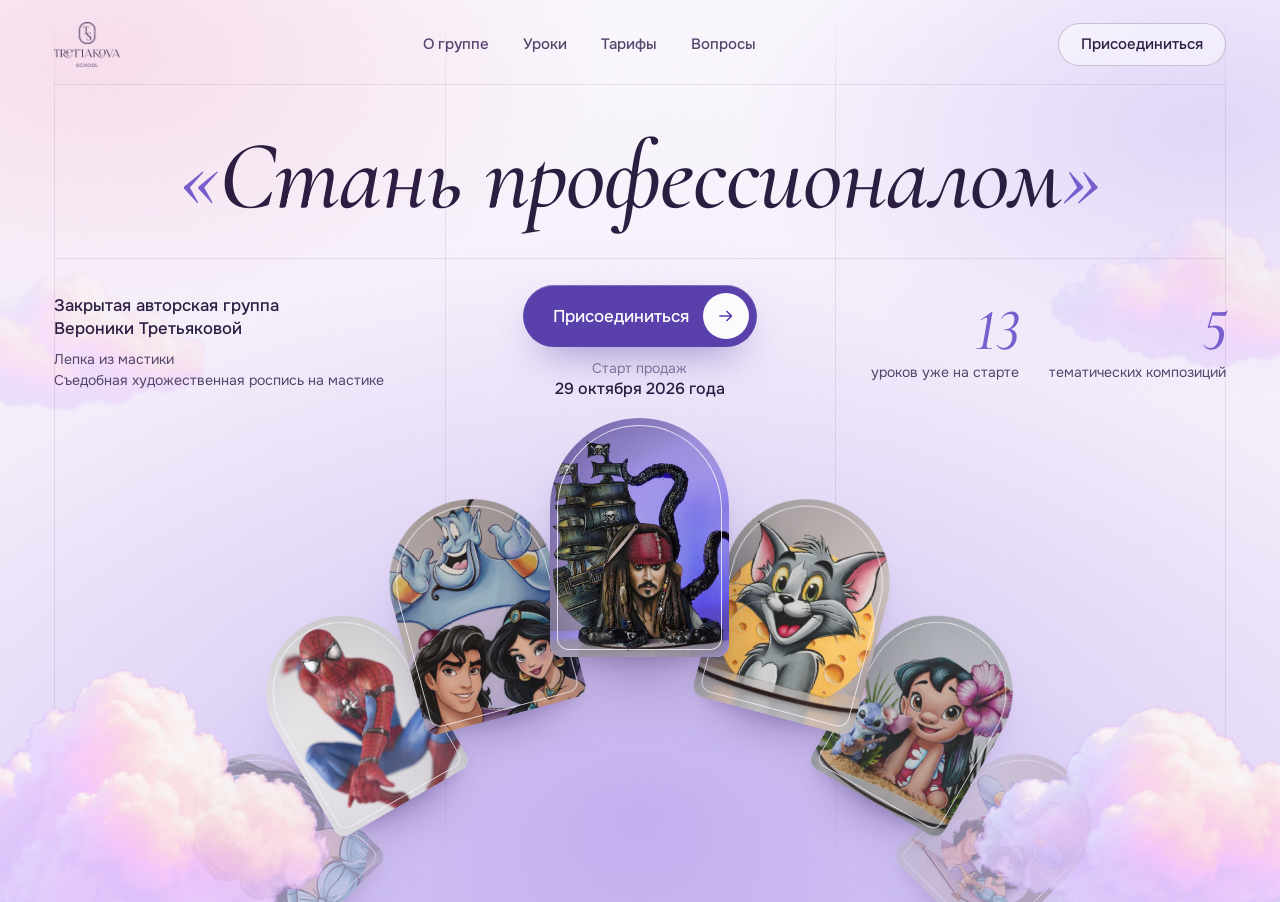
<file: v/fan.html>
<!doctype html>
<html lang="ru">
<head>
<meta charset="utf-8">
<meta name="viewport" content="width=device-width, initial-scale=1">
<meta name="robots" content="noindex, nofollow">
<title>Веер — Стань профессионалом</title>
<link rel="stylesheet" href="shared.css">
<style>
  .hero { position: relative; min-height: 100svh; overflow: hidden; isolation: isolate; display: flex; flex-direction: column; }
  .nav { z-index: 160; }
  .sky::after { content: ""; position: absolute; left: 50%; bottom: -38vw; width: 130vw; height: 90vw; transform: translateX(-50%); border-radius: 50%;
    background: radial-gradient(closest-side, rgba(186, 164, 240, .7), rgba(207, 192, 246, .38) 55%, rgba(214, 200, 246, 0)); }
  .cols i:nth-child(1) { left: var(--gut); }
  .cols i:nth-child(2) { left: calc(var(--gut) + (100% - var(--gut) * 2) / 3); }
  .cols i:nth-child(3) { left: calc(var(--gut) + (100% - var(--gut) * 2) * 2 / 3); }
  .cols i:nth-child(4) { right: var(--gut); }

  .top { position: relative; z-index: 30; padding-top: clamp(26px, 5vh, 56px); }
  .title { text-align: center; font-size: clamp(48px, 7.6vw, 122px); line-height: .95; }
  .title .br { display: none; }
  .row { display: grid; grid-template-columns: repeat(3, minmax(0, 1fr)); align-items: center; gap: 24px clamp(20px, 3vw, 48px);
    margin-top: clamp(22px, 4vh, 40px); padding-top: clamp(18px, 3vh, 26px); border-top: 1px solid var(--line); }
  .row .left .lead { font-size: clamp(16px, 1.3vw, 19px); }
  .row .left .dirs { margin-top: 10px; flex-direction: column; align-items: flex-start; gap: 2px; }
  .row .left .dirs .star { display: none; }
  .row .mid { display: flex; flex-direction: column; align-items: center; gap: 12px; text-align: center; }
  .row .mid .date { text-align: center; }
  .row .right { display: flex; justify-content: flex-end; gap: 30px; }
  .row .right .stat { flex-direction: column; gap: 6px; align-items: flex-end; text-align: right; }
  .stat b { font-variant-numeric: lining-nums; }

  .fan { position: relative; z-index: 20; flex: 1; min-height: var(--stageH, 440px); margin-top: clamp(10px, 2vh, 24px); }
  .fan .card { --cw: 200px; left: calc(50% - var(--cw) / 2); top: 0; cursor: pointer;
    transform-origin: 50% var(--P, 900px);
    transform: rotate(calc(var(--k) * var(--ang, 11deg))) scale(var(--s, 1));
    transition: transform 1.2s cubic-bezier(.6, 0, .2, 1), opacity 1.2s, box-shadow .6s; }
  .fan .card.jump { transition: none; }
  .fan .card.on { box-shadow: 0 46px 80px -40px rgba(52, 30, 100, .65), 0 14px 26px -16px rgba(52, 30, 100, .3); }
  .fan-cap { position: absolute; left: 50%; transform: translateX(-50%); z-index: 200; width: max-content; max-width: 90vw; pointer-events: none; }

  .cloud.c1 { --w: clamp(200px, 22vw, 340px); left: -6%; top: 30%; --o: .5; --b: 1.5px; z-index: 2; }
  .cloud.c2 { --w: clamp(220px, 24vw, 380px); right: -6%; top: 24%; --o: .55; --b: 1px; z-index: 2; --t: 90s; }
  .cloud.c3 { --w: clamp(260px, 34vw, 520px); left: -8%; bottom: -5%; z-index: 40; --o: .97; --t: 64s; }
  .cloud.c4 { --w: clamp(260px, 32vw, 500px); right: -8%; bottom: -3%; z-index: 40; --o: .95; --t: 78s; --dx: -34px; }

  @media (max-width: 979px) {
    .row { grid-template-columns: minmax(0, 1fr) auto; }
    .row .left { grid-column: 1; }
    .row .mid { grid-column: 2; align-items: flex-end; }
    .row .right { display: none; }
    .cols i:nth-child(2), .cols i:nth-child(3) { display: none; }
  }
  @media (max-width: 699px) {
    .title .br { display: inline; }
    .title { font-size: clamp(48px, 12.8vw, 80px); }
    .row { grid-template-columns: minmax(0, 1fr); text-align: center; border-top: 0; padding-top: 0; margin-top: 20px; }
    .row .left .dirs { align-items: center; }
    .row .mid { grid-column: 1; align-items: center; }
    .cloud.c3 { bottom: -9%; --w: 62vw; left: -18%; }
    .cloud.c4 { bottom: -8%; --w: 58vw; right: -18%; }
  }
</style>
</head>
<body>
<section class="hero" id="hero">
  <div class="sky">
    <img class="cloud c1" src="img/puff1.png" alt="">
    <img class="cloud c2" src="img/puff3.png" alt="">
  </div>
  <div class="cols"><div class="wrap"><i></i><i></i><i></i><i></i></div></div>

  <header class="nav wrap">
    <a class="logo" href="#"><img src="img/logo-plum.png" alt="Tretiakova School"></a>
    <nav class="menu"><a href="#about">О группе</a><a href="#lessons">Уроки</a><a href="#price">Тарифы</a><a href="#faq">Вопросы</a></nav>
    <a class="nav-btn" href="https://t.me/Trtiakova_School_bot">Присоединиться</a>
  </header>

  <div class="top wrap" id="top">
    <h1 class="title"><span class="q">«</span>Стань <br class="br">профессионалом<span class="q">»</span></h1>
    <div class="row">
      <div class="left">
        <p class="lead">Закрытая авторская группа Вероники Третьяковой</p>
        <p class="dirs"><span>Лепка из мастики</span><svg class="star" viewBox="0 0 10 10" aria-hidden="true"><path fill="currentColor" d="M5 0 C5.4 3.6 6.4 4.6 10 5 C6.4 5.4 5.4 6.4 5 10 C4.6 6.4 3.6 5.4 0 5 C3.6 4.6 4.6 3.6 5 0Z"/></svg><span>Съедобная художественная роспись на&nbsp;мастике</span></p>
      </div>
      <div class="mid">
        <a class="btn" href="https://t.me/Trtiakova_School_bot">Присоединиться<span class="arr"><svg viewBox="0 0 18 18" aria-hidden="true"><path d="M3 9h11M10 4.5 14.5 9 10 13.5" fill="none" stroke="currentColor" stroke-width="1.7" stroke-linecap="round" stroke-linejoin="round"/></svg></span></a>
        <p class="date">Старт продаж<b>29 октября 2026 года</b></p>
      </div>
      <div class="right">
        <div class="stat"><b>13</b><span>уроков уже на&nbsp;старте</span></div>
        <div class="stat"><b>5</b><span>тематических композиций</span></div>
      </div>
    </div>
  </div>

  <div class="fan" id="fan" aria-label="Работы: композиции курса"></div>
  <p class="cap fan-cap" id="cap"></p>

  <img class="cloud c3" src="img/puff2.png" alt="">
  <img class="cloud c4" src="img/puff4.png" alt="">
  <div class="grain"></div>
</section>

<script>
(() => {
  const DATA = [
    ['jack-full', '«Капитан Джек Воробей»', '3 урока'],
    ['tom', '«Том и Джерри»', '3 урока'],
    ['lilo', '«Лило и Стич»', '2 урока'],
    ['arab', '«Арабская ночь»', '3 урока по росписи'],
    ['spider', '«Человек-паук»', '2 урока'],
    ['jack-close', '«Капитан Джек Воробей»', '3 урока'],
    ['jerry', '«Том и Джерри»', '3 урока'],
    ['stitch', '«Лило и Стич»', '2 урока'],
    ['jasmine', '«Арабская ночь»', '3 урока по росписи'],
    ['spider-fig', '«Человек-паук»', '2 урока'],
    ['genie', '«Арабская ночь»', '3 урока по росписи'],
  ];
  const N = DATA.length;
  const hero = document.getElementById('hero');
  const fan = document.getElementById('fan');
  const cap = document.getElementById('cap');
  let cur = 0, timer = null, lastW = 0, VIS = 4, prevK = [];

  const cards = DATA.map(([f, t], i) => {
    const el = document.createElement('figure');
    el.className = 'card';
    el.innerHTML = `<img src="img/${f}.jpg" alt="Торт ${t}" draggable="false">`;
    el.addEventListener('click', () => { const k = slotOf(i); if (k) { go(k); play(); } });
    fan.appendChild(el);
    return el;
  });

  function slotOf(i) { let k = ((i - cur) % N + N) % N; if (k > N / 2) k -= N; return k; }

  function measure() {
    const W = hero.clientWidth, vh = window.innerHeight;
    const small = W < 700;
    const cw = small ? Math.min(W * .44, 190) : Math.max(150, Math.min(W * .14, 214));
    const ch = cw * 4 / 3;
    const ang = small ? 19 : 15;
    VIS = small ? 2 : 3;
    const P = ch * (small ? 2.7 : 3.3);
    fan.style.setProperty('--ang', ang + 'deg');
    cards.forEach(c => { c.style.setProperty('--cw', cw + 'px'); c.style.setProperty('--P', P + 'px'); });
    const capH = 64;
    const topB = document.getElementById('top').getBoundingClientRect().bottom - hero.getBoundingClientRect().top;
    const stage = Math.max(ch + capH + ch * (small ? .34 : .3), vh - topB - 16);
    fan.style.setProperty('--stageH', stage + 'px');
    fan.style.minHeight = stage + 'px';
    cap.style.top = (fan.offsetTop + ch + ch * (small ? .34 : .3)) + 'px';
  }

  function place(first) {
    cards.forEach((el, i) => {
      const k = slotOf(i);
      const a = Math.abs(k);
      const jumped = !first && prevK[i] !== undefined && Math.abs(prevK[i] - k) > 1;
      el.classList.toggle('jump', jumped || !!first);
      el.style.setProperty('--k', k);
      el.style.setProperty('--s', (1 - a * .075).toFixed(3));
      el.style.opacity = a > VIS ? 0 : a === VIS ? .45 : 1;
      el.style.zIndex = String(50 - a);
      el.style.pointerEvents = a > VIS ? 'none' : '';
      el.style.setProperty('--mist', (a * .07).toFixed(2));
      el.classList.toggle('on', k === 0);
      prevK[i] = k;
    });
    if (first) requestAnimationFrame(() => requestAnimationFrame(() => cards.forEach(c => c.classList.remove('jump'))));
    const d = DATA[((cur % N) + N) % N];
    cap.style.opacity = 0;
    setTimeout(() => { cap.innerHTML = `${d[1]}<small>${d[2]}</small>`; cap.style.opacity = 1; }, 360);
  }

  function go(dir) { cur += dir; place(false); }
  const reduce = window.matchMedia('(prefers-reduced-motion: reduce)').matches;
  function play() { if (reduce) return; stop(); timer = setInterval(() => go(1), 3000); }
  function stop() { clearInterval(timer); timer = null; }
  fan.addEventListener('mouseenter', stop);
  fan.addEventListener('mouseleave', play);

  // свайп на телефоне
  let sx = null;
  fan.addEventListener('pointerdown', e => { sx = e.clientX; });
  fan.addEventListener('pointerup', e => { if (sx === null) return; const dx = e.clientX - sx; sx = null; if (Math.abs(dx) > 40) { go(dx < 0 ? 1 : -1); play(); } });

  new IntersectionObserver(es => { es[0].isIntersecting ? play() : stop(); }).observe(fan);
  window.addEventListener('resize', () => { if (hero.clientWidth === lastW) return; lastW = hero.clientWidth; measure(); place(true); });
  const start = () => { lastW = hero.clientWidth; measure(); place(true); play(); };
  if (document.fonts && document.fonts.ready) document.fonts.ready.then(start); else window.addEventListener('load', start);
})();
</script>
</body>
</html>
</file>
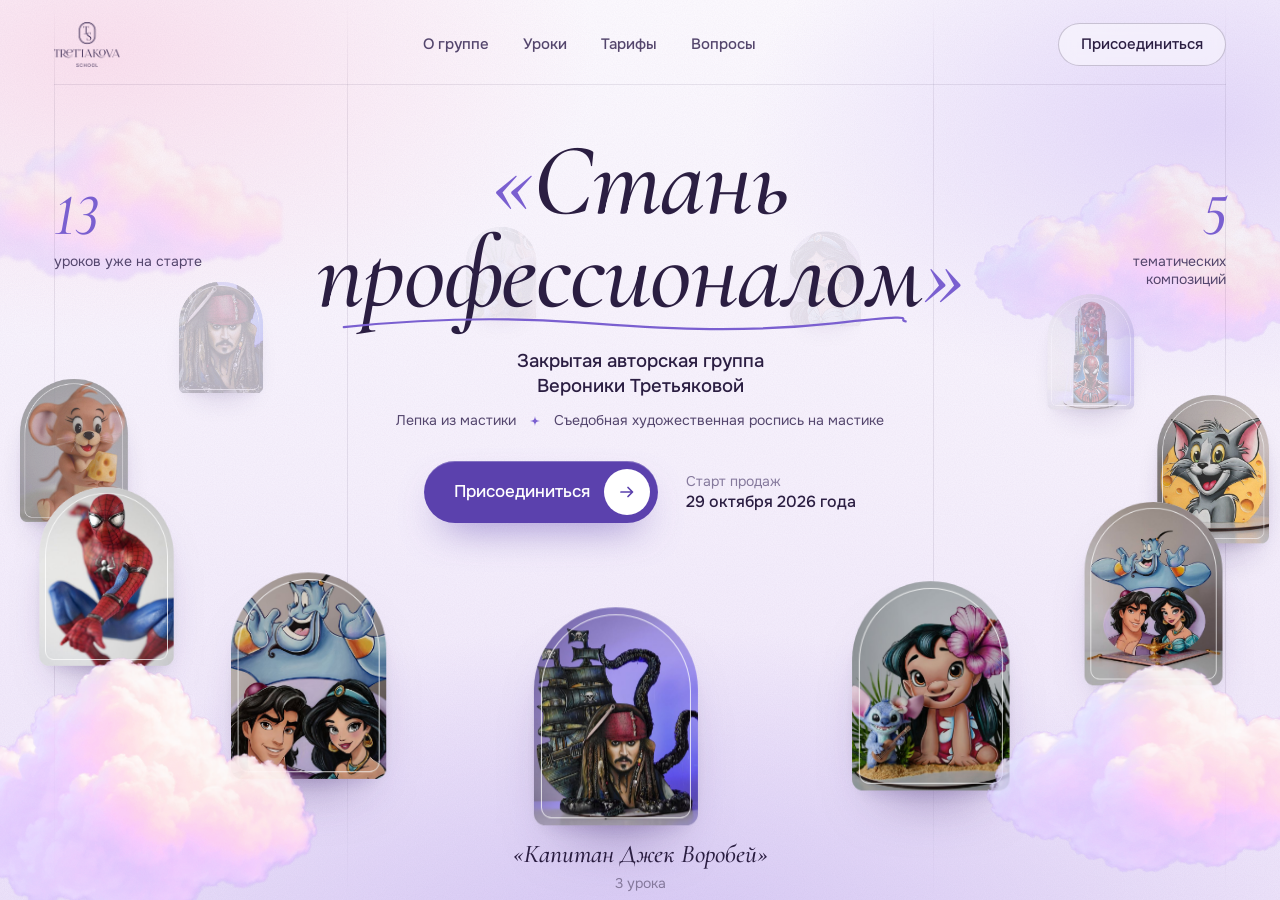
<file: v/orbit.html>
<!doctype html>
<html lang="ru">
<head>
<meta charset="utf-8">
<meta name="viewport" content="width=device-width, initial-scale=1">
<meta name="robots" content="noindex, nofollow">
<title>Орбита — Стань профессионалом</title>
<link rel="stylesheet" href="shared.css">
<style>
  .hero { position: relative; min-height: 100svh; overflow: hidden; isolation: isolate; }
  .nav { z-index: 160; }
  .cols i:nth-child(1) { left: var(--gut); }
  .cols i:nth-child(2) { left: calc(var(--gut) + (100% - var(--gut) * 2) * .25); }
  .cols i:nth-child(3) { left: calc(var(--gut) + (100% - var(--gut) * 2) * .75); }
  .cols i:nth-child(4) { right: var(--gut); }

  .head { position: relative; z-index: 150; display: flex; flex-direction: column; align-items: center; text-align: center;
    padding-top: clamp(30px, 5.5vh, 64px); pointer-events: none; }
  .head a, .head .btn { pointer-events: auto; }
  .title { position: relative; }
  .title .l2 { position: relative; display: inline-block; }
  .swash { position: absolute; left: 4%; right: 2%; bottom: -.16em; width: 94%; height: .22em; overflow: visible; }
  .swash path { fill: none; stroke: var(--lilac); stroke-width: 2.2; stroke-linecap: round; vector-effect: non-scaling-stroke;
    stroke-dasharray: 1; stroke-dashoffset: 1; animation: draw 1.6s .5s cubic-bezier(.6, 0, .2, 1) forwards; }
  @keyframes draw { to { stroke-dashoffset: 0; } }
  .lead { margin-top: clamp(26px, 3.4vh, 38px); max-width: 30ch; }
  .dirs { margin-top: 12px; justify-content: center; }
  .cta-row { margin-top: clamp(24px, 3.4vh, 34px); justify-content: center; }
  .date { text-align: left; }

  .stats { display: none; }
  @media (min-width: 1180px) {
    .stats { position: absolute; left: var(--gut); right: var(--gut); top: clamp(120px, 21vh, 190px); display: flex; justify-content: space-between; z-index: 150; pointer-events: none; }
    .stat { flex-direction: column; gap: 10px; max-width: 150px; }
    .stats .stat:last-child { align-items: flex-end; text-align: right; }
  }

  .ring { position: absolute; inset: 0; touch-action: pan-y; cursor: grab; }
  .ring.drag { cursor: grabbing; }
  .ring .card { --cw: 200px; }
  .orbit-cap { position: absolute; left: 50%; z-index: 170; transform: translateX(-50%); width: max-content; max-width: 90vw; pointer-events: none; }

  .cloud.c1 { --w: clamp(220px, 26vw, 380px); left: -4%; top: 13%; --o: .55; --b: 1.5px; z-index: 2; --dx: 30px; }
  .cloud.c2 { --w: clamp(240px, 30vw, 440px); right: -6%; top: 18%; --o: .7; --b: .5px; z-index: 2; --t: 85s; }
  .cloud.c3 { --w: clamp(230px, 32vw, 470px); left: -7%; bottom: -2%; z-index: 140; --o: .96; --t: 60s; }
  .cloud.c4 { --w: clamp(220px, 30vw, 440px); right: -7%; bottom: 3%; z-index: 140; --o: .92; --t: 75s; --dx: -36px; }

  .title { font-size: clamp(48px, 8vw, 124px); }
  .stat b { font-variant-numeric: lining-nums; }
  @media (max-width: 899px) {
    .title { font-size: clamp(48px, 12.6vw, 92px); }
    .cloud.c1 { top: 22%; }
  }
  @media (max-width: 599px) {
    .dirs { flex-direction: column; gap: 4px; }
    .dirs .star { display: none; }
    .lead { margin-top: 22px; }
    .cta-row { flex-direction: column; gap: 14px; margin-top: 24px; }
    .date { text-align: center; }
  }
</style>
</head>
<body>
<section class="hero" id="hero">
  <div class="sky">
    <img class="cloud c1" src="img/puff1.png" alt="">
    <img class="cloud c2" src="img/puff3.png" alt="">
  </div>
  <div class="cols"><div class="wrap"><i></i><i></i><i></i><i></i></div></div>

  <header class="nav wrap">
    <a class="logo" href="#"><img src="img/logo-plum.png" alt="Tretiakova School"></a>
    <nav class="menu"><a href="#about">О группе</a><a href="#lessons">Уроки</a><a href="#price">Тарифы</a><a href="#faq">Вопросы</a></nav>
    <a class="nav-btn" href="https://t.me/Trtiakova_School_bot">Присоединиться</a>
  </header>

  <div class="stats">
    <div class="stat"><b>13</b><span>уроков уже на&nbsp;старте</span></div>
    <div class="stat"><b>5</b><span>тематических композиций</span></div>
  </div>

  <div class="head wrap">
    <h1 class="title" id="title"><span class="q">«</span>Стань<br><span class="l2">профессионалом<svg class="swash" viewBox="0 0 600 24" preserveAspectRatio="none" aria-hidden="true"><path pathLength="1" d="M4 15 C 90 6, 170 4, 250 10 S 420 22, 520 11 S 585 7, 596 9"/></svg></span><span class="q">»</span></h1>
    <p class="lead">Закрытая авторская группа Вероники Третьяковой</p>
    <p class="dirs"><span>Лепка из мастики</span><svg class="star" viewBox="0 0 10 10" aria-hidden="true"><path fill="currentColor" d="M5 0 C5.4 3.6 6.4 4.6 10 5 C6.4 5.4 5.4 6.4 5 10 C4.6 6.4 3.6 5.4 0 5 C3.6 4.6 4.6 3.6 5 0Z"/></svg><span>Съедобная художественная роспись на&nbsp;мастике</span></p>
    <div class="cta-row">
      <a class="btn" href="https://t.me/Trtiakova_School_bot">Присоединиться<span class="arr"><svg viewBox="0 0 18 18" aria-hidden="true"><path d="M3 9h11M10 4.5 14.5 9 10 13.5" fill="none" stroke="currentColor" stroke-width="1.7" stroke-linecap="round" stroke-linejoin="round"/></svg></span></a>
      <p class="date">Старт продаж<b>29 октября 2026 года</b></p>
    </div>
  </div>

  <div class="ring" id="ring" aria-label="Работы учениц и автора: композиции курса"></div>
  <p class="cap orbit-cap" id="cap"></p>

  <img class="cloud c3" src="img/puff2.png" alt="">
  <img class="cloud c4" src="img/puff4.png" alt="">
  <div class="grain"></div>
</section>

<script>
(() => {
  const DATA = [
    ['jack-full', '«Капитан Джек Воробей»', '3 урока'],
    ['lilo', '«Лило и Стич»', '2 урока'],
    ['arab', '«Арабская ночь»', '3 урока по росписи'],
    ['tom', '«Том и Джерри»', '3 урока'],
    ['spider', '«Человек-паук»', '2 урока'],
    ['jasmine', '«Арабская ночь»', '3 урока по росписи'],
    ['stitch', '«Лило и Стич»', '2 урока'],
    ['jack-close', '«Капитан Джек Воробей»', '3 урока'],
    ['jerry', '«Том и Джерри»', '3 урока'],
    ['spider-fig', '«Человек-паук»', '2 урока'],
    ['genie', '«Арабская ночь»', '3 урока по росписи'],
  ];
  const hero = document.getElementById('hero');
  const ring = document.getElementById('ring');
  const cap = document.getElementById('cap');
  const title = document.getElementById('title');
  const head = document.querySelector('.head');
  const ALL = DATA.map((_, i) => i);
  const PHONE = [0, 1, 2, 3, 9, 5, 6, 8]; // на телефоне 8 карточек, иначе они ложатся стопкой
  let act = ALL, N = ALL.length, STEP = Math.PI * 2 / N;

  const cards = DATA.map(([f, t]) => {
    const el = document.createElement('figure');
    el.className = 'card';
    el.innerHTML = `<img src="img/${f}.jpg" alt="Торт ${t}" draggable="false" loading="eager">`;
    ring.appendChild(el);
    return el;
  });

  let W, H, cw, ch, cx, cy, rx, ry, small = false;
  function measure() {
    hero.style.minHeight = '';
    W = hero.clientWidth;
    const vh = window.innerHeight;
    small = W < 600;
    act = small ? PHONE : ALL; N = act.length; STEP = Math.PI * 2 / N;
    cards.forEach((c, i) => { c.style.display = act.includes(i) ? '' : 'none'; });
    front = -1;
    cw = small ? Math.min(W * .37, 170) : Math.max(130, Math.min(W * .128, 190));
    ch = cw * 4 / 3;
    const capH = small ? 58 : 66;
    const hr = hero.getBoundingClientRect();
    const tr = title.getBoundingClientRect();
    const ctaB = head.getBoundingClientRect().bottom - hr.top;
    const backY = W >= 900 ? (tr.bottom - hr.top) - tr.height * .28 : ctaB + ch * (small ? .02 : .08);
    // карточки у переднего края не должны заходить на кнопку и дату
    let minRy = (ctaB + 16 + .475 * ch - backY) / 1.819;
    minRy = Math.max(minRy, ch * (small ? .5 : .45));
    const need = backY + minRy * 2 + ch / 2 + capH + 8;
    H = Math.max(vh, need, hero.clientHeight);
    hero.style.minHeight = H + 'px';
    const frontY = H - capH - ch / 2 - 8;
    cy = (backY + frontY) / 2;
    ry = (frontY - backY) / 2;
    cx = W / 2;
    rx = small ? W * .47 : Math.min(W * .45, 700);
    cards.forEach(c => c.style.setProperty('--cw', cw + 'px'));
    cap.style.top = (frontY + ch / 2 + 14) + 'px';
  }

  let angle = 0, vel = 0, drag = false, lastX = 0, lastT = 0, front = -1, visible = true;
  const reduce = window.matchMedia('(prefers-reduced-motion: reduce)').matches;
  const AUTO = reduce ? 0 : (Math.PI * 2) / 72000; // полный круг за 72 секунды

  function place() {
    let best = -2, bi = 0;
    for (let k = 0; k < N; k++) {
      const i = act[k];
      const th = angle + k * STEP;
      const s = Math.sin(th), c = Math.cos(th);
      const d = (c + 1) / 2;
      const sc = small ? .36 + .64 * d * d : .42 + .58 * d;
      const x = cx + rx * s - cw / 2, y = cy + ry * c - ch / 2;
      const el = cards[i];
      el.style.transform = `translate3d(${x.toFixed(1)}px, ${y.toFixed(1)}px, 0) scale(${sc.toFixed(3)})`;
      el.style.zIndex = String(1 + Math.round(d * 99));
      el.style.opacity = Math.min(1, .1 + d * 1.85).toFixed(3);
      el.style.setProperty('--mist', Math.max(0, .5 - d * 1.05).toFixed(3));
      if (c > best) { best = c; bi = i; }
    }
    if (bi !== front) {
      front = bi;
      cap.style.opacity = 0;
      setTimeout(() => {
        cap.innerHTML = `${DATA[bi][1]}<small>${DATA[bi][2]}</small>`;
        cap.style.opacity = 1;
      }, 220);
    }
  }

  let prev = performance.now();
  function tick(now) {
    const dt = Math.min(48, now - prev); prev = now;
    if (!drag && visible) {
      angle -= (AUTO + vel) * dt;
      vel *= Math.pow(.94, dt / 16);
      if (Math.abs(vel) < 1e-6) vel = 0;
    }
    place();
    requestAnimationFrame(tick);
  }

  ring.addEventListener('pointerdown', e => {
    drag = true; vel = 0; lastX = e.clientX; lastT = performance.now();
    ring.classList.add('drag'); ring.setPointerCapture(e.pointerId);
  });
  ring.addEventListener('pointermove', e => {
    if (!drag) return;
    const now = performance.now(), dx = e.clientX - lastX;
    const da = dx / rx * .9;
    angle += da;
    vel = -da / Math.max(8, now - lastT);
    lastX = e.clientX; lastT = now;
  });
  const end = () => { drag = false; ring.classList.remove('drag'); };
  ring.addEventListener('pointerup', end);
  ring.addEventListener('pointercancel', end);

  new IntersectionObserver(es => { visible = es[0].isIntersecting; }).observe(hero);
  let lastW = 0;
  window.addEventListener('resize', () => { if (hero.clientWidth === lastW) return; lastW = hero.clientWidth; measure(); place(); });
  const start = () => { lastW = hero.clientWidth; measure(); place(); requestAnimationFrame(t => { prev = t; tick(t); }); };
  if (document.fonts && document.fonts.ready) document.fonts.ready.then(start); else window.addEventListener('load', start);
})();
</script>
</body>
</html>
</file>
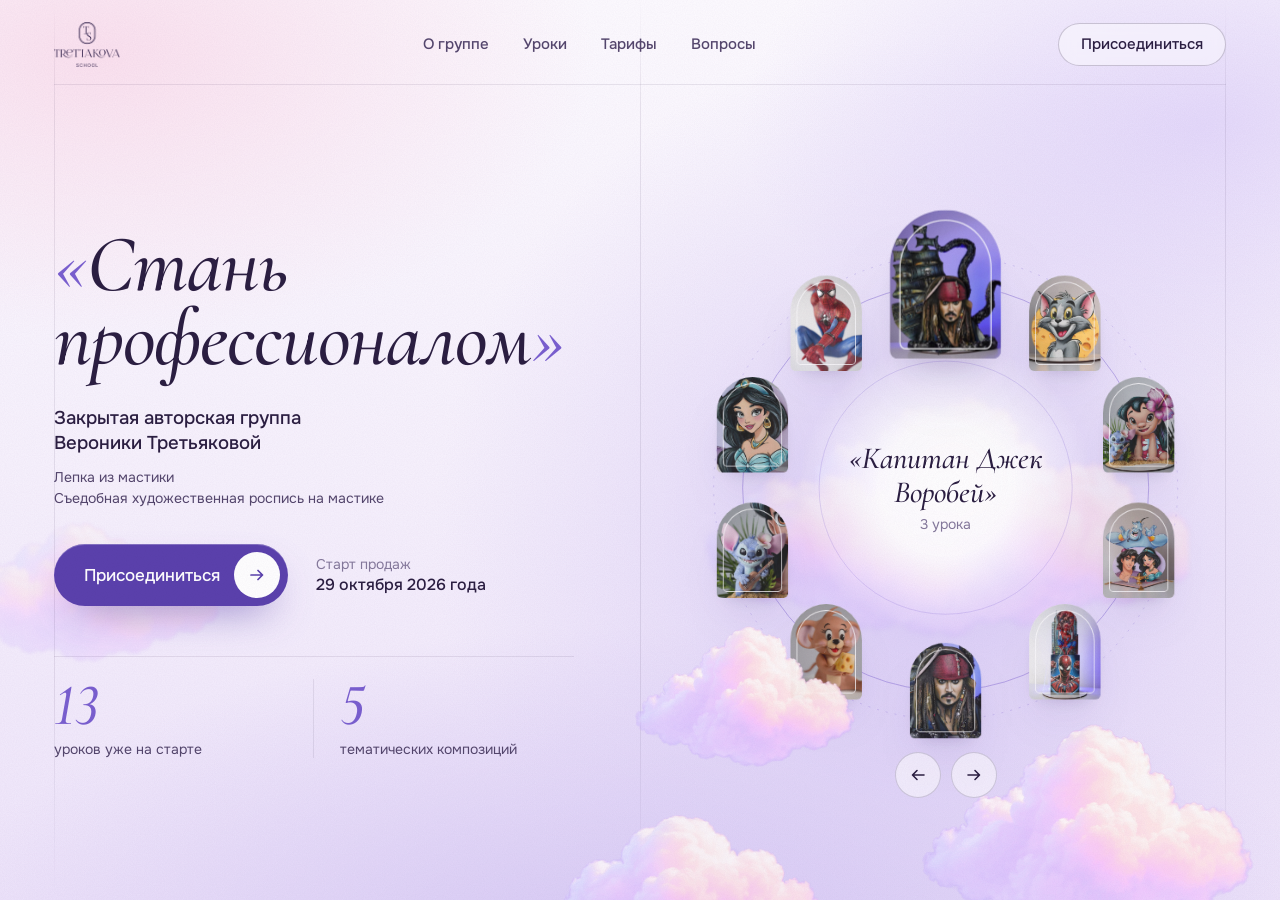
<file: v/wheel.html>
<!doctype html>
<html lang="ru">
<head>
<meta charset="utf-8">
<meta name="viewport" content="width=device-width, initial-scale=1">
<meta name="robots" content="noindex, nofollow">
<title>Колесо — Стань профессионалом</title>
<link rel="stylesheet" href="shared.css">
<style>
  .hero { position: relative; min-height: 100svh; overflow: hidden; isolation: isolate; display: flex; flex-direction: column; }
  .nav { z-index: 160; }
  .sky::after { content: ""; position: absolute; right: -12%; top: 4%; width: 78vw; height: 78vw; max-width: 1100px; max-height: 1100px; border-radius: 50%;
    background: radial-gradient(closest-side, rgba(196, 177, 242, .62), rgba(214, 200, 246, .32) 55%, rgba(214, 200, 246, 0)); }
  .cols i:nth-child(1) { left: var(--gut); }
  .cols i:nth-child(2) { left: 50%; }
  .cols i:nth-child(3) { right: var(--gut); }

  .body { position: relative; z-index: 10; flex: 1; display: grid; grid-template-columns: minmax(0, 1fr) minmax(0, 1fr); align-items: center;
    gap: 0 clamp(24px, 4vw, 64px); padding-top: clamp(20px, 4vh, 48px); padding-bottom: clamp(24px, 4vh, 48px); }
  .text { position: relative; z-index: 30; }
  .title { font-size: clamp(48px, 6.3vw, 96px); line-height: .92; }
  .lead { margin-top: clamp(24px, 3.4vh, 36px); max-width: 26ch; }
  .dirs { margin-top: 12px; flex-direction: column; align-items: flex-start; gap: 2px; }
  .dirs .star { display: none; }
  .cta-row { margin-top: clamp(26px, 4vh, 40px); }
  .stats { display: flex; margin-top: clamp(30px, 5.5vh, 56px); padding-top: 22px; border-top: 1px solid var(--line); max-width: 520px; }
  .stats .stat { flex: 1; flex-direction: column; gap: 8px; }
  .stats .stat + .stat { padding-left: 26px; margin-left: 26px; border-left: 1px solid var(--line); }
  .stat b { font-variant-numeric: lining-nums; }
  .stats-m { display: none; }

  .wheel-box { position: relative; justify-self: center; width: 100%; display: flex; flex-direction: column; align-items: center; }
  .wheel { --D: 560px; --r: 0deg; position: relative; width: var(--D); height: var(--D); margin-top: calc(var(--D) * .07); }
  .wheel .halo { position: absolute; inset: 22%; border-radius: 50%;
    background: radial-gradient(closest-side, #fff 0%, rgba(255, 255, 255, .92) 45%, rgba(255, 255, 255, 0) 100%); }
  .wheel .bigcloud { position: absolute; left: 50%; top: 50%; width: 92%; transform: translate(-50%, -38%); opacity: .55; filter: blur(2px); pointer-events: none; }
  .rim { position: absolute; inset: 0; width: 100%; height: 100%; overflow: visible; }
  .rim circle { fill: none; stroke: var(--lilac); vector-effect: non-scaling-stroke; }
  .spin { position: absolute; inset: 0; transform: rotate(var(--r)); transition: transform 1.5s cubic-bezier(.62, -0.02, .22, 1.1); }
  .spin svg { position: absolute; inset: 0; width: 100%; height: 100%; overflow: visible; }
  .slot { position: absolute; left: 50%; top: 50%; width: 0; height: 0;
    transform: rotate(var(--a)) translateY(calc(var(--R) * -1)) rotate(calc(var(--a) * -1)); }
  .slot .card { --cw: 96px; left: calc(var(--cw) / -2); top: calc(var(--cw) * -2 / 3);
    transform: rotate(calc(var(--r) * -1)) scale(var(--s, .86));
    transition: transform 1.5s cubic-bezier(.62, -0.02, .22, 1.1), box-shadow .6s; }
  .slot .card::before { transition: opacity .8s; }
  .slot.on .card { --s: 1.34; box-shadow: 0 40px 70px -34px rgba(52, 30, 100, .6), 0 14px 26px -16px rgba(52, 30, 100, .3); }
  .slot:not(.on) .card { --mist: .12; }
  .slot.on { z-index: 5; }
  .hub { position: absolute; left: 50%; top: 50%; transform: translate(-50%, -50%); width: 44%; text-align: center; z-index: 6; pointer-events: none; }
  .hub .cap { font-size: clamp(24px, 2.4vw, 34px); }
  .ctrl { display: flex; gap: 10px; margin-top: calc(var(--D) * .03); position: relative; z-index: 50; }
  .ctrl button { width: 46px; height: 46px; border-radius: 50%; border: 1px solid rgba(43, 30, 66, .18); background: rgba(255, 255, 255, .55);
    backdrop-filter: blur(6px); -webkit-backdrop-filter: blur(6px); color: var(--ink); cursor: pointer; display: grid; place-items: center; transition: background .25s, color .25s; }
  .ctrl button:hover { background: var(--ink); color: #fff; }
  .ctrl svg { width: 18px; height: 18px; }

  .cloud.c1 { --w: clamp(200px, 22vw, 340px); left: -5%; top: 58%; --o: .5; --b: 1.5px; z-index: 2; }
  .cloud.c2 { --w: clamp(230px, 26vw, 420px); right: 2%; bottom: -4%; z-index: 5; --o: .95; --t: 80s; }
  .cloud.c3 { --w: clamp(200px, 20vw, 320px); left: 44%; bottom: -6%; z-index: 5; --o: .9; --t: 64s; --dx: -30px; }
  .wheel .front-cloud { position: absolute; left: -9%; bottom: -3%; width: 42%; z-index: 7; opacity: .95; pointer-events: none;
    animation: drift 70s ease-in-out infinite alternate; --dx: 18px; }

  @media (max-width: 979px) {
    .body { grid-template-columns: minmax(0, 1fr); text-align: center; }
    .text { display: flex; flex-direction: column; align-items: center; }
    .title { font-size: clamp(48px, 11vw, 92px); }
    .cta-row { justify-content: center; }
    .dirs { align-items: center; }
    .text .stats { display: none; }
    .stats-m { display: flex; order: 3; width: 100%; max-width: 460px; margin-top: 26px; }
    .wheel-box .ctrl { order: 2; }
    .date { text-align: left; }
    .stats { margin-left: auto; margin-right: auto; text-align: left; }
    .wheel-box { margin-top: clamp(16px, 3vh, 32px); }
    .cols i:nth-child(2) { display: none; }
    .cloud.c2 { right: -10%; }
    .cloud.c3 { left: -10%; }
  }
  @media (max-width: 599px) {
    .cta-row { flex-direction: column; gap: 14px; }
    .date { text-align: center; }
    .stats .stat + .stat { padding-left: 18px; margin-left: 18px; }
    .hub .cap { font-size: 22px; }
    .hub .cap small { font-size: 13px; }
  }
</style>
</head>
<body>
<section class="hero" id="hero">
  <div class="sky"><img class="cloud c1" src="img/puff3.png" alt=""></div>
  <div class="cols"><div class="wrap"><i></i><i></i><i></i></div></div>

  <header class="nav wrap">
    <a class="logo" href="#"><img src="img/logo-plum.png" alt="Tretiakova School"></a>
    <nav class="menu"><a href="#about">О группе</a><a href="#lessons">Уроки</a><a href="#price">Тарифы</a><a href="#faq">Вопросы</a></nav>
    <a class="nav-btn" href="https://t.me/Trtiakova_School_bot">Присоединиться</a>
  </header>

  <div class="body wrap">
    <div class="text">
      <h1 class="title"><span class="q">«</span>Стань<br>профессионалом<span class="q">»</span></h1>
      <p class="lead">Закрытая авторская группа Вероники Третьяковой</p>
      <p class="dirs"><span>Лепка из мастики</span><svg class="star" viewBox="0 0 10 10" aria-hidden="true"><path fill="currentColor" d="M5 0 C5.4 3.6 6.4 4.6 10 5 C6.4 5.4 5.4 6.4 5 10 C4.6 6.4 3.6 5.4 0 5 C3.6 4.6 4.6 3.6 5 0Z"/></svg><span>Съедобная художественная роспись на&nbsp;мастике</span></p>
      <div class="cta-row">
        <a class="btn" href="https://t.me/Trtiakova_School_bot">Присоединиться<span class="arr"><svg viewBox="0 0 18 18" aria-hidden="true"><path d="M3 9h11M10 4.5 14.5 9 10 13.5" fill="none" stroke="currentColor" stroke-width="1.7" stroke-linecap="round" stroke-linejoin="round"/></svg></span></a>
        <p class="date">Старт продаж<b>29 октября 2026 года</b></p>
      </div>
      <div class="stats">
        <div class="stat"><b>13</b><span>уроков уже на&nbsp;старте</span></div>
        <div class="stat"><b>5</b><span>тематических композиций</span></div>
      </div>
    </div>

    <div class="wheel-box">
      <div class="wheel" id="wheel">
        <img class="bigcloud" src="img/puff1.png" alt="">
        <div class="halo"></div>
        <svg class="rim" viewBox="0 0 100 100" aria-hidden="true">
          <circle cx="50" cy="50" r="38.5" stroke-width="1" stroke-opacity=".42"/>
          <circle cx="50" cy="50" r="44" stroke-width="1" stroke-opacity=".22" stroke-dasharray="2 7"/>
          <circle cx="50" cy="50" r="24" stroke-width="1" stroke-opacity=".2"/>
        </svg>
        <div class="spin" id="spin"></div>
        <div class="hub"><p class="cap" id="cap"></p></div>
        <img class="front-cloud" src="img/puff2.png" alt="">
      </div>
      <div class="stats stats-m">
        <div class="stat"><b>13</b><span>уроков уже на&nbsp;старте</span></div>
        <div class="stat"><b>5</b><span>тематических композиций</span></div>
      </div>
      <div class="ctrl">
        <button type="button" id="prev" aria-label="Предыдущая работа"><svg viewBox="0 0 18 18"><path d="M15 9H4M8 4.5 3.5 9 8 13.5" fill="none" stroke="currentColor" stroke-width="1.6" stroke-linecap="round" stroke-linejoin="round"/></svg></button>
        <button type="button" id="next" aria-label="Следующая работа"><svg viewBox="0 0 18 18"><path d="M3 9h11M10 4.5 14.5 9 10 13.5" fill="none" stroke="currentColor" stroke-width="1.6" stroke-linecap="round" stroke-linejoin="round"/></svg></button>
      </div>
    </div>
  </div>

  <img class="cloud c2" src="img/puff2.png" alt="">
  <img class="cloud c3" src="img/puff4.png" alt="">
  <div class="grain"></div>
</section>

<script>
(() => {
  const DATA = [
    ['jack-full', '«Капитан Джек Воробей»', '3 урока', 5],
    ['tom', '«Том и Джерри»', '3 урока', 2],
    ['lilo', '«Лило и Стич»', '2 урока', 3],
    ['arab', '«Арабская ночь»', '3 урока по росписи', 1],
    ['spider', '«Человек-паук»', '2 урока', 4],
    ['jack-close', '«Капитан Джек Воробей»', '3 урока', 5],
    ['jerry', '«Том и Джерри»', '3 урока', 2],
    ['stitch', '«Лило и Стич»', '2 урока', 3],
    ['jasmine', '«Арабская ночь»', '3 урока по росписи', 1],
    ['spider-fig', '«Человек-паук»', '2 урока', 4],
  ];
  const PHONE = [0, 1, 2, 3, 4, 6, 7, 8];
  const hero = document.getElementById('hero');
  const wheel = document.getElementById('wheel');
  const spin = document.getElementById('spin');
  const cap = document.getElementById('cap');
  let act = [], slots = [], N = 0, step = 0, cur = 0, timer = null, lastW = 0;

  function build() {
    const W = hero.clientWidth;
    const small = W < 600;
    act = small ? PHONE : DATA.map((_, i) => i);
    N = act.length;
    const box = wheel.parentElement.clientWidth;
    const vh = window.innerHeight;
    const D = W >= 980 ? Math.min(box * .94, vh * .7, 600) : Math.min(W * (small ? .98 : .8), 560);
    const cw = D * (small ? .2 : .158);
    const R = D * .385;
    wheel.style.setProperty('--D', D + 'px');
    wheel.querySelectorAll('.slot').forEach(s => s.remove());
    slots = act.map((i, k) => {
      const a = k * 360 / N;
      const s = document.createElement('div');
      s.className = 'slot';
      s.style.setProperty('--a', a + 'deg');
      s.style.setProperty('--R', R + 'px');
      s.innerHTML = `<figure class="card" style="--cw:${cw}px"><img src="img/${DATA[i][0]}.jpg" alt="Торт ${DATA[i][1]}" draggable="false"></figure>`;
      spin.appendChild(s);
      return s;
    });
    cur = 0;
    spin.style.transition = 'none';
    wheel.style.setProperty('--r', '0deg');
    slots.forEach(s => s.querySelector('.card').style.transition = 'none');
    requestAnimationFrame(() => requestAnimationFrame(() => {
      spin.style.transition = '';
      slots.forEach(s => s.querySelector('.card').style.transition = '');
    }));
    mark();
  }

  function mark() {
    const k = ((cur % N) + N) % N;
    slots.forEach((s, j) => s.classList.toggle('on', j === k));
    const d = DATA[act[k]];
    cap.style.opacity = 0;
    setTimeout(() => { cap.innerHTML = `${d[1]}<small>${d[2]}</small>`; cap.style.opacity = 1; }, 380);
  }

  function go(dir) {
    cur += dir;
    wheel.style.setProperty('--r', (-cur * 360 / N) + 'deg');
    mark();
  }

  const reduce = window.matchMedia('(prefers-reduced-motion: reduce)').matches;
  function play() { if (reduce) return; stop(); timer = setInterval(() => go(1), 3200); }
  function stop() { clearInterval(timer); timer = null; }
  document.getElementById('next').addEventListener('click', () => { go(1); play(); });
  document.getElementById('prev').addEventListener('click', () => { go(-1); play(); });
  wheel.addEventListener('mouseenter', stop);
  wheel.addEventListener('mouseleave', play);
  new IntersectionObserver(es => { es[0].isIntersecting ? play() : stop(); }).observe(wheel);
  window.addEventListener('resize', () => { if (hero.clientWidth === lastW) return; lastW = hero.clientWidth; build(); });
  const start = () => { lastW = hero.clientWidth; build(); play(); };
  if (document.fonts && document.fonts.ready) document.fonts.ready.then(start); else window.addEventListener('load', start);
})();
</script>
</body>
</html>
</file>
<file: site/site.css>
@import url("https://fonts.googleapis.com/css2?family=Cormorant+Garamond:ital,wght@0,500;0,600;1,400;1,500;1,600&family=Onest:wght@400;500;600&family=Great+Vibes&display=swap");

:root {
  --bg: #FBF8FE;
  --ink: #2B1E42;
  --ink-2: #54466D;
  --muted: #85799C;
  --lilac: #7A5FD0;
  --lilac-deep: #5B41AD;
  --lilac-soft: #E6DDFA;
  --lilac-mist: #D9CDF6;
  --lilac-light: #BCA9FF;
  --pink-soft: #F8E2EF;
  --night: #241838;
  --line: rgba(43, 30, 66, .09);
  --serif: "Cormorant Garamond", "Cormorant", Georgia, serif;
  --sans: "Onest", system-ui, -apple-system, Arial, sans-serif;
  --gut: clamp(16px, 4.2vw, 64px);
  --maxw: 1320px;
  --round: clamp(28px, 4vw, 56px);
}

* { box-sizing: border-box; margin: 0; padding: 0; }
html { -webkit-text-size-adjust: 100%; scroll-behavior: smooth; }
body { background: var(--bg); color: var(--ink); font-family: var(--sans); line-height: 1.38; overflow-x: hidden; font-variant-numeric: lining-nums; }
img { display: block; max-width: 100%; }
a { color: inherit; }
button { font: inherit; color: inherit; }
section[id] { scroll-margin-top: 64px; }
p { text-wrap: pretty; }

.wrap { width: 100%; max-width: calc(var(--maxw) + var(--gut) * 2); margin: 0 auto; padding: 0 var(--gut); }

/* ---------- небо, облака, зерно ---------- */
.sky { position: absolute; inset: 0; overflow: hidden; pointer-events: none; z-index: 0;
  background:
    radial-gradient(55% 45% at 8% 6%, #FBE2EF 0%, rgba(251, 226, 239, 0) 70%),
    radial-gradient(50% 42% at 94% 14%, #E5DAFB 0%, rgba(229, 218, 251, 0) 72%),
    radial-gradient(80% 55% at 50% 108%, #D6C8F5 0%, rgba(214, 200, 245, 0) 70%),
    linear-gradient(180deg, #FDFBFF 0%, #F7F2FD 52%, #EFE6FB 100%);
}
.cloud { position: absolute; width: var(--w, 360px); height: auto; opacity: var(--o, .85);
  filter: blur(var(--b, 0px)); will-change: transform; pointer-events: none;
  animation: drift var(--t, 70s) ease-in-out infinite alternate; }
@keyframes drift { from { transform: translate3d(calc(var(--dx, 40px) * -1), 0, 0); } to { transform: translate3d(var(--dx, 40px), -6px, 0); } }

.grain { position: absolute; inset: 0; pointer-events: none; z-index: 60; opacity: .06; mix-blend-mode: multiply;
  background-image: url("data:image/svg+xml,%3Csvg xmlns='http://www.w3.org/2000/svg' width='160' height='160'%3E%3Cfilter id='n'%3E%3CfeTurbulence type='fractalNoise' baseFrequency='.9' numOctaves='2' stitchTiles='stitch'/%3E%3CfeColorMatrix values='0 0 0 0 .2 0 0 0 0 .1 0 0 0 0 .3 0 0 0 1 0'/%3E%3C/filter%3E%3Crect width='160' height='160' filter='url(%23n)'/%3E%3C/svg%3E"); }

.cols { position: absolute; inset: 0; pointer-events: none; z-index: 1; }
.cols .wrap { position: relative; height: 100%; }
.cols i { position: absolute; top: 0; bottom: 0; width: 1px; background: var(--line);
  -webkit-mask-image: linear-gradient(180deg, transparent 0, #000 12%, #000 78%, transparent 100%);
          mask-image: linear-gradient(180deg, transparent 0, #000 12%, #000 78%, transparent 100%); }
.cols i:nth-child(1) { left: var(--gut); }
.cols i:nth-child(2) { left: calc(var(--gut) + (100% - var(--gut) * 2) * .25); }
.cols i:nth-child(3) { left: calc(var(--gut) + (100% - var(--gut) * 2) * .75); }
.cols i:nth-child(4) { right: var(--gut); }

/* ---------- шапка ---------- */
.nav { position: relative; z-index: 160; display: flex; align-items: center; justify-content: space-between; gap: 24px;
  padding-top: 18px; padding-bottom: 14px; }
.nav::after { content: ""; position: absolute; left: var(--gut); right: var(--gut); bottom: 0; height: 1px; background: var(--line); }
.logo img { width: 66px; }
.menu { display: flex; gap: 34px; font-size: 15px; font-weight: 500; }
.menu a { text-decoration: none; color: var(--ink-2); transition: color .2s; }
.menu a:hover { color: var(--lilac-deep); }
.nav-btn { font: 500 15px/1 var(--sans); text-decoration: none; color: var(--ink); padding: 13px 22px; border-radius: 999px; white-space: nowrap;
  border: 1px solid rgba(43, 30, 66, .22); background: rgba(255, 255, 255, .45); backdrop-filter: blur(8px); -webkit-backdrop-filter: blur(8px);
  transition: background .25s, color .25s, border-color .25s; }
.nav-btn:hover { background: var(--ink); color: #fff; border-color: var(--ink); }

/* липкая шапка после первого экрана */
.bar { position: fixed; left: 0; right: 0; top: 0; z-index: 500; transform: translateY(-110%);
  transition: transform .45s cubic-bezier(.2, .7, .2, 1);
  background: rgba(251, 248, 254, .8); backdrop-filter: blur(14px) saturate(1.2); -webkit-backdrop-filter: blur(14px) saturate(1.2);
  border-bottom: 1px solid var(--line); }
.bar.show { transform: none; }
.bar-in { display: flex; align-items: center; justify-content: space-between; gap: 24px; height: 64px; }
.bar .logo img { width: 44px; }
.bar .nav-btn { padding: 11px 18px; font-size: 14px; }

/* ---------- типографика ---------- */
.title { font-family: var(--serif); font-style: italic; font-weight: 500; color: var(--ink);
  font-size: clamp(48px, 8vw, 124px); line-height: .9; letter-spacing: -.012em; }
.title .q { color: var(--lilac); font-weight: 400; }
.lead { font-size: clamp(17px, 1.45vw, 21px); font-weight: 500; line-height: 1.35; color: var(--ink); text-wrap: balance; }
.dirs { display: flex; flex-wrap: wrap; align-items: center; gap: 6px 14px; font-size: clamp(14px, 1.1vw, 16px); color: var(--ink-2); line-height: 1.35; }
.dirs .star { width: 10px; height: 10px; flex: none; color: var(--lilac); }

.h2 { font-family: var(--serif); font-style: italic; font-weight: 500; color: var(--ink);
  font-size: clamp(40px, 5.2vw, 80px); line-height: .98; letter-spacing: -.01em; text-wrap: balance; }
.h2--md { font-size: clamp(36px, 3.6vw, 56px); line-height: 1; }
.swash { position: absolute; left: 4%; right: 2%; bottom: -.16em; width: 94%; height: .22em; overflow: visible; }
.swash path { fill: none; stroke: var(--lilac); stroke-width: 2.2; stroke-linecap: round; vector-effect: non-scaling-stroke;
  stroke-dasharray: 1; stroke-dashoffset: 1; }
.swash.go path { animation: draw 1.6s .3s cubic-bezier(.6, 0, .2, 1) forwards; }
@keyframes draw { to { stroke-dashoffset: 0; } }
.txt p { font-size: 17px; line-height: 1.42; color: var(--ink-2); }
.txt p + p { margin-top: 14px; }

/* ---------- кнопка ---------- */
.cta-row { display: flex; flex-wrap: wrap; align-items: center; gap: 18px 28px; }
.btn { position: relative; display: inline-flex; align-items: center; gap: 14px; overflow: hidden;
  font: 500 17px/1 var(--sans); color: #fff; text-decoration: none; white-space: nowrap;
  padding: 8px 8px 8px 30px; border-radius: 999px; background: var(--lilac-deep);
  box-shadow: 0 18px 40px -18px rgba(91, 65, 173, .75), inset 0 1px 0 rgba(255, 255, 255, .25);
  transition: translate .3s, box-shadow .3s, background .3s; }
.btn .arr { display: grid; place-items: center; width: 46px; height: 46px; border-radius: 50%; background: #fff; color: var(--lilac-deep); transition: transform .35s; }
.btn .arr svg { width: 18px; height: 18px; }
.btn::before { content: ""; position: absolute; top: 0; left: -60%; width: 40%; height: 100%;
  background: linear-gradient(100deg, transparent, rgba(255, 255, 255, .35), transparent); transform: skewX(-18deg); transition: left .7s; }
.btn:hover { translate: 0 -2px; background: #4F37A0; box-shadow: 0 24px 46px -18px rgba(91, 65, 173, .85), inset 0 1px 0 rgba(255, 255, 255, .25); }
.btn:hover::before { left: 120%; }
.btn:hover .arr { transform: rotate(-45deg); }
.btn--light { background: #fff; color: var(--ink); box-shadow: 0 18px 40px -18px rgba(0, 0, 0, .5); }
.btn--light .arr { background: var(--lilac-deep); color: #fff; }
.btn--light:hover { background: #F1EBFF; }
.date { font-size: 14px; line-height: 1.35; color: var(--muted); }
.date b { display: block; font-size: 16px; font-weight: 500; color: var(--ink); }

.stat { display: flex; align-items: baseline; gap: 12px; }
.stat b { font: italic 500 clamp(46px, 4.6vw, 66px)/.9 var(--serif); color: var(--lilac); font-variant-numeric: lining-nums; }
.stat span { font-size: 14px; line-height: 1.3; color: var(--ink-2); }

/* ---------- арки ---------- */
.card, .arch { overflow: hidden; background: #EDE6F7; aspect-ratio: 3 / 4;
  border-radius: 50% 50% 7% 7% / 37.5% 37.5% 5.25% 5.25%; }
.card { position: absolute; left: 0; top: 0; width: var(--cw);
  box-shadow: 0 34px 60px -34px rgba(52, 30, 100, .55), 0 10px 22px -14px rgba(52, 30, 100, .25);
  transform-origin: 50% 50%; will-change: transform; user-select: none; -webkit-user-select: none; }
.card img { width: 100%; height: 100%; object-fit: cover; pointer-events: none; }
.card::after, .arch::after { content: ""; position: absolute; inset: 7px; border-radius: inherit; border: 1px solid rgba(255, 255, 255, .78); pointer-events: none; z-index: 3; }
.card::before { content: ""; position: absolute; inset: 0; z-index: 1; pointer-events: none;
  background: linear-gradient(180deg, #F6F0FD, #EFE6FB); opacity: var(--mist, 0); }
.arch { position: relative; display: block; isolation: isolate;
  box-shadow: 0 34px 60px -34px rgba(52, 30, 100, .5), 0 10px 22px -14px rgba(52, 30, 100, .22); }
.arch img { width: 100%; height: 100%; object-fit: cover; transition: transform 1.2s cubic-bezier(.2, .7, .2, 1); }
.arch--sm::after { inset: 5px; }
.par-in { position: absolute; inset: 0; transform: translate3d(0, var(--py, 0px), 0) scale(1.1); will-change: transform; }
.par-in img { position: absolute; inset: 0; }
@media (hover: hover) { .arch:hover img { transform: scale(1.05); } }

.cap { font: italic 500 clamp(22px, 2vw, 28px)/1.1 var(--serif); color: var(--ink); text-align: center; transition: opacity .35s; }
.cap small { display: block; margin-top: 6px; font: 400 14px/1.3 var(--sans); font-style: normal; color: var(--muted); }

/* ---------- появление при прокрутке ---------- */
.js .rv { opacity: 0; transform: translate3d(0, 26px, 0);
  transition: opacity .9s cubic-bezier(.2, .7, .2, 1) var(--d, 0s), transform 1.1s cubic-bezier(.2, .7, .2, 1) var(--d, 0s); }
.js .rv.in { opacity: 1; transform: none; }

.sec { position: relative; padding: clamp(52px, 5.6vw, 84px) 0; overflow-x: clip; }

/* =====================================================================
   1. Первый экран — «Орбита»
   ===================================================================== */
.hero { position: relative; min-height: 100svh; overflow: hidden; isolation: isolate; }
.hero .head { position: relative; z-index: 150; display: flex; flex-direction: column; align-items: center; text-align: center;
  padding-top: clamp(18px, 3.4vh, 48px); pointer-events: none; }
.hero .head a { pointer-events: auto; }
.hero .title { position: relative; font-size: clamp(48px, min(7.8vw, 12.4vh), 124px); }
.hero .title .l2 { position: relative; display: inline-block; }
.hero .swash path { animation: draw 1.6s .5s cubic-bezier(.6, 0, .2, 1) forwards; }
.hero .lead { margin-top: clamp(20px, 2.8vh, 34px); max-width: 30ch; }
@media (min-width: 900px) { .hero .lead { max-width: none; } }
.hero .dirs { margin-top: 10px; justify-content: center; }
.hero .cta-row { margin-top: clamp(18px, 2.8vh, 30px); justify-content: center; }
.hero .date { text-align: left; }
.hero .stats { display: none; }
@media (min-width: 1180px) {
  .hero .stats { position: absolute; left: var(--gut); right: var(--gut); top: clamp(120px, 21vh, 190px); display: flex; justify-content: space-between; z-index: 150; pointer-events: none; }
  .hero .stat { flex-direction: column; gap: 10px; max-width: 150px; }
  .hero .stats .stat:last-child { align-items: flex-end; text-align: right; }
}
.ring { position: absolute; inset: 0; touch-action: pan-y; cursor: grab; }
.ring.drag { cursor: grabbing; }
.ring .card { --cw: 200px; }
.orbit-cap { position: absolute; left: 50%; z-index: 170; transform: translateX(-50%); width: max-content; max-width: 90vw; pointer-events: none; }
.hero .cloud.c1 { --w: clamp(220px, 26vw, 380px); left: -4%; top: 13%; --o: .55; --b: 1.5px; z-index: 2; --dx: 30px; }
.hero .cloud.c2 { --w: clamp(240px, 30vw, 440px); right: -6%; top: 18%; --o: .7; --b: .5px; z-index: 2; --t: 85s; }
.hero .cloud.c3 { --w: clamp(230px, 32vw, 470px); left: -7%; bottom: -2%; z-index: 140; --o: .96; --t: 60s; }
.hero .cloud.c4 { --w: clamp(220px, 30vw, 440px); right: -7%; bottom: 3%; z-index: 140; --o: .92; --t: 75s; --dx: -36px; }
@media (max-width: 899px) {
  .hero .title { font-size: clamp(48px, 12.6vw, 92px); }
  .hero .cloud.c1 { top: 22%; }
}
@media (max-width: 599px) {
  .hero .dirs { flex-direction: column; gap: 4px; }
  .hero .dirs .star { display: none; }
  .hero .lead { margin-top: 22px; }
  .hero .cta-row { flex-direction: column; gap: 14px; margin-top: 24px; }
  .hero .date { text-align: center; }
}

/* =====================================================================
   2. О группе
   ===================================================================== */
.about { background: var(--bg); }
.about .cloud.a1 { --w: clamp(220px, 26vw, 380px); right: -8%; top: 4%; --o: .5; --b: 1px; z-index: 0; --t: 80s; }
.ab-top { position: relative; z-index: 1; display: grid; grid-template-columns: minmax(0, 5fr) minmax(0, 6fr); gap: 26px clamp(48px, 7vw, 120px); align-items: end; }
.lead-big { position: relative; padding-left: clamp(22px, 2.4vw, 34px); font-size: clamp(19px, 1.6vw, 23px); font-weight: 500; line-height: 1.4; color: var(--ink); }
.lead-big::before { content: ""; position: absolute; left: 0; top: .2em; bottom: .2em; width: 3px; border-radius: 3px; background: linear-gradient(180deg, var(--lilac-light), var(--lilac-deep)); }
.brand { display: inline; padding: .06em .32em .1em; border-radius: 10px; font-weight: 600; letter-spacing: .01em; color: #fff;
  background: linear-gradient(120deg, #6A4FC4, #8C6FE0); -webkit-box-decoration-break: clone; box-decoration-break: clone; }
.ab-mid { position: relative; z-index: 1; margin-top: clamp(36px, 4vw, 56px); display: grid; align-items: center;
  grid-template-columns: minmax(0, 1fr) minmax(0, 420px) minmax(0, 1fr); grid-template-areas: "c1 m c2" "c1 m c3"; gap: 18px clamp(28px, 3.8vw, 60px); }
.ab-c1 { grid-area: c1; }
.ab-c2 { grid-area: c2; align-self: end; }
.ab-c3 { grid-area: c3; align-self: start; }
.about-media { grid-area: m; position: relative; width: 100%; }
.about-main { width: 100%; }
.about-main::after { inset: 10px; }
.about-small { position: absolute; width: 36%; left: -10%; bottom: 15%; box-shadow: 0 0 0 6px var(--bg), 0 30px 50px -28px rgba(52, 30, 100, .55);
  animation: bob 9s ease-in-out infinite alternate; }
@keyframes bob { from { translate: 0 0; } to { translate: 0 -12px; } }
.about-cap { margin-top: 20px; text-align: center; font: italic 500 clamp(24px, 2.1vw, 30px)/1.1 var(--serif); color: var(--ink); }
.ab-card { position: relative; padding: 30px 30px 32px; border-radius: 28px; background: rgba(255, 255, 255, .74); border: 1px solid rgba(255, 255, 255, .95);
  box-shadow: 0 30px 60px -40px rgba(52, 30, 100, .4); }
.ab-card p { font-size: 16.5px; line-height: 1.46; color: var(--ink-2); }
.ab-card strong, .pts strong { font-weight: 600; color: var(--ink); }
.ico { display: grid; place-items: center; width: 52px; height: 52px; margin-bottom: 20px; border-radius: 50%; color: var(--lilac-deep);
  background: linear-gradient(160deg, #F1EAFE, #E2D6FA); box-shadow: inset 0 0 0 1px rgba(122, 95, 208, .14); }
.ico svg { width: 24px; height: 24px; fill: none; stroke: currentColor; stroke-width: 1.6; stroke-linecap: round; stroke-linejoin: round; }
.ab-c3 { background: radial-gradient(90% 70% at 90% 0%, rgba(188, 169, 255, .5) 0%, rgba(188, 169, 255, 0) 70%), linear-gradient(150deg, #5B41AD 0%, #3B2874 100%);
  border-color: transparent; box-shadow: 0 34px 60px -34px rgba(70, 45, 150, .8); }
.ab-c3 p { color: rgba(243, 237, 255, .84); }
.ab-c3 strong { color: #fff; }
.ab-c3 .ico { color: #fff; background: rgba(255, 255, 255, .14); box-shadow: inset 0 0 0 1px rgba(255, 255, 255, .22); }
.ab-c2 .ico { color: #A64C86; background: linear-gradient(160deg, #FDEDF5, #F6DAEA); box-shadow: inset 0 0 0 1px rgba(166, 76, 134, .14); }
/* цитата: карточка-небо с фото */
.goal { position: relative; z-index: 1; isolation: isolate; overflow: hidden; margin-top: clamp(48px, 5vw, 72px);
  display: grid; grid-template-columns: minmax(0, 340px) minmax(0, 1fr); gap: clamp(30px, 5vw, 80px); align-items: center;
  padding: clamp(30px, 4vw, 56px) clamp(26px, 5vw, 80px) clamp(30px, 4vw, 56px) clamp(26px, 4vw, 56px); border-radius: clamp(30px, 3.4vw, 48px);
  background: radial-gradient(60% 80% at 0% 100%, #F9DCEC 0%, rgba(249, 220, 236, 0) 70%), radial-gradient(60% 90% at 100% 0%, #DCCFFA 0%, rgba(220, 207, 250, 0) 70%),
    linear-gradient(120deg, #FBEFF7 0%, #EFE7FD 100%);
  box-shadow: 0 40px 80px -50px rgba(52, 30, 100, .45), inset 0 0 0 1px rgba(255, 255, 255, .9); }
.goal .cloud { z-index: -1; }
.goal .cloud.g1 { --w: clamp(220px, 26vw, 380px); right: -6%; bottom: -30%; --o: .75; --t: 80s; }
.goal .cloud.g2 { --w: clamp(160px, 18vw, 260px); left: 26%; top: -18%; --o: .45; --b: 1px; --t: 95s; }
.goal-media { position: relative; }
.goal-arch { width: 100%; box-shadow: 0 0 0 7px rgba(255, 255, 255, .8), 0 40px 60px -30px rgba(52, 30, 100, .55); rotate: -3deg; }
.goal-arch::after { inset: 10px; }
.spark { position: absolute; fill: var(--lilac); animation: tw 3.2s ease-in-out infinite; }
.spark path { fill: inherit; }
@keyframes tw { 0%, 100% { opacity: .35; scale: .7; } 50% { opacity: 1; scale: 1; } }
.sp1 { width: 26px; top: 6%; right: -8%; }
.sp2 { width: 16px; top: 22%; right: -14%; animation-delay: .9s; fill: #D98FC0; }
.sp3 { width: 20px; bottom: 12%; left: -7%; animation-delay: 1.7s; }
.goal-body { position: relative; }
.qm { display: block; height: .4em; margin-bottom: 6px; font: italic 400 clamp(110px, 11vw, 170px)/.75 var(--serif); color: var(--lilac); }
.goal blockquote p { font: italic 500 clamp(26px, 2.6vw, 40px)/1.22 var(--serif); color: var(--ink); text-wrap: pretty; }
.goal mark { font-weight: 600; color: var(--lilac-deep); }
.goal-sign { display: flex; align-items: center; gap: 14px; margin-top: 26px; font: italic 500 clamp(21px, 1.8vw, 26px)/1 var(--serif); color: var(--ink-2); }
.goal-sign svg { width: 60px; height: 12px; flex: none; fill: none; stroke: var(--lilac); stroke-width: 1.6; stroke-linecap: round; }

/* выделение маркером, проявляется при появлении блока */
mark { color: var(--ink); font-weight: 500; padding: 0 .08em; -webkit-box-decoration-break: clone; box-decoration-break: clone;
  background: linear-gradient(transparent 58%, rgba(188, 169, 255, .55) 58%) no-repeat 0 0 / 0% 100%;
  transition: background-size 1.3s cubic-bezier(.6, 0, .2, 1) .55s; }
.rv.in mark, html:not(.js) mark { background-size: 100% 100%; }

/* =====================================================================
   3. Что внутри
   ===================================================================== */
.inside { background: linear-gradient(180deg, #F6F1FD 0%, #EEE6FB 100%); padding-bottom: calc(clamp(44px, 4.4vw, 64px) + var(--round)); }
.feat { margin-top: clamp(28px, 3vw, 44px); display: grid; grid-template-columns: repeat(3, minmax(0, 1fr)); gap: 22px; }
.fcard { background: rgba(255, 255, 255, .66); border: 1px solid rgba(255, 255, 255, .95); border-radius: 30px; padding: 14px 14px 30px;
  box-shadow: 0 30px 60px -44px rgba(52, 30, 100, .4); transition: translate .5s cubic-bezier(.2, .7, .2, 1), box-shadow .5s; }
.fcard:hover { translate: 0 -6px; box-shadow: 0 40px 70px -44px rgba(52, 30, 100, .5); }
.fv { position: relative; height: 220px; border-radius: 22px; overflow: hidden;
  background: radial-gradient(70% 80% at 50% 100%, #DCCEF8 0%, rgba(220, 206, 248, 0) 70%), linear-gradient(180deg, #FBF8FE, #F1EAFC); }
.fbody { padding: 24px 14px 0; }
.fcard h3 { font: italic 500 clamp(27px, 2.3vw, 33px)/1.05 var(--serif); color: var(--ink); text-wrap: balance; }
.fcard p { margin-top: 12px; font-size: 16px; line-height: 1.42; color: var(--ink-2); }

/* веер из пяти композиций */
.v-fan .arch { position: absolute; width: 84px; left: 50%; bottom: 46px; margin-left: -42px; transform-origin: 50% 210%;
  rotate: var(--r); transition: rotate .7s cubic-bezier(.2, .7, .2, 1), translate .7s cubic-bezier(.2, .7, .2, 1);
  box-shadow: 0 0 0 3px #fff, 0 16px 26px -14px rgba(52, 30, 100, .55); }
.v-fan .arch::after { display: none; }
.fcard:hover .v-fan .arch { rotate: calc(var(--r) * 1.3); translate: 0 -6px; }

/* двенадцать точек по кругу */
.v-months .ell { position: absolute; left: 12%; right: 12%; top: 16%; bottom: 16%; border-radius: 50%; border: 1px dashed rgba(122, 95, 208, .35); }
.v-months i { position: absolute; width: 9px; height: 9px; margin: -4.5px 0 0 -4.5px; border-radius: 50%; background: #CDBDF3;
  animation: mon 12s linear infinite; animation-delay: calc(var(--k) * 1s); }
@keyframes mon {
  0% { background: #CDBDF3; transform: scale(1); box-shadow: 0 0 0 0 rgba(122, 95, 208, 0); }
  3%, 9% { background: var(--lilac-deep); transform: scale(1.9); box-shadow: 0 0 0 5px rgba(122, 95, 208, .16); }
  15%, 100% { background: #CDBDF3; transform: scale(1); box-shadow: 0 0 0 0 rgba(122, 95, 208, 0); }
}
.v-months .cyc { position: absolute; width: 74px; left: 50%; top: 50%; margin: -49px 0 0 -37px;
  box-shadow: 0 0 0 3px #fff, 0 16px 26px -14px rgba(52, 30, 100, .55); }
.v-months .cyc::after { display: none; }
.v-months .cyc img { position: absolute; inset: 0; opacity: 0; animation: cyc 16s infinite; animation-delay: calc(var(--k) * 4s - 1s); }
@keyframes cyc { 0% { opacity: 0; } 5%, 25% { opacity: 1; } 31%, 100% { opacity: 0; } }

/* две техники */
.v-two { display: flex; justify-content: center; align-items: flex-end; gap: 0; padding-bottom: 18px; }
.v-two figure { width: 104px; text-align: center; }
.v-two figure:first-child { rotate: -5deg; margin-right: -8px; }
.v-two figure:last-child { rotate: 6deg; margin-left: -8px; }
.v-two .arch { box-shadow: 0 0 0 3px #fff, 0 16px 26px -14px rgba(52, 30, 100, .55); }
.v-two .arch::after { display: none; }
.v-two figcaption { margin-top: 10px; font: italic 500 20px/1 var(--serif); color: var(--lilac-deep); }

.note { margin-top: 22px; display: flex; gap: 14px; align-items: flex-start; padding: 20px 26px; border-radius: 22px;
  background: rgba(248, 226, 239, .8); border: 1px solid rgba(214, 160, 196, .3); font-size: 16px; line-height: 1.42; color: var(--ink); }
.note svg { width: 14px; height: 14px; flex: none; margin-top: 4px; color: var(--lilac-deep); }
.note b { font-weight: 600; }

/* =====================================================================
   4. Пять композиций — вечернее небо
   ===================================================================== */
.lessons { --t1: 330px; --t2: 160px; --t3: 50px; z-index: 3; color: #F3EDFF; margin-top: calc(var(--round) * -1); border-radius: var(--round) var(--round) 0 0;
  padding-bottom: clamp(120px, 11vw, 170px);
  background:
    radial-gradient(50% 30% at 85% 4%, rgba(122, 95, 208, .38) 0%, rgba(122, 95, 208, 0) 70%),
    radial-gradient(40% 24% at 6% 40%, rgba(216, 132, 196, .14) 0%, rgba(216, 132, 196, 0) 70%),
    linear-gradient(180deg, #221634 0%, #2A1D46 38%, #33245A calc(100% - var(--t1)), #7F69C4 calc(100% - var(--t2)), #DCD0F7 calc(100% - var(--t3)), #FBF8FE 100%); }
.lessons .h2 { color: #F7F2FF; }
.lessons .h2 .n { color: var(--lilac-light); font-variant-numeric: lining-nums; }
.lessons .h2 { font-size: clamp(36px, 4.3vw, 62px); }
.br-n { display: none; }
.slider { margin-top: clamp(22px, 2.4vw, 34px); }

/* вкладки и стрелки */
.sl-nav { display: flex; align-items: center; gap: 12px; }
.sl-tabs { flex: 1; min-width: 0; display: grid; grid-template-columns: repeat(5, minmax(0, 1fr)); gap: 12px; }
.sl-tab { appearance: none; position: relative; display: flex; align-items: center; gap: 14px; min-width: 0; height: 100%;
  padding: 9px 14px 17px 9px; border-radius: 20px; text-align: left; cursor: pointer; font: inherit; color: rgba(243, 237, 255, .6);
  background: rgba(255, 255, 255, .04); border: 1px solid rgba(255, 255, 255, .08); -webkit-tap-highlight-color: transparent;
  transition: background .35s, border-color .35s, color .35s; }
.sl-tab:hover { background: rgba(255, 255, 255, .08); color: #fff; }
.sl-tab.on { background: rgba(255, 255, 255, .11); border-color: rgba(188, 169, 255, .42); color: #fff; }
.sl-tab .arch { width: 34px; flex: none; background: #3A2A60; box-shadow: 0 12px 20px -12px rgba(0, 0, 0, .7); }
.sl-tab .arch::after { inset: 3px; }
.sl-tab .arch img { transition: transform .6s cubic-bezier(.2, .7, .2, 1); }
.sl-tab:hover .arch img, .sl-tab.on .arch img { transform: scale(1.08); }
.sl-tab-n { display: none; font: italic 500 18px/1 var(--serif); font-variant-numeric: lining-nums; }
.sl-tab-t { min-width: 0; font: italic 500 clamp(17px, 1.35vw, 20px)/1.05 var(--serif); text-wrap: balance; }
.sl-bar { position: absolute; left: 14px; right: 14px; bottom: 8px; height: 2px; border-radius: 2px; overflow: hidden; background: rgba(255, 255, 255, .1); }
.sl-bar i { display: block; height: 100%; background: var(--lilac-light); transform-origin: 0 50%; transform: scaleX(var(--p, 0)); }
.sl-arr { appearance: none; flex: none; width: 52px; height: 52px; border-radius: 50%; display: grid; place-items: center; cursor: pointer;
  background: rgba(255, 255, 255, .06); border: 1px solid rgba(255, 255, 255, .22); color: #fff; -webkit-tap-highlight-color: transparent;
  transition: background .3s, color .3s, border-color .3s, translate .3s; }
.sl-arr svg { width: 18px; height: 18px; }
.sl-arr:hover { background: #fff; color: var(--lilac-deep); border-color: #fff; }
.sl-prev:hover { translate: -2px 0; }
.sl-next:hover { translate: 2px 0; }
.sl-arr:focus-visible, .sl-tab:focus-visible { outline: 2px solid var(--lilac-light); outline-offset: 3px; }

/* лента слайдов */
.sl-view { margin: 0 calc(var(--gut) * -1); overflow: hidden; touch-action: pan-y; }
.sl-track { display: flex; transition: transform .95s cubic-bezier(.65, 0, .2, 1); will-change: transform; }
.sl-track.drag { transition: none; cursor: grabbing; user-select: none; -webkit-user-select: none; }
.slide { flex: 0 0 100%; min-width: 0; padding: clamp(24px, 2.6vw, 40px) var(--gut) 110px; opacity: .3; transition: opacity .9s ease; }
.sl-view { margin-bottom: -86px; }
.slide.on { opacity: 1; }
.comp { display: grid; grid-template-columns: minmax(0, 5fr) minmax(0, 6fr); gap: clamp(36px, 6vw, 100px); align-items: center; }
.comp-media { position: relative; display: flex; justify-content: center; }
.comp-media::before { content: ""; position: absolute; width: 80%; aspect-ratio: 1; left: 10%; top: 12%; border-radius: 50%;
  background: radial-gradient(circle, rgba(150, 118, 240, .5) 0%, rgba(150, 118, 240, 0) 66%); filter: blur(14px); pointer-events: none; }
.comp-num { position: absolute; top: -.2em; left: 0; z-index: 0; pointer-events: none;
  font: italic 400 clamp(170px, 21vw, 300px)/.8 var(--serif); color: transparent; -webkit-text-stroke: 1px rgba(214, 200, 255, .32); font-variant-numeric: lining-nums;
  transition: translate 1.1s cubic-bezier(.2, .7, .2, 1), opacity 1s; }
.slide:not(.on) .comp-num { translate: -40px 0; opacity: 0; }
.comp-arch { width: min(100%, 440px, max(260px, calc((100vh - 330px) * .75))); width: min(100%, 440px, max(260px, calc((100svh - 330px) * .75))); z-index: 1; box-shadow: 0 50px 90px -40px rgba(0, 0, 0, .65), 0 0 0 1px rgba(255, 255, 255, .06); background: #3A2A60; }
.comp-arch::after { inset: 10px; border-color: rgba(255, 255, 255, .7); }
.comp-arch .lay { opacity: 0; transition: opacity 1.1s ease, transform 1.4s cubic-bezier(.2, .7, .2, 1); }
.comp-arch .lay.on { opacity: 1; }
.slide:not(.on) .comp-arch .lay { transform: scale(1.08); }
.comp-text > * { transition: opacity .7s ease, translate .9s cubic-bezier(.2, .7, .2, 1); }
.slide:not(.on) .comp-text > * { opacity: 0; translate: 48px 0; transition-delay: 0s; }
.slide.on .comp-text > :nth-child(1) { transition-delay: .3s; }
.slide.on .comp-text > :nth-child(2) { transition-delay: .38s; }
.slide.on .comp-text > :nth-child(3) { transition-delay: .46s; }
.slide.on .comp-text > :nth-child(4) { transition-delay: .54s; }
.comp-title { font: italic 500 clamp(36px, 3.8vw, 58px)/1 var(--serif); color: #fff; text-wrap: balance; }
.comp-count { margin-top: 12px; display: inline-flex; padding: 8px 16px; border-radius: 999px; font-size: 15px; font-weight: 500; line-height: 1.2;
  color: #E4DAFF; background: rgba(188, 169, 255, .14); border: 1px solid rgba(188, 169, 255, .28); }
.comp-desc { margin-top: 16px; max-width: 48ch; font-size: 17px; line-height: 1.42; color: rgba(243, 237, 255, .8); }
.thumbs { --tw: clamp(84px, calc((100vh - 560px) * .5), 140px); margin-top: 24px; display: grid; grid-template-columns: repeat(3, minmax(0, var(--tw))); gap: 16px; }
.th { appearance: none; background: none; border: 0; padding: 0; text-align: left; cursor: pointer; -webkit-tap-highlight-color: transparent; }
.th .arch { box-shadow: 0 20px 34px -20px rgba(0, 0, 0, .75); transition: translate .45s cubic-bezier(.2, .7, .2, 1), box-shadow .35s; }
.th .arch::after { inset: 5px; }
.th:hover .arch { translate: 0 -4px; }
.th.on .arch { box-shadow: 0 0 0 2px var(--lilac-light), 0 20px 34px -20px rgba(0, 0, 0, .75); }
.th:focus-visible { outline: none; }
.th:focus-visible .arch { box-shadow: 0 0 0 2px #fff, 0 20px 34px -20px rgba(0, 0, 0, .75); }
.th-cap { display: block; margin-top: 12px; font-size: 14px; line-height: 1.3; color: rgba(243, 237, 255, .7); text-wrap: balance; transition: color .3s; }
.th.on .th-cap { color: #fff; }
.comp-chip { display: none; }
.lessons .cloud { z-index: 2; }
.lessons .cloud.l1 { --w: clamp(260px, 34vw, 520px); left: -8%; bottom: -90px; --o: .95; --t: 70s; }
.lessons .cloud.l2 { --w: clamp(240px, 28vw, 440px); left: 30%; bottom: -120px; --o: .9; --t: 90s; --dx: -30px; }
.lessons .cloud.l3 { --w: clamp(260px, 34vw, 520px); right: -9%; bottom: -80px; --o: .95; --t: 80s; }
.lessons .cloud.l4 { --w: clamp(160px, 18vw, 280px); right: 18%; bottom: 50px; --o: .45; --b: 2px; --t: 95s; }

/* =====================================================================
   5. Запуски и формат
   ===================================================================== */
.launch { z-index: 1; padding-top: clamp(36px, 3.6vw, 56px);
  background: radial-gradient(45% 50% at 95% 30%, #F8E6F1 0%, rgba(248, 230, 241, 0) 70%), var(--bg); }
.launch-grid { position: relative; z-index: 2; display: grid; grid-template-columns: repeat(2, minmax(0, 1fr)); gap: 22px; }
.lcard { position: relative; border-radius: 32px; padding: clamp(26px, 3vw, 44px);
  background: linear-gradient(160deg, rgba(255, 255, 255, .92) 0%, rgba(252, 238, 246, .9) 100%);
  border: 1px solid rgba(255, 255, 255, .95); box-shadow: 0 30px 60px -40px rgba(52, 30, 100, .4); }
.lcard--2 { background: linear-gradient(160deg, rgba(255, 255, 255, .92) 0%, rgba(236, 228, 252, .92) 100%); }
.lv { height: clamp(100px, 9vw, 130px); display: flex; align-items: flex-end; margin-bottom: 24px; }
.big-date { font: italic 500 clamp(58px, 6.2vw, 96px)/.86 var(--serif); color: var(--lilac); font-variant-numeric: lining-nums; white-space: nowrap; }
.big-date small { display: block; margin-top: 10px; font-size: .4em; color: #B7A6E6; }
.pts { list-style: none; margin-top: 26px; display: grid; gap: 12px; }
.pts li { display: grid; grid-template-columns: 44px minmax(0, 1fr); gap: 16px; align-items: start; padding: 18px 22px 18px 18px; border-radius: 22px;
  background: rgba(255, 255, 255, .72); border: 1px solid rgba(43, 30, 66, .06); }
.pts .ico { width: 44px; height: 44px; margin: 0; }
.pts .ico svg { width: 21px; height: 21px; }
.pts p { padding-top: 2px; font-size: 16px; line-height: 1.45; color: var(--ink-2); }
.pts .pt-hot { background: linear-gradient(150deg, #5B41AD 0%, #3E2B7A 100%); border-color: transparent; box-shadow: 0 24px 40px -24px rgba(91, 65, 173, .8); }
.pt-hot p { color: rgba(243, 237, 255, .82); }
.pt-hot mark { color: #fff; font-weight: 600; background-image: linear-gradient(transparent 58%, rgba(188, 169, 255, .42) 58%); }
.pt-hot .ico { color: #fff; background: rgba(255, 255, 255, .14); box-shadow: inset 0 0 0 1px rgba(255, 255, 255, .2); }
.terms { display: flex; gap: clamp(10px, 1.2vw, 16px); }
.terms span { width: clamp(72px, 7vw, 104px); aspect-ratio: 1; border-radius: 50%; display: grid; place-content: center; text-align: center;
  border: 1px solid rgba(122, 95, 208, .32); background: rgba(255, 255, 255, .7); font-size: 13px; color: var(--muted);
  transition: translate .5s cubic-bezier(.2, .7, .2, 1); }
.terms span:hover { translate: 0 -4px; }
.terms b { display: block; font: italic 500 clamp(34px, 3.4vw, 50px)/.9 var(--serif); color: var(--lilac-deep); font-variant-numeric: lining-nums; }
.terms .y { background: var(--lilac-deep); border-color: var(--lilac-deep); color: rgba(255, 255, 255, .82); box-shadow: 0 20px 36px -18px rgba(91, 65, 173, .7); }
.terms .y b { color: #fff; }

/* =====================================================================
   6. Новый уровень — лента работ
   ===================================================================== */
.level { padding-bottom: clamp(44px, 4.4vw, 64px);
  background:
    radial-gradient(50% 60% at 12% 18%, #FBE2EF 0%, rgba(251, 226, 239, 0) 70%),
    radial-gradient(50% 60% at 92% 30%, #E5DAFB 0%, rgba(229, 218, 251, 0) 70%),
    linear-gradient(180deg, var(--bg) 0%, #F3ECFC 100%); }
.level .cloud.v1 { --w: clamp(200px, 22vw, 340px); left: -6%; top: 8%; --o: .6; --b: 1px; z-index: 0; }
.level .cloud.v2 { --w: clamp(200px, 24vw, 360px); right: -7%; top: 4%; --o: .55; --b: 1.5px; z-index: 0; --t: 85s; }
.level-grid { position: relative; z-index: 1; display: grid; grid-template-columns: minmax(0, 6fr) minmax(0, 5fr); gap: 36px clamp(40px, 6vw, 100px); align-items: center; }
.level .h2 { font-size: clamp(42px, 5vw, 78px); }
.level .h2 .l2 { position: relative; display: inline-block; }
.lvl-cards { margin-top: clamp(26px, 3vw, 40px); display: grid; gap: 14px; }
.lvl-card { display: grid; grid-template-columns: 48px minmax(0, 1fr); gap: 18px; align-items: start; padding: 22px 26px 22px 20px; border-radius: 26px;
  background: rgba(255, 255, 255, .78); border: 1px solid rgba(255, 255, 255, .95); box-shadow: 0 30px 60px -44px rgba(52, 30, 100, .45); }
.lvl-card .ico { width: 48px; height: 48px; margin: 0; }
.lvl-card p { padding-top: 3px; font-size: 17px; line-height: 1.46; color: var(--ink-2); }
.lvl-card:first-child p { font-size: clamp(18px, 1.5vw, 20px); font-weight: 500; color: var(--ink); }
.lvl-card--2 { margin-left: clamp(0px, 4vw, 56px); }
.lvl-card--2 .ico { color: #A64C86; background: linear-gradient(160deg, #FDEDF5, #F6DAEA); box-shadow: inset 0 0 0 1px rgba(166, 76, 134, .14); }

/* лесенка из работ: от простого к сложному */
.stairs { position: relative; width: 100%; max-width: 560px; justify-self: center; aspect-ratio: 100 / 86; }
.st-steps { position: absolute; inset: 0; width: 100%; height: 100%; overflow: visible; filter: drop-shadow(0 26px 34px rgba(91, 65, 173, .3)); }
.st { position: absolute; display: block; transition: opacity .8s ease calc(.25s + var(--i) * .16s), translate 1s cubic-bezier(.2, .7, .2, 1) calc(.25s + var(--i) * .16s); }
.js .stairs .st { opacity: 0; translate: 0 30px; }
.js .stairs.in .st { opacity: 1; translate: 0 0; }
.st .arch { width: 100%; box-shadow: 0 0 0 3px #fff, 0 22px 30px -16px rgba(52, 30, 100, .5); }
.st .arch::after { display: none; }
.st1 { left: 0; bottom: 6%; width: 17%; }
.st2 { left: 16.5%; bottom: 18%; width: 22%; }
.st3 { left: 37%; bottom: 30%; width: 27%; }
.st4 { left: 64%; bottom: 42%; width: 34%; }
.st4 .arch::after { display: block; inset: 7px; }
.sp4 { width: 30px; top: 0; left: 58%; }
.sp5 { width: 18px; top: 16%; left: 44%; animation-delay: 1.1s; fill: #D98FC0; }
.sp6 { width: 22px; top: 34%; left: 22%; animation-delay: 2s; }
.mq { position: relative; z-index: 1; margin-top: clamp(30px, 3.4vw, 50px); overflow: hidden;
  -webkit-mask-image: linear-gradient(90deg, transparent, #000 7%, #000 93%, transparent);
          mask-image: linear-gradient(90deg, transparent, #000 7%, #000 93%, transparent); }
.mq-track { display: flex; width: max-content; padding: 10px 0 40px; animation: mq 110s linear infinite; }
.mq .arch { width: clamp(150px, 15vw, 214px); flex: none; margin-right: clamp(14px, 1.6vw, 24px); }
.mq .arch:nth-child(even) { translate: 0 26px; }
.mq:hover .mq-track { animation-play-state: paused; }
@keyframes mq { to { transform: translate3d(-50%, 0, 0); } }

/* =====================================================================
   7. Тарифы
   ===================================================================== */
.price { background: linear-gradient(180deg, #F3ECFC 0%, var(--bg) 40%); padding-top: clamp(36px, 3.6vw, 56px); }
.tars { margin-top: clamp(26px, 3vw, 40px); display: grid; grid-template-columns: repeat(4, minmax(0, 1fr)); gap: 18px; }
.tar { position: relative; display: flex; flex-direction: column; border-radius: 30px; padding: 30px 26px 24px; background: #fff;
  border: 1px solid rgba(43, 30, 66, .07); box-shadow: 0 30px 60px -44px rgba(52, 30, 100, .45);
  transition: translate .5s cubic-bezier(.2, .7, .2, 1), box-shadow .5s; }
.tar:hover { translate: 0 -6px; box-shadow: 0 40px 70px -44px rgba(52, 30, 100, .55); }
.tar-name { font: italic 500 clamp(30px, 2.5vw, 36px)/1 var(--serif); color: var(--ink); }
.tar-lbl { margin-top: 26px; font-size: 13px; color: var(--muted); }
.tar-price { margin-top: 6px; font: 600 clamp(32px, 2.8vw, 42px)/1 var(--sans); letter-spacing: -.02em; color: var(--ink); white-space: nowrap; }
.tar-rows { margin-top: 22px; padding-top: 18px; border-top: 1px solid var(--line); display: grid; gap: 12px; }
.tar-rows div { display: flex; justify-content: space-between; align-items: baseline; gap: 14px; font-size: 14px; line-height: 1.3; }
.tar-rows dt { color: var(--muted); max-width: 62%; }
.tar-rows dd { font-weight: 500; white-space: nowrap; color: var(--ink); }
.tar-rows .old dd { text-decoration: line-through; text-decoration-thickness: 1px; text-decoration-color: rgba(122, 95, 208, .7); color: var(--ink-2); }
.tar-rows .eco dd { font-weight: 600; color: var(--lilac-deep); }
.tar-auto { margin-top: auto; padding-top: 22px; display: flex; gap: 8px; align-items: center; font-size: 13px; line-height: 1.3; color: var(--muted); }
.tar-auto svg { width: 15px; height: 15px; flex: none; color: var(--lilac); }
.tar--year { background: radial-gradient(80% 60% at 80% 0%, rgba(150, 118, 240, .45) 0%, rgba(150, 118, 240, 0) 70%), linear-gradient(165deg, #3A2868 0%, #241838 100%);
  border-color: transparent; box-shadow: 0 40px 70px -34px rgba(52, 30, 100, .75); }
.tar--year .tar-name, .tar--year .tar-price, .tar--year .tar-rows dd { color: #fff; }
.tar--year .tar-lbl, .tar--year .tar-rows dt, .tar--year .tar-auto { color: rgba(243, 237, 255, .66); }
.tar--year .tar-rows { border-top-color: rgba(255, 255, 255, .14); }
.tar--year .tar-rows .old dd { color: rgba(243, 237, 255, .7); text-decoration-color: rgba(188, 169, 255, .8); }
.tar--year .tar-rows .eco dd { color: var(--lilac-light); }
.tar--year .tar-auto svg { color: var(--lilac-light); }
.save { margin-top: 18px; display: grid; grid-template-columns: minmax(0, 7fr) minmax(0, 5fr); gap: 30px clamp(36px, 5vw, 80px); align-items: center;
  padding: clamp(26px, 3.4vw, 46px); border-radius: 30px; background: #fff; border: 1px solid rgba(43, 30, 66, .07); box-shadow: 0 30px 60px -44px rgba(52, 30, 100, .45); }
.save-viz { display: grid; gap: 22px; }
.sv-row { position: relative; }
.sv-l { display: block; margin-bottom: 9px; font-size: 14px; line-height: 1.3; color: var(--muted); }
.sv-bar { position: relative; display: flex; height: 54px; border-radius: 16px; overflow: hidden;
  background: repeating-linear-gradient(-45deg, rgba(122, 95, 208, .09) 0 7px, rgba(122, 95, 208, 0) 7px 14px); box-shadow: inset 0 0 0 1px rgba(122, 95, 208, .25); }
.sv-row:first-child .sv-bar { background: none; box-shadow: none; }
.sv-bar i { display: flex; align-items: center; justify-content: flex-end; height: 100%; padding: 0 18px; border-radius: 16px; font-style: normal;
  clip-path: inset(0 100% 0 0 round 16px); transition: clip-path 1.5s cubic-bezier(.6, 0, .2, 1) .3s; }
.save.in .sv-bar i, html:not(.js) .sv-bar i { clip-path: inset(0 0 0 0 round 16px); }
.sv-full { width: 100%; background: var(--lilac-soft); color: var(--ink); }
.sv-year { width: 64.45%; background: linear-gradient(90deg, #5B41AD, #7A5FD0); color: #fff; }
.sv-bar b { font-size: 17px; font-weight: 600; white-space: nowrap; }
.sv-row--y em { position: absolute; right: 0; bottom: 0; width: 35.55%; height: 54px; display: flex; align-items: center; justify-content: center;
  font-style: normal; font-size: 14px; font-weight: 600; line-height: 1.2; color: var(--lilac-deep); text-align: center; white-space: nowrap;
  opacity: 0; transition: opacity .7s 1.6s; }
.save.in .sv-row--y em, html:not(.js) .sv-row--y em { opacity: 1; }
.save-text p { font-size: 17px; line-height: 1.45; color: var(--ink-2); }
.save-text .btn { margin-top: 24px; }

/* =====================================================================
   8. Вопросы
   ===================================================================== */
.faq { background: linear-gradient(180deg, var(--bg) 0%, #F2EBFC 100%); padding-bottom: calc(clamp(52px, 5.6vw, 84px) + var(--round)); overflow-x: visible; }
.faq-grid { display: grid; grid-template-columns: minmax(0, 4fr) minmax(0, 7fr); gap: clamp(40px, 6vw, 100px); align-items: start; }
.faq-side { position: sticky; top: 100px; }
.faq-side .h2 { max-width: 9ch; }
.faq-side .arch { width: min(100%, 280px); margin-top: 32px; }
.qa { border-top: 1px solid rgba(43, 30, 66, .12); }
.qa:last-child { border-bottom: 1px solid rgba(43, 30, 66, .12); }
.qa summary { list-style: none; display: grid; grid-template-columns: 44px minmax(0, 1fr) 34px; gap: 14px; align-items: center; padding: 22px 0; cursor: pointer; -webkit-tap-highlight-color: transparent; }
.qa summary::-webkit-details-marker { display: none; }
.qa summary:focus-visible { outline: 2px solid var(--lilac); outline-offset: 4px; border-radius: 8px; }
.qa-n { font: italic 500 26px/1 var(--serif); color: var(--lilac); font-variant-numeric: lining-nums; }
.qa-q { font-size: 18px; font-weight: 500; line-height: 1.32; color: var(--ink); transition: color .25s; }
.qa summary:hover .qa-q { color: var(--lilac-deep); }
.qa-i { position: relative; width: 34px; height: 34px; border-radius: 50%; border: 1px solid rgba(43, 30, 66, .2); color: var(--ink);
  transition: background .3s, border-color .3s, color .3s; }
.qa-i::before, .qa-i::after { content: ""; position: absolute; left: 50%; top: 50%; width: 12px; height: 1.5px; margin: -.75px 0 0 -6px; background: currentColor; border-radius: 1px; }
.qa-i::after { transform: rotate(90deg); transition: transform .4s; }
.qa[open] .qa-i { background: var(--lilac-deep); border-color: var(--lilac-deep); color: #fff; }
.qa[open] .qa-i::after { transform: rotate(0deg); }
.qa-a { overflow: hidden; }
.qa-a > div { padding: 0 48px 26px 58px; }
.qa-a p { font-size: 16px; line-height: 1.45; color: var(--ink-2); }
.qa-a p + p { margin-top: 10px; }

/* =====================================================================
   9. Подвал
   ===================================================================== */
.foot { position: relative; z-index: 2; margin-top: calc(var(--round) * -1); border-radius: var(--round) var(--round) 0 0; overflow-x: clip;
  padding: clamp(64px, 6.5vw, 100px) 0 30px; color: #F3EDFF;
  background: radial-gradient(50% 50% at 90% 0%, rgba(122, 95, 208, .4) 0%, rgba(122, 95, 208, 0) 70%),
    radial-gradient(40% 40% at 0% 100%, rgba(216, 132, 196, .14) 0%, rgba(216, 132, 196, 0) 70%),
    linear-gradient(180deg, #2A1D46 0%, #1F1430 100%); }
.foot .cloud.f1 { --w: clamp(200px, 24vw, 360px); right: -6%; top: -40px; --o: .22; --b: 2px; z-index: 0; }
.foot-main { position: relative; z-index: 1; display: grid; grid-template-columns: minmax(0, 1.55fr) minmax(0, 1fr); gap: 40px 80px; align-items: end; }
.foot-title { font: italic 500 clamp(52px, 8vw, 128px)/.9 var(--serif); color: #fff; letter-spacing: -.012em; }
.foot-title .q { color: var(--lilac-light); font-weight: 400; }
.foot-side p { font-size: 17px; line-height: 1.4; color: rgba(243, 237, 255, .8); }
.foot-side p + p { margin-top: 6px; }
.foot-side .btn { margin-top: 28px; }
.foot-legal { position: relative; z-index: 1; margin-top: clamp(40px, 4.5vw, 64px); padding-top: 26px; border-top: 1px solid rgba(255, 255, 255, .12);
  display: grid; grid-template-columns: auto minmax(0, 1fr) auto; gap: 22px 40px; align-items: start;
  font-size: 13px; line-height: 1.5; color: rgba(243, 237, 255, .6); }
.foot-legal .logo img { width: 58px; opacity: .9; }
.foot-legal a { text-decoration: none; transition: color .2s; }
.foot-legal a:hover { color: #fff; }
.foot-legal nav { display: grid; grid-template-columns: auto auto; gap: 6px 28px; justify-content: end; }

/* =====================================================================
   Ширины
   ===================================================================== */
@media (max-width: 1179px) {
  .tars { grid-template-columns: repeat(2, minmax(0, 1fr)); }
  .sl-tab { flex-direction: column; justify-content: flex-start; gap: 10px; padding: 10px 8px 20px; text-align: center; }
  .sl-tab .arch { width: min(100%, 56px); }
  .sl-tab-t { font-size: 17px; text-align: center; }
  .sl-bar { left: 18%; right: 18%; }
}
@media (max-width: 699px) {
  .sl-tab-t { display: none; }
}
@media (min-width: 700px) and (max-width: 1023px) {
  .ab-mid { grid-template-columns: minmax(0, 5fr) minmax(0, 6fr); grid-template-areas: "m c1" "m c2" "m c3"; row-gap: 14px; align-items: start; }
  .ab-c1, .ab-c2, .ab-c3 { align-self: start; }
  .goal { grid-template-columns: minmax(0, 240px) minmax(0, 1fr); }
  .about-small { left: auto; right: -4%; }
  .feat { grid-template-columns: minmax(0, 1fr); }
  .fcard { display: grid; grid-template-columns: minmax(0, 5fr) minmax(0, 6fr); align-items: center; padding: 14px 30px 14px 14px; }
  .fbody { padding: 10px 0 10px 12px; }
}
@media (max-width: 1023px) {
  .foot-legal { grid-template-columns: auto minmax(0, 1fr); }
  .foot-legal nav { grid-column: 1 / -1; justify-content: start; }
}
@media (max-width: 899px) {
  .menu { display: none; }
  .logo img { width: 54px; }
  .nav-btn { padding: 11px 17px; font-size: 14px; }
  .ab-top { grid-template-columns: minmax(0, 1fr); }
  .lead-big { font-size: 18px; max-width: 54ch; }
  .comp { gap: 36px; }
  .thumbs { gap: 12px; }
  .br-n { display: inline; }
  .level-grid { grid-template-columns: minmax(0, 1fr); }
  .stairs { max-width: 480px; }
  .lvl-card--2 { margin-left: 0; }
  .launch-grid { grid-template-columns: minmax(0, 1fr); gap: 18px; }
  .lv { height: auto; }
  .save { grid-template-columns: minmax(0, 1fr); }
  .faq-grid { grid-template-columns: minmax(0, 1fr); gap: 36px; }
  .faq-side { position: static; display: flex; align-items: flex-end; justify-content: space-between; gap: 24px; }
  .faq-side .arch { width: 130px; margin-top: 0; flex: none; }
  .foot-main { grid-template-columns: minmax(0, 1fr); }
}
@media (max-width: 699px) {
  .ab-mid { grid-template-columns: minmax(0, 1fr); grid-template-areas: "m" "c1" "c2" "c3"; gap: 12px; }
  .about-media { max-width: 330px; justify-self: center; margin-bottom: 22px; }
  .goal { grid-template-columns: minmax(0, 1fr); gap: 26px; }
  .goal-media { width: min(62%, 240px); justify-self: center; }
  /* слайд на телефоне: фото, рядом столбик уроков, ниже текст */
  .comp { --aw: clamp(190px, calc((100vh - 430px) * .75), 240px); grid-template-columns: var(--aw) minmax(0, 1fr);
    grid-template-areas: "m th" "ti ti" "co co" "de de"; gap: 0 12px; align-items: start; }
  .comp-text { display: contents; }
  .comp-media { grid-area: m; display: block; }
  .comp-arch { width: 100%; margin: 0; }
  .comp-num { display: none; }
  .comp-title { grid-area: ti; margin-top: 20px; }
  .comp-count { grid-area: co; justify-self: start; }
  .comp-desc { grid-area: de; }
  .thumbs { grid-area: th; margin: 0; display: flex; flex-direction: column; gap: 8px; width: min(100%, calc((var(--aw) * 4 / 3 - 16px) / 4)); }
  .th-cap { display: none; }
  .comp-chip { display: block; position: absolute; left: 50%; bottom: 14px; z-index: 4; translate: -50% 0; max-width: 84%; width: max-content;
    padding: 6px 12px 7px; border-radius: 999px; font-size: 12.5px; line-height: 1.2; text-align: center; color: #fff;
    background: rgba(36, 24, 56, .72); -webkit-backdrop-filter: blur(6px); backdrop-filter: blur(6px); opacity: 0; transition: opacity .4s; }
  .comp-chip.on { opacity: 1; }
  .feat { grid-template-columns: minmax(0, 1fr); gap: 16px; }
  .fv { height: 200px; }
  .fbody { padding: 22px 10px 0; }
  .tars { grid-template-columns: minmax(0, 1fr); gap: 14px; }
  .tar { padding: 24px 22px 20px; }
  .tar-lbl { margin-top: 18px; }
}
@media (max-width: 599px) {
  body { line-height: 1.34; }
  .txt p, .comp-desc, .save-text p { font-size: 16px; line-height: 1.4; }
  .about-media { max-width: min(290px, calc(100% - 64px)); }
  .about-small { left: -11%; }
  .ab-card { padding: 22px 22px 24px; border-radius: 24px; }
  .ab-card p { font-size: 16px; }
  .ico { width: 46px; height: 46px; margin-bottom: 16px; }
  .qm { font-size: 96px; }
  .goal { padding: 26px 20px 28px; }
  .lcard { border-radius: 26px; padding: 26px 18px 18px; }
  .lcard .h2--md { padding: 0 4px; }
  .lv { margin-bottom: 22px; padding: 0 4px; }
  .pts { margin-top: 20px; gap: 10px; }
  .pts li { grid-template-columns: 38px minmax(0, 1fr); gap: 12px; padding: 14px 16px 15px 12px; border-radius: 18px; }
  .pts .ico { width: 38px; height: 38px; }
  .pts .ico svg { width: 19px; height: 19px; }
  .pts p { font-size: 15px; padding-top: 0; }
  .lvl-card { grid-template-columns: 40px minmax(0, 1fr); gap: 14px; padding: 18px 18px 18px 14px; border-radius: 22px; }
  .lvl-card .ico { width: 40px; height: 40px; }
  .lvl-card p, .lvl-card:first-child p { font-size: 16px; }
  .save { padding: 22px 18px; border-radius: 26px; }
  .sv-bar { height: 48px; }
  .sv-bar b { font-size: 16px; }
  .sv-bar i { padding: 0 14px; }
  .sv-row--y em { top: 0; bottom: auto; width: auto; height: auto; font-size: 13px; }
  .lessons { padding-bottom: 110px; --t1: 260px; --t2: 130px; --t3: 40px; }
  .lessons .cloud.l4 { display: none; }
  .lessons .cloud.l2 { bottom: -70px; }
  .tar { padding: 22px 22px 18px; }
  .tar-name { font-size: 28px; }
  .tar-lbl { margin-top: 14px; }
  .tar-price { font-size: 30px; }
  .tar-rows { margin-top: 16px; padding-top: 14px; gap: 8px; }
  .tar-auto { padding-top: 14px; }
  .goal blockquote p { font-size: 24px; }
  .note { padding: 18px 20px; font-size: 15px; }
  .comp-title { font-size: clamp(32px, 9vw, 40px); }
  .comp-desc { margin-top: 12px; }
  .sl-nav { gap: 8px; }
  .sl-prev { order: -1; }
  .sl-tabs { gap: 6px; }
  .sl-tab { gap: 7px; padding: 6px 4px 16px; border-radius: 16px; }
  .sl-tab .arch { width: min(100%, 36px); }
  .sl-bar { bottom: 7px; }
  .sl-arr { width: 42px; height: 42px; }
  .slide { padding-top: 20px; }
  .comp-count { font-size: 14px; padding: 7px 14px; }
  .th-cap { font-size: 13px; margin-top: 9px; }
  .big-date { font-size: clamp(52px, 15vw, 66px); }
  .qa summary { grid-template-columns: 30px minmax(0, 1fr) 32px; gap: 12px; padding: 18px 0; }
  .qa-n { font-size: 22px; }
  .qa-q { font-size: 16px; }
  .qa-i { width: 32px; height: 32px; }
  .qa-a > div { padding: 0 6px 22px 42px; }
  .qa-a p { font-size: 15px; }
  .faq-side .arch { width: 104px; }
  .foot-side p { font-size: 16px; }
  .foot-legal { grid-template-columns: minmax(0, 1fr); }
  .foot-legal nav { grid-template-columns: minmax(0, 1fr); }
}
@media (max-width: 480px) {
  .btn { font-size: 16px; padding-left: 24px; }
  .btn .arr { width: 42px; height: 42px; }
}
@media (prefers-reduced-motion: reduce) {
  html { scroll-behavior: auto; }
  .cloud, .about-small, .mq-track, .v-months i, .v-months .cyc img { animation: none; }
  .sl-track, .slide, .comp-text > *, .comp-num, .comp-arch .lay { transition: none !important; }
  .v-months .cyc img:first-child { opacity: 1; }
  .btn, .btn::before, .btn .arr { transition: none; }
  .js .rv { opacity: 1; transform: none; transition: none; }
}

/* =====================================================================
   Тёмная тема по просьбе Вероники, 28.10: фиолетовый с серым,
   без белых фонов и подложек, облака только внизу первого экрана
   ===================================================================== */
:root {
  --bg: #2F2C33;
  --bg-2: #3A363E;
  --ink: #F5F0FC;
  --ink-2: rgba(234, 226, 246, .8);
  --muted: rgba(222, 214, 238, .7);
  --lilac: #A58EF2;
  --lilac-deep: #6B4FCB;
  --lilac-light: #C4B3FF;
  --lilac-soft: rgba(255, 255, 255, .1);
  --pink: #F0A9D3;
  --line: rgba(255, 255, 255, .08);
  --card: linear-gradient(160deg, #4A4650 0%, #423E48 100%);
  --card-line: rgba(255, 255, 255, .08);
  --card-shadow: 0 30px 60px -40px rgba(0, 0, 0, .7);
  --ring: 0 0 0 2px rgba(196, 179, 255, .5);
}
body { background: var(--bg); }

/* кавычки висят за краем строки: «Стань» и «профессионалом» стоят ровно по центру */
.hero .title > .q:first-child { margin-left: -.367em; }
.hero .title > .q:last-child { margin-right: -.41em; }
.hero .title { white-space: nowrap; }

/* облака убраны: на тёмном фоне они дают серую муть */
.cloud { display: none; }

.sky { background:
    radial-gradient(55% 45% at 6% 4%, rgba(214, 140, 190, .2) 0%, rgba(214, 140, 190, 0) 70%),
    radial-gradient(50% 42% at 96% 12%, rgba(150, 118, 240, .3) 0%, rgba(150, 118, 240, 0) 72%),
    radial-gradient(70% 45% at 50% 82%, rgba(122, 95, 208, .34) 0%, rgba(122, 95, 208, 0) 70%),
    linear-gradient(180deg, #2A272E 0%, #302C35 60%, var(--bg) 100%); }
.grain { mix-blend-mode: overlay; opacity: .08; }

.nav-btn { color: var(--ink); border-color: rgba(255, 255, 255, .22); background: rgba(255, 255, 255, .05); }
.nav-btn:hover { background: var(--lilac-deep); border-color: var(--lilac-deep); color: #fff; }
.bar { background: rgba(47, 44, 51, .88); }
.btn { box-shadow: 0 18px 40px -16px rgba(107, 79, 203, .8), inset 0 1px 0 rgba(255, 255, 255, .22); }
.btn:hover { background: #7A5FD8; }
.btn--light { background: #EDE6FF; color: #1F1A28; }
.btn--light:hover { background: #F6F2FF; }

/* фото: прямоугольники со скруглёнными углами вместо арок (Диана, 28.10) */
.card, .arch { background: #3E3A43; border-radius: 7% / 5.25%; }
.card { box-shadow: 0 34px 60px -30px rgba(0, 0, 0, .75), 0 10px 22px -14px rgba(0, 0, 0, .5); }
.card::before { background: linear-gradient(180deg, #2C2930, #312D36); }
.card::after, .arch::after { border-color: rgba(255, 255, 255, .5); }
.arch { box-shadow: 0 34px 60px -30px rgba(0, 0, 0, .7), 0 10px 22px -14px rgba(0, 0, 0, .45); }

mark { background-image: linear-gradient(transparent 58%, rgba(165, 142, 242, .45) 58%); }

/* карточки: серо-фиолетовые вместо белых */
.ab-card, .fcard, .lcard, .lvl-card, .tar, .save { background: var(--card); border-color: var(--card-line); box-shadow: var(--card-shadow); }
.fcard:hover, .tar:hover { box-shadow: 0 40px 70px -40px rgba(0, 0, 0, .8); }
.ico { color: var(--lilac-light); background: linear-gradient(160deg, rgba(165, 142, 242, .26), rgba(165, 142, 242, .1)); box-shadow: inset 0 0 0 1px rgba(196, 179, 255, .2); }
.ab-c2 .ico, .lvl-card--2 .ico { color: var(--pink); background: linear-gradient(160deg, rgba(240, 169, 211, .22), rgba(240, 169, 211, .08)); box-shadow: inset 0 0 0 1px rgba(240, 169, 211, .2); }
.ab-c3 { background: radial-gradient(90% 70% at 90% 0%, rgba(188, 169, 255, .4) 0%, rgba(188, 169, 255, 0) 70%), linear-gradient(150deg, #5B41AD 0%, #3B2874 100%); border-color: transparent; }

/* 2. О группе */
.about { background: var(--bg); }
.goal { background:
    radial-gradient(60% 80% at 0% 100%, rgba(214, 140, 190, .18) 0%, rgba(214, 140, 190, 0) 70%),
    radial-gradient(60% 90% at 100% 0%, rgba(150, 118, 240, .38) 0%, rgba(150, 118, 240, 0) 70%),
    linear-gradient(120deg, #423D48 0%, #483E58 100%);
  box-shadow: 0 40px 80px -50px rgba(0, 0, 0, .8), inset 0 0 0 1px rgba(255, 255, 255, .07); }
.goal-arch { box-shadow: 0 0 0 7px rgba(255, 255, 255, .07), 0 40px 60px -30px rgba(0, 0, 0, .7); }
.goal mark { color: var(--lilac-light); }

/* 3. Что внутри */
.inside { background: linear-gradient(180deg, var(--bg-2) 0%, #34303A 100%); }
.fv { background: radial-gradient(70% 80% at 50% 100%, rgba(150, 118, 240, .38) 0%, rgba(150, 118, 240, 0) 70%), linear-gradient(180deg, #3D3943, #35313B); }
.v-fan .arch, .v-months .cyc, .v-two .arch { box-shadow: var(--ring), 0 16px 26px -12px rgba(0, 0, 0, .7); }
.v-months .ell { border-color: rgba(196, 179, 255, .3); }
.v-months i { background: #4A3F66; animation-name: mon-d; }
@keyframes mon-d {
  0% { background: #4A3F66; transform: scale(1); box-shadow: 0 0 0 0 rgba(165, 142, 242, 0); }
  3%, 9% { background: var(--lilac-light); transform: scale(1.9); box-shadow: 0 0 0 5px rgba(165, 142, 242, .2); }
  15%, 100% { background: #4A3F66; transform: scale(1); box-shadow: 0 0 0 0 rgba(165, 142, 242, 0); }
}
.v-two figcaption { color: var(--lilac-light); }
.note { background: rgba(240, 169, 211, .08); border-color: rgba(240, 169, 211, .22); color: var(--ink); }
.note svg { color: var(--pink); }

/* 4. Слайдер: тот же тёмно-фиолетовый, без перехода в светлое */
.lessons { padding-bottom: clamp(64px, 6.4vw, 100px);
  background:
    radial-gradient(50% 30% at 85% 4%, rgba(122, 95, 208, .38) 0%, rgba(122, 95, 208, 0) 70%),
    radial-gradient(40% 24% at 6% 40%, rgba(216, 132, 196, .14) 0%, rgba(216, 132, 196, 0) 70%),
    linear-gradient(180deg, #221634 0%, #2A1D46 45%, #2A1F42 82%, var(--bg) 100%);
  box-shadow: 0 -1px 0 rgba(255, 255, 255, .06); }

/* 5. Запуски */
.launch { background: radial-gradient(45% 50% at 95% 30%, rgba(214, 140, 190, .1) 0%, rgba(214, 140, 190, 0) 70%), var(--bg); }
.lcard--2 { background: linear-gradient(160deg, #4A4556 0%, #433E4E 100%); }
.big-date small { color: rgba(196, 179, 255, .6); }
.pts li { background: rgba(255, 255, 255, .06); border-color: rgba(255, 255, 255, .07); }
.pts .pt-hot { background: linear-gradient(150deg, #5B41AD 0%, #3E2B7A 100%); border-color: transparent; box-shadow: 0 24px 40px -24px rgba(0, 0, 0, .7); }
.terms span { border-color: rgba(196, 179, 255, .35); background: rgba(255, 255, 255, .04); }
.terms b { color: var(--lilac-light); }
.terms .y { background: var(--lilac-deep); border-color: var(--lilac-deep); box-shadow: 0 20px 36px -18px rgba(0, 0, 0, .7); }

/* 6. Новый уровень */
.level { background:
    radial-gradient(50% 60% at 12% 18%, rgba(214, 140, 190, .12) 0%, rgba(214, 140, 190, 0) 70%),
    radial-gradient(50% 60% at 92% 30%, rgba(150, 118, 240, .2) 0%, rgba(150, 118, 240, 0) 70%),
    linear-gradient(180deg, var(--bg-2) 0%, #34303A 100%); }
.st-steps { filter: drop-shadow(0 26px 34px rgba(0, 0, 0, .45)); }
.st .arch { box-shadow: var(--ring), 0 22px 30px -16px rgba(0, 0, 0, .7); }
.spark { fill: var(--lilac-light); }
.sp2, .sp5 { fill: var(--pink); }

/* отзывы учениц: скриншот целиком, под ним работы ученицы; карусель на всех ширинах */
.reviews { background: var(--bg); }
.rev-head { display: flex; align-items: flex-end; justify-content: space-between; gap: 20px; }
.rev-nav { display: flex; gap: 10px; flex: none; }
.rev-nav .sl-arr:disabled { opacity: .3; cursor: default; pointer-events: none; }
.rev-grid { margin: clamp(22px, 2.6vw, 34px) calc(var(--gut) * -1) 0; padding: 4px var(--gut) 30px; display: flex; gap: 18px;
  overflow-x: auto; scroll-snap-type: x mandatory; scroll-padding: 0 var(--gut); overscroll-behavior-x: contain; scrollbar-width: none; }
.rev-grid::-webkit-scrollbar { display: none; }
.rev { flex: 0 0 clamp(290px, 29vw, 400px); scroll-snap-align: start; display: flex; flex-direction: column; gap: 14px; padding: 18px 16px 16px; border-radius: 28px;
  background: var(--card); border: 1px solid var(--card-line); box-shadow: var(--card-shadow); }
.rev-who { display: flex; flex-wrap: wrap; align-items: baseline; gap: 4px 12px; padding: 0 4px; font-size: 14px; color: var(--muted); }
.rev-who b { font: italic 500 clamp(24px, 2vw, 28px)/1 var(--serif); color: var(--ink); }
.rev-shot { appearance: none; display: block; width: 100%; padding: 0; border: 0; background: none; cursor: zoom-in; -webkit-tap-highlight-color: transparent; }
.rev-shot img { width: 100%; height: auto; border-radius: 16px; box-shadow: 0 24px 40px -24px rgba(0, 0, 0, .8); transition: translate .4s cubic-bezier(.2, .7, .2, 1); }
@media (hover: hover) { .rev-shot:hover img { translate: 0 -3px; } }
.rev-shot:focus-visible { outline: 2px solid var(--lilac-light); outline-offset: 4px; border-radius: 16px; }
.rev-works { flex: 1 1 auto; min-height: clamp(120px, 11vw, 150px); display: grid; grid-template-columns: repeat(3, minmax(0, 1fr)); grid-auto-rows: minmax(0, 1fr); gap: 8px; }
.rev-works.rw4 { grid-template-columns: repeat(2, minmax(0, 1fr)); }
.rev-works .arch { aspect-ratio: auto; height: 100%; min-height: 0; border-radius: 12px; box-shadow: 0 14px 24px -14px rgba(0, 0, 0, .7); }
.rev-works .arch::after { display: none; }
/* скрин крупно */
.lb { position: fixed; inset: 0; z-index: 900; display: grid; place-items: center; padding: 20px; background: rgba(15, 11, 20, .9);
  -webkit-backdrop-filter: blur(6px); backdrop-filter: blur(6px); cursor: zoom-out; animation: lb .25s ease; }
.lb img { max-width: min(94vw, 760px); max-height: 92vh; width: auto; height: auto; border-radius: 16px; box-shadow: 0 40px 80px -30px rgba(0, 0, 0, .9); }
@keyframes lb { from { opacity: 0; } }
@media (max-width: 599px) {
  .rev-nav { display: none; }
  .rev { flex-basis: min(86%, 400px); padding: 16px 12px 12px; border-radius: 24px; gap: 12px; }
  .rev-grid { gap: 12px; }
}

/* 7. Тарифы */
.price { background: linear-gradient(180deg, var(--bg) 0%, var(--bg-2) 100%); }
.tar-rows .old dd { text-decoration-color: rgba(196, 179, 255, .8); }
.tar-rows .eco dd { color: var(--lilac-light); }
.tar--year { background: radial-gradient(80% 60% at 80% 0%, rgba(150, 118, 240, .55) 0%, rgba(150, 118, 240, 0) 70%), linear-gradient(165deg, #4A3490 0%, #2C1F55 100%);
  border: 1px solid rgba(196, 179, 255, .35); box-shadow: 0 40px 70px -34px rgba(0, 0, 0, .8); }
.sv-bar { background: repeating-linear-gradient(-45deg, rgba(165, 142, 242, .12) 0 7px, rgba(165, 142, 242, 0) 7px 14px); box-shadow: inset 0 0 0 1px rgba(165, 142, 242, .3); }
.sv-full { color: var(--ink); }
.sv-row--y em { color: var(--lilac-light); }

/* 8. Вопросы */
.faq { background: linear-gradient(180deg, var(--bg-2) 0%, #34303A 100%); }
.qa { border-top-color: rgba(255, 255, 255, .12); }
.qa:last-child { border-bottom-color: rgba(255, 255, 255, .12); }
.qa summary:hover .qa-q { color: var(--lilac-light); }
.qa-i { border-color: rgba(255, 255, 255, .25); }

/* 9. Подвал */
.foot { background: radial-gradient(50% 50% at 90% 0%, rgba(122, 95, 208, .32) 0%, rgba(122, 95, 208, 0) 70%),
    radial-gradient(40% 40% at 0% 100%, rgba(216, 132, 196, .12) 0%, rgba(216, 132, 196, 0) 70%),
    linear-gradient(180deg, #262329 0%, #1D1B20 100%);
  box-shadow: 0 -1px 0 rgba(255, 255, 255, .06); }

@media (max-width: 599px) {
  .lessons { padding-bottom: 64px; }
}

/* заголовки: Bebas Neue Cyrillic заглавными, акцентные слова курсивом Cormorant (Диана, 28.10, по образцу сайта Вероники) */
@font-face { font-family: "Bebas Neue Cyrillic"; src: url("fonts/bebas-neue-cyrillic.ttf") format("truetype"); font-weight: 400; font-style: normal; font-display: swap; }
:root { --bebas: "Bebas Neue Cyrillic", "Bebas Neue", "Oswald", Impact, sans-serif; }
.title, .h2, .foot-title { font-family: var(--bebas); font-style: normal; font-weight: 400; text-transform: uppercase; letter-spacing: .012em; line-height: .94; }
.h2 em, .h2 .l2, .foot-title em, .title .l2, .title > .q:last-child {
  font-family: var(--serif); font-style: italic; font-weight: 500; text-transform: none; letter-spacing: -.01em; color: var(--lilac-light); }
.h2 em, .h2 .l2, .foot-title em { font-size: 1.12em; line-height: .9; }
.lessons .h2 em .n { color: inherit; }
.hero .title { font-size: clamp(48px, min(7vw, 10.5vh), 112px); }
@media (max-width: 899px) { .hero .title { font-size: clamp(48px, 12.6vw, 92px); } }
@media (max-width: 599px) { .foot-title { font-size: clamp(40px, 12vw, 64px); } }

/* =====================================================================
   1. Первый экран, 28.10 вечером, круг 5: плашка, старт продаж сверху, рукописная строка над заголовком,
   фото справа вертикальным полукругом. Три шрифта: Great Vibes, Bebas, Onest. Одна «таблетка» (старт продаж) и кнопка.
   ===================================================================== */
:root { --script: "Great Vibes", "Cormorant Garamond", cursive; }
.hv { min-height: 0; padding-bottom: clamp(24px, 4vh, 48px); }
.hv-grid { position: relative; z-index: 5; display: grid; grid-template-columns: minmax(0, 1.4fr) minmax(0, 1fr);
  height: clamp(540px, calc(100svh - 170px), 680px); margin-top: clamp(8px, 1.4vh, 16px); overflow: hidden;
  border-radius: clamp(24px, 2.6vw, 40px);
  background: radial-gradient(70% 90% at 86% 50%, rgba(140, 108, 236, .34) 0%, rgba(140, 108, 236, 0) 62%),
    radial-gradient(50% 60% at 0% 100%, rgba(240, 169, 211, .1) 0%, rgba(240, 169, 211, 0) 70%),
    linear-gradient(160deg, #4A4650 0%, #3B3741 100%);
  box-shadow: 0 50px 90px -50px rgba(0, 0, 0, .85), inset 0 0 0 1px rgba(255, 255, 255, .07), inset 0 1px 0 rgba(255, 255, 255, .08); }
.hv-text { position: relative; z-index: 2; display: grid; grid-template-rows: auto 1fr; min-width: 0;
  padding: clamp(24px, 2.8vw, 40px) clamp(10px, 1vw, 16px) clamp(28px, 3.4vw, 48px) clamp(30px, 4vw, 60px); }
.hv-start { justify-self: start; display: inline-flex; align-items: center; gap: 12px; padding: 9px 20px 9px 16px; border-radius: 999px;
  background: rgba(150, 118, 240, .16); box-shadow: inset 0 0 0 1px rgba(196, 179, 255, .22); font-size: 16px; line-height: 1.2; color: var(--ink-2); }
.hv-start b { font-weight: 600; color: var(--ink); }
.hv-start .dot { position: relative; width: 9px; height: 9px; flex: none; border-radius: 50%; background: var(--lilac-light); }
.hv-start .dot::after { content: ""; position: absolute; inset: -5px; border-radius: 50%; border: 1.5px solid var(--lilac-light); opacity: 0; animation: hvPulse 2.2s ease-out infinite; }
@keyframes hvPulse { 0% { transform: scale(.4); opacity: .9; } 100% { transform: scale(1.5); opacity: 0; } }
@media (prefers-reduced-motion: reduce) { .hv-start .dot::after { animation: none; } }
.hv-main { align-self: center; display: flex; flex-direction: column; align-items: flex-start; text-align: left; padding-bottom: clamp(8px, 2vh, 24px); }
.hv-sub { position: relative; z-index: 2; font: 400 clamp(36px, 3.75vw, 56px)/1 var(--script); margin: -.12em 0 -.1em -.16em; padding: .12em .25em .12em .22em;
  background: linear-gradient(90deg, #D9CCFF 0%, #C9B2FF 45%, #F1B6DA 100%); -webkit-background-clip: text; background-clip: text; color: transparent; }
.hv-title { position: relative; z-index: 1; font-family: var(--bebas); font-weight: 400; text-transform: uppercase; letter-spacing: .008em; line-height: .9;
  color: #F6F2FC; white-space: nowrap; font-size: min(5.2vw, 77px); margin-left: -.05em; text-shadow: 0 10px 40px rgba(0, 0, 0, .25); }
.hv-title .q { color: var(--lilac); }
.hv-dirs { margin-top: clamp(16px, 2.4vh, 24px); display: flex; flex-wrap: wrap; align-items: center; gap: 6px 14px;
  font-size: clamp(16px, 1.3vw, 19px); font-weight: 500; line-height: 1.35; color: #F1ECF8; }
.hv-dirs .star { width: 11px; height: 11px; flex: none; color: var(--lilac-light); }
.hv-cta { margin-top: clamp(28px, 4.4vh, 44px); display: flex; align-items: center; flex-wrap: wrap; gap: 18px 36px; }
.hv-cta .btn { font-size: 19px; padding: 9px 9px 9px 34px; box-shadow: 0 22px 50px -18px rgba(122, 95, 208, .95), inset 0 1px 0 rgba(255, 255, 255, .25); }
.hv-cta .btn .arr { width: 52px; height: 52px; }
.hv-facts { display: flex; align-items: center; }
.hv-facts p { display: flex; align-items: center; gap: 12px; font-size: 15px; line-height: 1.25; color: var(--ink-2); }
.hv-facts p + p { margin-left: 26px; padding-left: 26px; border-left: 1px solid rgba(255, 255, 255, .14); }
.hv-facts b { font: 400 58px/.8 var(--bebas); color: var(--lilac-light); letter-spacing: .01em; }
.hv-wheel { position: relative; z-index: 1; overflow: hidden; user-select: none; -webkit-user-select: none; }
.hv-track { position: absolute; inset: 0; touch-action: pan-y; cursor: grab; }
.hv-track.drag { cursor: grabbing; }
.hv-arrows { position: absolute; z-index: 150; display: flex; gap: 12px; transform: translateX(-50%); }
/* задние фото: без тени и чуть тусклее, внимание на главном */
.hv-card.back { box-shadow: none; filter: brightness(.9) saturate(.85); }
.hv-card { transition: box-shadow .3s; }
.hv-arr { width: 54px; height: 54px; display: grid; place-items: center; padding: 0; border-radius: 50%; cursor: pointer; color: var(--ink);
  background: rgba(255, 255, 255, .07); border: 1px solid rgba(255, 255, 255, .18); transition: background .25s, border-color .25s, transform .25s; }
.hv-arr svg { width: 20px; height: 20px; }
.hv-arr:hover { background: var(--lilac-deep); border-color: var(--lilac-deep); }
.hv-arr:active { transform: scale(.94); }
.hv-arr:focus-visible { outline: 2px solid var(--lilac-light); outline-offset: 3px; }
.hv-arc { display: none; }
.hv-card { position: absolute; left: 0; top: 0; margin: 0; width: var(--cw); aspect-ratio: 3 / 4; overflow: hidden; border-radius: 20px;
  background: #3E3A43; box-shadow: 0 34px 60px -26px rgba(0, 0, 0, .85), 0 10px 22px -12px rgba(0, 0, 0, .55);
  transform-origin: 50% 50%; will-change: transform; filter: brightness(var(--br, 1)); }
.hv-card img { width: 100%; height: 100%; object-fit: cover; pointer-events: none; display: block; }
/* один тон для всех фото: лёгкий лиловый свет сверху и тень снизу, тонкий светлый край */
.hv-card::after { content: ""; position: absolute; inset: 0; border-radius: inherit; pointer-events: none;
  background: linear-gradient(180deg, rgba(150, 118, 240, .18) 0%, rgba(150, 118, 240, 0) 40%, rgba(30, 20, 50, .28) 100%);
  box-shadow: inset 0 0 0 1px rgba(255, 255, 255, .1); }
@media (max-width: 899px) {
  .hv-grid { grid-template-columns: 1fr; height: auto; }
  .hv-text { padding: 20px 18px 4px; }
  .hv-start { justify-self: center; font-size: 14px; padding: 8px 16px 8px 14px; gap: 10px; }
  .hv-main { align-items: center; text-align: center; margin-top: 26px; padding-bottom: 0; }
  .hv-sub { margin: -.12em 0 -.04em; padding: .12em .22em; }
  .hv-title { font-size: min(calc(9.3vw - 2px), 72px); margin-left: 0; }
  .hv-dirs { justify-content: center; }
  .hv-cta { justify-content: center; }
  .hv-wheel { height: 440px; margin-top: 10px; }
  .hv-card { border-radius: 18px; }
}
@media (max-width: 599px) {
  .hv-main { margin-top: 36px; }
  .hv-title { order: 1; white-space: normal; font-size: 23vw; line-height: .8; text-shadow: none; margin-left: 0; }
  .hv-title .q { display: none; }
  .hv-title .t-a { display: block; text-align: center; }
  .hv-title .t-b { position: relative; z-index: 1; display: block; margin-top: -.62em; padding: .1em .2em .14em; font: 400 .54em/1 var(--script); text-transform: none; letter-spacing: 0;
    background: linear-gradient(90deg, #D9CCFF 0%, #C9B2FF 45%, #F1B6DA 100%); -webkit-background-clip: text; background-clip: text; color: transparent; }
  .hv-sub { order: 2; margin: 14px 0 0; padding: 8px 16px; border: 1px solid rgba(255, 255, 255, .24); border-radius: 999px;
    font: 500 min(14px, 3.7vw)/1.3 var(--sans); background: none; color: var(--ink-2); -webkit-text-fill-color: currentColor; white-space: nowrap; }
  .hv-dirs { order: 3; }
  .hv-cta { order: 4; }
  .hv-dirs { flex-direction: column; gap: 2px; font-size: 16px; }
  .hv-dirs .star { width: 9px; height: 9px; margin: 3px 0; }
  .hv-cta { flex-direction: column; gap: 24px; }
  .hv-cta .btn { font-size: 18px; }
  .hv-facts p { gap: 10px; font-size: 14.5px; text-align: left; }
  .hv-facts p + p { margin-left: 18px; padding-left: 18px; }
  .hv-facts b { font-size: 52px; }
}

/* =====================================================================
   2. О группе, 28.10 вечером: те же шрифты, что на первом экране (Bebas, рукописный Great Vibes, основной),
   без значков в кружках, текст белее и крупнее, одно фото Вероники
   ===================================================================== */
#about .h2 em { display: inline-block; font: 400 1.16em/1 var(--script); letter-spacing: 0; text-transform: none;
  padding: .1em .24em .16em .2em; margin: -.72em 0 -.14em -.12em; position: relative; z-index: 1;
  background: linear-gradient(90deg, #D9CCFF 0%, #C9B2FF 45%, #F1B6DA 100%); -webkit-background-clip: text; background-clip: text; color: transparent; }
#about .lead-big { color: #F1ECF8; }
#about .ab-card .ico { display: none; }
#about .ab-card { padding: 30px 32px 32px; }
#about .ab-card p { font-size: 18px; line-height: 1.45; color: #E4DEEC; }
#about .ab-card strong { color: #fff; }
#about .ab-c3 p { color: #F3EEFB; }
#about .about-small { display: none; }
#about .about-cap { margin-top: 16px; font: 400 clamp(34px, 2.8vw, 42px)/1 var(--script); color: var(--lilac-light); }
#about .qm { display: none; }
#about .arch::after { display: none; }
#about .goal blockquote p { font: 500 clamp(21px, 1.85vw, 28px)/1.42 var(--sans); color: #F1ECF8; }
#about .goal mark { font-weight: 600; color: #fff; }
#about .goal-sign { margin-top: 22px; font: 400 clamp(32px, 2.6vw, 40px)/1 var(--script); color: var(--lilac-light); }
@media (max-width: 599px) {
  #about .ab-card { padding: 22px 22px 24px; }
  #about .ab-card p { font-size: 16.5px; }
  #about .goal blockquote p { font-size: 19px; }
  #about .goal-sign { font-size: 30px; gap: 10px; }
  #about .goal-sign svg { width: 40px; }
}

/* 2. О группе, круг 2: фото слева, три мысли справа столбиком по центру фото, первые две строками без коробок,
   третья фиолетовой карточкой; без полоски у абзаца, без подписи под фото, без звёздочек у цитаты */
#about .lead-big { padding-left: 0; max-width: 660px; }
#about .h2 em { white-space: nowrap; }
@media (min-width: 900px) { #about .ab-top { grid-template-columns: minmax(0, 440px) minmax(0, 1fr); column-gap: clamp(40px, 6vw, 100px); } }
#about .lead-big::before { display: none; }
#about .about-cap, #about .spark { display: none; }
#about .ab-mid { grid-template-columns: minmax(0, 440px) minmax(0, 1fr); grid-template-rows: 1fr auto auto auto 1fr;
  grid-template-areas: "m ." "m c1" "m c2" "m c3" "m ."; align-items: stretch; gap: 0 clamp(40px, 6vw, 100px); }
#about .about-media { align-self: center; max-width: none; margin: 0; }
#about .ab-c1, #about .ab-c2, #about .ab-c3 { align-self: auto; }
#about .ab-c1, #about .ab-c2 { padding: 26px 0; background: none; border: 0; border-top: 1px solid rgba(255, 255, 255, .12); border-radius: 0; box-shadow: none; }
#about .ab-c1, #about .ab-c2, #about .ab-c3 { max-width: 660px; }
#about .ab-c1 p, #about .ab-c2 p { font-size: clamp(18px, 1.45vw, 21px); line-height: 1.45; color: #EDE7F6; }
#about .ab-c3 { margin-top: 10px; padding: 30px 34px 32px; }
#about .ab-c3 p { font-size: clamp(18px, 1.45vw, 21px); }
@media (max-width: 899px) {
  #about .ab-mid { grid-template-columns: minmax(0, 1fr); grid-template-rows: none; grid-template-areas: "m" "c1" "c2" "c3"; gap: 0; }
  #about .about-media { max-width: 360px; justify-self: center; margin-bottom: 18px; }
  #about .ab-c1, #about .ab-c2 { padding: 20px 0; }
  #about .ab-c1 p, #about .ab-c2 p, #about .ab-c3 p { font-size: 17px; }
  #about .ab-c3 { padding: 22px 22px 24px; }
}

/* 2. О группе, круг 3: текст пунктами (слова как в ТЗ, поменялась только пунктуация), цитата компактной плашкой с вырезанным предметом */
#about .ab-c1, #about .ab-c2 { padding: 28px 0; }
#about .ab-who { font-size: 16px; line-height: 1.4; color: var(--ink-2); }
#about .ab-who b { font-weight: 600; color: #F1ECF8; }
#about .ab-say { margin-top: 6px; font-size: clamp(21px, 1.75vw, 25px); font-weight: 500; line-height: 1.3; color: #F6F2FC; }
#about .ab-c2 .ab-say { margin-top: 0; }
#about .ab-say strong { font-weight: 700; color: #fff; }
#about .ab-tiles { list-style: none; margin: 16px 0 0; padding: 0; display: grid; grid-template-columns: 1fr 1fr; gap: 10px; }
#about .ab-tiles li { display: flex; align-items: center; gap: 12px; padding: 14px 18px 14px 14px; border-radius: 16px; font-size: 17px; line-height: 1.3; color: #EDE7F6;
  background: rgba(255, 255, 255, .05); box-shadow: inset 0 0 0 1px rgba(255, 255, 255, .08); }
#about .ab-tiles svg { width: 26px; height: 26px; flex: none; padding: 5px; border-radius: 50%; color: #fff; background: var(--lilac-deep); }
#about .ab-stars { list-style: none; margin: 14px 0 0; padding: 0; display: grid; gap: 10px; }
#about .ab-stars li { display: flex; align-items: baseline; gap: 12px; font-size: 18px; line-height: 1.4; color: #EDE7F6; }
#about .ab-stars svg { width: 12px; height: 12px; flex: none; color: var(--lilac-light); transform: translateY(1px); }
#about .ab-c3 p { font-size: 17px; line-height: 1.45; }
#about .ab-c3 .ab-big { display: block; margin: 4px 0 6px; font: 400 clamp(30px, 2.5vw, 38px)/1.05 var(--script); color: #fff; }
/* цитата: плашка ниже, слева вырезанный предмет выходит за верхний край */
#about .goal { overflow: visible; grid-template-columns: minmax(0, 300px) minmax(0, 1fr); padding: clamp(26px, 3vw, 40px) clamp(26px, 4.4vw, 70px) clamp(26px, 3vw, 40px) clamp(20px, 3vw, 40px); margin-top: clamp(48px, 5vw, 72px); }
#about .goal-media { align-self: stretch; position: relative; min-height: 220px; }
#about .goal-decor { position: absolute; left: 50%; bottom: -10px; width: min(340px, 120%); transform: translateX(-50%) rotate(-6deg); filter: drop-shadow(0 30px 40px rgba(0, 0, 0, .55)); }
@media (max-width: 899px) {
  #about .ab-c1, #about .ab-c2 { padding: 22px 0; }
  #about .ab-tiles { grid-template-columns: 1fr; gap: 8px; }
  #about .ab-tiles li { font-size: 16px; padding: 12px 14px 12px 12px; }
  #about .ab-stars li { font-size: 16.5px; }
  #about .ab-say { font-size: 20px; }
  #about .goal { grid-template-columns: 1fr; margin-top: 36px; padding-top: 14px; }
  #about .goal-media { min-height: 150px; }
  #about .goal-decor { width: 250px; bottom: 0; }
}

/* 2. О группе, круг 4: имя крупно Bebas, «автор и ведущая группы» рукописным над ним, как на первом экране */
#about .ab-role { position: relative; z-index: 1; display: inline-block; padding: .1em .24em .32em .2em; margin: -.62em 0 -.3em .5em; font: 400 clamp(30px, 2.4vw, 36px)/1 var(--script);
  background: linear-gradient(90deg, #D9CCFF 0%, #C9B2FF 45%, #F1B6DA 100%); -webkit-background-clip: text; background-clip: text; color: transparent; }
#about .ab-name { display: block; margin-top: 0; font: 400 clamp(44px, 3.9vw, 58px)/.95 var(--bebas); text-transform: uppercase; letter-spacing: .01em; color: #F6F2FC; }
#about .ab-c1 .ab-say { margin-top: 18px; }
@media (max-width: 599px) {
  #about .ab-role { font-size: 30px; }
  #about .ab-name { font-size: 46px; }
}

/* 2. О группе, круг 5: рукописные строки заходят на строку Bebas над ними; ключевые слова в плашках полужирным */
#about .h2 em { top: -.3em; margin-bottom: -.4em; }
#about .ab-role { top: 0; margin: -.1em 0 -.2em -.16em; } /* круг 6: снова над именем, с небольшим зазором без наезда */
#about .ab-name { margin-top: 6px; }
#about .ab-c1 .ab-say { margin-top: 22px; }
#about .ab-tiles b { font-weight: 600; color: #fff; }

/* =====================================================================
   3. Что внутри, 28.10 вечером: шрифты как в блоках 1–2 (Bebas, рукописный, основной), картинки крупнее,
   без светлой обводки у фото, текст крупнее и белее
   ===================================================================== */
#inside .h2 em { display: inline-block; font: 400 1.2em/1 var(--script); letter-spacing: 0; text-transform: none; padding: .1em .24em .3em .16em; margin: -.1em 0 -.3em -.06em;
  background: linear-gradient(90deg, #D9CCFF 0%, #C9B2FF 45%, #F1B6DA 100%); -webkit-background-clip: text; background-clip: text; color: transparent; }
#inside .fcard h3 { font: 400 clamp(28px, 2.3vw, 34px)/1 var(--bebas); text-transform: uppercase; letter-spacing: .01em; color: #F6F2FC; }
#inside .fcard h3 .n { color: var(--lilac-light); }
#inside .fcard p { margin-top: 14px; font-size: 17px; line-height: 1.45; color: #E4DEEC; }
#inside .fv { height: 270px; }
#inside .v-fan .arch { width: 116px; margin-left: -58px; bottom: 44px; transform-origin: 50% 200%; box-shadow: 0 18px 30px -14px rgba(0, 0, 0, .65); }
#inside .v-months .ell { left: 7%; right: 7%; top: 9%; bottom: 9%; border-color: rgba(196, 179, 255, .3); }
#inside .v-months .cyc { width: 124px; margin: -83px 0 0 -62px; box-shadow: 0 18px 30px -14px rgba(0, 0, 0, .65); }
#inside .v-two figure { width: 140px; }
#inside .v-two .arch { box-shadow: 0 18px 30px -14px rgba(0, 0, 0, .65); }
#inside .v-two figcaption { margin-top: 8px; font: 400 30px/1 var(--script); color: var(--lilac-light); }
#inside .note { font-size: 16.5px; color: #F1ECF8; }
@media (max-width: 1179px) and (min-width: 700px) { #inside .fv { height: 240px; } }
@media (max-width: 699px) {
  #inside .fv { height: 230px; }
  #inside .v-fan .arch { width: 100px; margin-left: -50px; }
  #inside .v-months .cyc { width: 110px; margin: -73px 0 0 -55px; }
  #inside .v-two figure { width: 124px; }
  #inside .fcard p { font-size: 16.5px; }
}

/* 3. Что внутри, круг 2: «Важно» справа от заголовка, как вводный абзац в блоке 2; «внутри?» второй строкой, заходит на первую;
   в названиях карточек ключевые слова лиловым */
#inside .in-top { position: relative; z-index: 1; display: grid; grid-template-columns: minmax(0, 440px) minmax(0, 1fr); column-gap: clamp(40px, 6vw, 100px); row-gap: 20px; align-items: end; }
#inside .h2 em { position: relative; z-index: 1; top: -.3em; margin-bottom: -.4em; white-space: nowrap; }
#inside .in-top .note { margin: 0; max-width: 660px; padding: 0; background: none; border: 0; box-shadow: none; display: block;
  font-size: clamp(18px, 1.5vw, 21px); font-weight: 500; line-height: 1.45; color: #F1ECF8; }
#inside .note .imp { display: inline-block; margin-right: 2px; padding: .06em .5em .1em; border-radius: 10px; font-weight: 600; color: #fff;
  background: linear-gradient(120deg, #C66AA6, #9B6BE0); }
#inside .feat { margin-top: clamp(34px, 3.6vw, 52px); }
@media (max-width: 899px) { #inside .in-top { grid-template-columns: minmax(0, 1fr); } }

/* 3. Что внутри, круг 2: анимация. Карточка в кадре получает класс .on (скрипт внизу страницы): веер раскрывается,
   две техники расходятся, фото в средней карточке подрастает; на компьютере наведение даёт то же и чуть сильнее */
.js #inside .v-fan .arch { rotate: calc(var(--r) * .25); transition: rotate 1s cubic-bezier(.2, .8, .2, 1), translate 1s cubic-bezier(.2, .8, .2, 1); }
.js #inside .fcard.on .v-fan .arch { rotate: var(--r); }
#inside .fcard:hover .v-fan .arch { rotate: calc(var(--r) * 1.35); translate: 0 -8px; }
.js #inside .v-two figure { transition: rotate 1s cubic-bezier(.2, .8, .2, 1), margin 1s cubic-bezier(.2, .8, .2, 1); }
.js #inside .v-two figure:first-child { rotate: 0deg; margin-right: -40px; }
.js #inside .v-two figure:last-child { rotate: 0deg; margin-left: -40px; }
.js #inside .fcard.on .v-two figure:first-child { rotate: -5deg; margin-right: -8px; }
.js #inside .fcard.on .v-two figure:last-child { rotate: 6deg; margin-left: -8px; }
#inside .fcard:hover .v-two figure:first-child { rotate: -8deg; margin-right: 0; }
#inside .fcard:hover .v-two figure:last-child { rotate: 9deg; margin-left: 0; }
.js #inside .v-months .cyc { scale: .8; transition: scale 1s cubic-bezier(.2, .8, .2, 1); }
.js #inside .fcard.on .v-months .cyc { scale: 1; }
#inside .fcard:hover .v-months .cyc { scale: 1.06; }
@media (prefers-reduced-motion: reduce) {
  .js #inside .v-fan .arch, .js #inside .v-two figure, .js #inside .v-months .cyc { transition: none; }
}

/* 3. Что внутри, круг 2: вырезанные детали из мастики и инструменты (Codex) вокруг фото, плавно покачиваются,
   появляются вместе с карточкой */
#inside .dk { position: absolute; z-index: 4; height: auto; pointer-events: none; filter: drop-shadow(0 12px 14px rgba(0, 0, 0, .45));
  animation: dkFloat 6s ease-in-out infinite; transition: opacity .9s ease, scale .9s cubic-bezier(.2, .8, .2, 1); }
@keyframes dkFloat { 0%, 100% { translate: 0 0; } 50% { translate: 0 -8px; } }
.js #inside .fcard .dk { opacity: 0; scale: .6; }
.js #inside .fcard.on .dk { opacity: 1; scale: 1; }
#inside .dk-star { width: 50px; left: 7%; top: 9%; rotate: -14deg; animation-delay: -4s; }
#inside .dk-flower { width: 74px; right: 6%; top: 7%; rotate: 12deg; animation-delay: -2s; }
#inside .dk-balls { width: 92px; left: 4%; bottom: 6%; animation-delay: -1s; }
#inside .dk-butterfly { width: 88px; right: 6%; top: 5%; rotate: 10deg; animation-delay: -1.5s; }
#inside .dk-leaf { width: 62px; left: 8%; bottom: 9%; rotate: -22deg; animation-delay: -3.5s; }
#inside .dk-tool { width: 118px; left: 1%; bottom: 8%; rotate: -8deg; animation-delay: -2.5s; }
#inside .dk-brush { width: 108px; right: 0; bottom: 10%; rotate: 6deg; animation-delay: -.5s; }
#inside .dk-jar { width: 70px; right: 7%; top: 7%; animation-delay: -4.5s; }
@media (max-width: 699px) {
  #inside .dk-balls { width: 80px; } #inside .dk-butterfly { width: 76px; } #inside .dk-tool { width: 100px; } #inside .dk-brush { width: 92px; }
}
@media (prefers-reduced-motion: reduce) { #inside .dk { animation: none; transition: none; } }

/* 3. Что внутри, круг 3: фото в карточках крупнее */
#inside .fv { height: 300px; }
#inside .v-fan .arch { width: 134px; margin-left: -67px; bottom: 40px; }
#inside .v-months .cyc { width: 146px; margin: -97px 0 0 -73px; }
#inside .v-two figure { width: 162px; }
@media (max-width: 1179px) and (min-width: 700px) { #inside .fv { height: 270px; } }
@media (max-width: 699px) {
  #inside .fv { height: 270px; }
  #inside .v-fan .arch { width: 118px; margin-left: -59px; }
  #inside .v-months .cyc { width: 132px; margin: -88px 0 0 -66px; }
  #inside .v-two figure { width: 146px; }
}

/* 3. Что внутри, круг 3: «внутри?» по левому краю «ЧТО» (замер по пикселям), «Важно» чуть правее,
   последняя строка «Важно» на одной линии с низом «внутри?» */
#inside .h2 em { margin-left: -.185em; }
@media (max-width: 599px) { #inside .h2 em { margin-left: -.185em; } }
@media (min-width: 900px) { #inside .in-top .note { position: relative; top: clamp(-38px, -2.5vw, -28px); margin-left: 40px; } }

/* =====================================================================
   4. Слайдер композиций, 28.10 вечером: шрифты как в блоках 1–3 (Bebas, рукописный, основной),
   без белой обводки у фото, без бледной цифры за фото, текст светлее
   ===================================================================== */
#lessons .h2 em { display: inline-block; font: 400 1.18em/1 var(--script); letter-spacing: 0; text-transform: none; padding: .1em .24em .3em .16em; margin: -.1em 0 -.3em -.06em;
  background: linear-gradient(90deg, #D9CCFF 0%, #C9B2FF 45%, #F1B6DA 100%); -webkit-background-clip: text; background-clip: text; color: transparent; }
#lessons .h2 em .n { color: transparent; }
#lessons .sl-tab-t { font: 500 15px/1.25 var(--sans); }
#lessons .sl-tab .arch { width: 40px; }
#lessons .arch::after, #lessons .comp-arch::after { display: none; }
#lessons .comp-num { display: none; }
#lessons .comp-arch { box-shadow: 0 50px 90px -40px rgba(0, 0, 0, .7); }
#lessons .comp-title { font: 400 clamp(44px, 4.4vw, 68px)/.95 var(--bebas); text-transform: uppercase; letter-spacing: .01em; color: #F7F2FF; }
#lessons .comp-count { margin-top: 16px; }
#lessons .comp-desc { font-size: 18px; line-height: 1.45; color: #EDE7F6; }
#lessons .th-cap { margin-top: 8px; font: 400 26px/1 var(--script); color: var(--lilac-light); }
#lessons .th.on .th-cap { color: #fff; }
@media (max-width: 699px) {
  #lessons .comp-title { font-size: 46px; }
  #lessons .comp-desc { font-size: 17px; }
}

/* 4. Слайдер, круг 3 (после отката круга 2): «5 тематических композиций» справа от заголовка тем же Bebas, без рукописного;
   уроки композиции плашками с галочками, под ними одно предложение; во вкладках на телефоне и планшете картинка
   закрывает плашку сверху и по бокам, внизу остаётся полоска хода */
/* круг 4: «5 тематических композиций» отдельным абзацем после заголовка; на компьютере стоит над правой колонкой со стрелками */
#lessons { --lg: clamp(28px, 3vw, 48px); }
#lessons .ls-top { display: flex; align-items: baseline; justify-content: space-between; flex-wrap: wrap; gap: 14px 32px; }
#lessons .ls-h { margin: 0; }
#lessons .ls-five { margin: 0; display: flex; align-items: center; gap: .14em; flex: none;
  font: 400 clamp(36px, 4.3vw, 62px)/.94 var(--bebas); text-transform: uppercase; letter-spacing: .012em; color: #F7F2FF; }
#lessons .ls-five b { font-weight: 400; line-height: .8; color: var(--lilac-light); }
#lessons .ls-five-t { display: block; font-size: .4em; line-height: 1.04; letter-spacing: .03em; color: #E9E1FA; }
#lessons .ls-arr { display: none; gap: 12px; }
@media (min-width: 1180px) {
  #lessons .ls-top { display: grid; grid-template-columns: minmax(0, 7fr) minmax(0, 3fr); column-gap: var(--lg); align-items: center; }
  #lessons .ls-h { grid-column: 1; grid-row: 1; }
  #lessons .ls-five { grid-column: 2; grid-row: 1; justify-self: start; }
  #lessons .ls-arr { display: flex; grid-column: 2; grid-row: 1; justify-self: end; }
  #lessons .sl-nav > .sl-arr { display: none; }
}
#lessons .cd-ls { list-style: none; margin: 18px 0 0; padding: 0; display: flex; flex-wrap: wrap; gap: 8px; max-width: 660px; }
#lessons .cd-ls li { display: flex; align-items: center; gap: 10px; padding: 9px 16px 9px 9px; border-radius: 14px; font-size: 16px; font-weight: 500; line-height: 1.25; color: #F3EDFF;
  background: rgba(255, 255, 255, .06); box-shadow: inset 0 0 0 1px rgba(255, 255, 255, .09); }
#lessons .cd-ls svg { width: 24px; height: 24px; flex: none; padding: 5px; border-radius: 50%; color: #fff; background: var(--lilac-deep); }
#lessons .comp-desc { margin-top: 16px; max-width: 46ch; font-size: 17px; line-height: 1.45; color: rgba(237, 231, 246, .84); }
#lessons .comp-desc b { font-weight: 600; color: #fff; }
#lessons .th-cap { display: none; }
#lessons .thumbs { margin-top: 22px; }
.slide.on .comp-text > :nth-child(5) { transition-delay: .62s; }
@media (min-width: 700px) and (max-width: 1365px) {
  #lessons .cd-ls li { font-size: 15px; gap: 9px; padding: 8px 14px 8px 8px; }
  #lessons .cd-ls svg { width: 22px; height: 22px; }
}
@media (max-width: 1179px) {
  #lessons .sl-tab { padding: 0 0 18px; gap: 10px; overflow: hidden; border: 0; background: rgba(255, 255, 255, .06); }
  #lessons .sl-tab .arch { width: 100%; aspect-ratio: 12 / 5; border-radius: 0; box-shadow: none; background: #3A2A60; }
  #lessons .sl-tab .arch img { opacity: .72; transition: transform .6s cubic-bezier(.2, .7, .2, 1), opacity .35s; }
  #lessons .sl-tab:hover .arch img, #lessons .sl-tab.on .arch img { opacity: 1; }
  #lessons .sl-tab.on { background: rgba(188, 169, 255, .2); }
  #lessons .sl-tab-t { padding: 0 8px; }
}
@media (max-width: 699px) {
  #lessons .comp { grid-template-areas: "m th" "ti ti" "co co" "ls ls" "de de"; }
  #lessons .cd-ls { grid-area: ls; margin-top: 16px; }
  #lessons .cd-ls li { font-size: 15px; }
  #lessons .comp-desc { margin-top: 14px; font-size: 16px; }
  #lessons .sl-tab { padding-bottom: 15px; border-radius: 14px; }
  #lessons .sl-tab .arch { aspect-ratio: 3 / 4; }
  #lessons .sl-bar { bottom: 6px; left: 20%; right: 20%; }
}

/* круг 4, компьютер: слайд слева 70 %, справа столбиком пять композиций-превью 30 %, стрелки над столбиком */
@media (min-width: 1180px) {
  #lessons .slider { display: grid; grid-template-columns: minmax(0, 7fr) minmax(0, 3fr); column-gap: var(--lg); align-items: stretch; }
  #lessons .sl-view { grid-column: 1; grid-row: 1; margin: 0 0 -86px calc(var(--gut) * -1); }
  #lessons .slide { padding-right: 0; }
  #lessons .comp { grid-template-columns: minmax(0, 1fr) minmax(0, 1.15fr); gap: var(--lg); align-items: start; align-content: start; }
  #lessons .comp-text { align-self: center; }
  #lessons .comp-arch { width: min(100%, 460px, max(280px, calc((100vh - 220px) * .75))); width: min(100%, 460px, max(280px, calc((100svh - 220px) * .75))); }
  #lessons .sl-nav { grid-column: 2; grid-row: 1; align-self: start; display: flex; flex-direction: column; align-items: stretch; padding-top: clamp(24px, 2.6vw, 40px); }
  #lessons .sl-tabs { flex: none; height: var(--ph, auto); grid-template-columns: minmax(0, 1fr); grid-auto-rows: minmax(0, 1fr); gap: 10px; }
  #lessons .sl-tab { height: auto; padding: 0 18px 0 0; gap: 16px; overflow: hidden; border: 0; border-radius: 16px; background: rgba(255, 255, 255, .05); }
  #lessons .sl-tab:hover { background: rgba(255, 255, 255, .09); }
  #lessons .sl-tab.on { background: rgba(188, 169, 255, .2); }
  #lessons .sl-tab .arch { width: clamp(68px, 6.4vw, 96px); align-self: stretch; aspect-ratio: auto; border-radius: 0; box-shadow: none; background: #3A2A60; }
  #lessons .sl-tab .arch img { position: absolute; inset: 0; opacity: .72; transition: transform .6s cubic-bezier(.2, .7, .2, 1), opacity .35s; }
  #lessons .sl-tab:hover .arch img, #lessons .sl-tab.on .arch img { opacity: 1; }
  #lessons .sl-tab-t { font-size: 16px; }
  #lessons .sl-bar { left: calc(clamp(68px, 6.4vw, 96px) + 16px); right: 18px; bottom: 12px; }
}

/* круг 4, телефон: главное фото и столбик уроков одной высоты, «5 тематических композиций» рукописным по длине первой строки */
@media (max-width: 699px) {
  #lessons .comp { grid-template-columns: minmax(0, 3fr) minmax(0, 1fr); gap: 0 10px; max-width: 520px; align-content: start; }
  #lessons .comp-arch { width: 100%; }
  #lessons .thumbs { contain: size; margin: 0; width: 100%; align-self: stretch; display: grid; grid-template-columns: minmax(0, 1fr); grid-auto-rows: minmax(0, 1fr); gap: 8px; }
  #lessons .cd-ls li { padding: 8px 12px 8px 8px; gap: 8px; }
  #lessons .cd-ls svg { width: 22px; height: 22px; }
  #lessons .th { display: block; min-height: 0; height: 100%; }
  #lessons .th .arch { position: relative; width: 100%; height: 100%; aspect-ratio: auto; }
  #lessons .th .arch img { position: absolute; inset: 0; }
}
@media (max-width: 599px) {
  #lessons .ls-top { display: block; }
  #lessons .ls-five { display: block; position: relative; top: -.3em; width: max-content; margin: 0 0 -.3em .02em; padding: .1em .24em .3em .16em;
    font: 400 30px/1 var(--script); text-transform: none; letter-spacing: 0;
    background: linear-gradient(90deg, #D9CCFF 0%, #C9B2FF 45%, #F1B6DA 100%); -webkit-background-clip: text; background-clip: text; color: transparent; }
  #lessons .ls-five b, #lessons .ls-five-t { display: inline; font: inherit; letter-spacing: 0; color: transparent; }
  #lessons .ls-five-t br { display: none; }
}

/* =====================================================================
   5. Запуски и формат, 28.10 поздно вечером: шрифты как в блоках 1–4 (Bebas, рукописный, основной), без значков в кружках,
   текст пунктами со звёздочками (слова ТЗ, поменялась только разбивка на пункты). Под заголовком картинка-схема:
   слева линия запусков от 29 октября, справа сроки подписки; вокруг вырезанные предметы из Codex (ключик, песочные часы, жемчужины)
   ===================================================================== */
#launch .launch-grid { align-items: stretch; }
#launch .lcard { display: flex; flex-direction: column; padding: clamp(26px, 3vw, 40px); border-radius: 30px; }
#launch .lcard--2 { background: var(--card); }
#launch .h2 { font-size: clamp(44px, 4vw, 60px); line-height: .94; color: #F6F2FC; }
#launch .h2 em { display: inline-block; position: relative; z-index: 1; top: -.3em; margin: -.1em 0 -.4em -.185em; padding: .1em .24em .3em .16em;
  font: 400 1.16em/1 var(--script); letter-spacing: 0; text-transform: none; white-space: nowrap;
  background: linear-gradient(90deg, #D9CCFF 0%, #C9B2FF 45%, #F1B6DA 100%); -webkit-background-clip: text; background-clip: text; color: transparent; }

/* картинка-схема */
#launch .lv { position: relative; display: block; container-type: inline-size; height: 230px; margin: 22px 0 0; padding: 0; border-radius: 22px; overflow: hidden;
  background: radial-gradient(70% 80% at 50% 100%, rgba(150, 118, 240, .38) 0%, rgba(150, 118, 240, 0) 70%), linear-gradient(180deg, #3D3943, #35313B); }
/* линия запусков: 29 октября ярко, дальше наборы примерно раз в три месяца */
#launch .tl-date { position: absolute; left: 8%; top: 30px; display: flex; align-items: baseline; gap: 10px; margin: 0; white-space: nowrap; }
#launch .tl-date b { font: 400 min(68px, 12cqw)/.9 var(--bebas); text-transform: uppercase; letter-spacing: .01em; color: #F6F2FC; }
#launch .tl-date span { font: 400 min(28px, 4.9cqw)/1 var(--bebas); letter-spacing: .02em; color: var(--lilac-light); }
#launch .tl-line { position: absolute; left: 8%; right: 0; top: 156px; height: 2px; }
#launch .tl-line i { display: block; height: 100%; transform-origin: 0 50%;
  background: linear-gradient(90deg, #C4B3FF 0%, rgba(196, 179, 255, .55) 55%, rgba(196, 179, 255, 0) 100%); }
#launch .tl-dot { position: absolute; top: 157px; left: var(--x); width: 14px; height: 14px; margin: -7px 0 0 -7px; border-radius: 50%;
  background: #3A3640; box-shadow: inset 0 0 0 2px rgba(196, 179, 255, .75); }
#launch .tl-dot--now { width: 22px; height: 22px; margin: -11px 0 0 -11px; background: radial-gradient(circle at 35% 35%, #fff 0%, #C4B3FF 45%, #8C6CF0 100%);
  box-shadow: 0 0 0 6px rgba(196, 179, 255, .18), 0 0 24px 4px rgba(165, 142, 242, .55); animation: tlPulse 2.4s ease-in-out infinite; }
#launch .tl-dot--far { opacity: .45; }
@keyframes tlPulse {
  0%, 100% { box-shadow: 0 0 0 6px rgba(196, 179, 255, .18), 0 0 24px 4px rgba(165, 142, 242, .55); }
  50% { box-shadow: 0 0 0 11px rgba(196, 179, 255, .07), 0 0 34px 8px rgba(165, 142, 242, .75); }
}
#launch .tl-gap { position: absolute; top: 130px; left: var(--x); transform: translateX(-50%); font-size: 13px; line-height: 1; white-space: nowrap; color: rgba(222, 214, 238, .55); }
#launch .tl-cap { position: absolute; top: 180px; left: var(--x); transform: translateX(-50%); font-size: 14px; font-weight: 500; line-height: 1.2; white-space: nowrap; color: rgba(222, 214, 238, .7); }
#launch .tl-cap { transform: translateX(-7px); }
#launch .tl-cap--now { transform: translateX(-11px); font-weight: 600; color: var(--lilac-light); }
/* сроки подписки: 12 месяцев выделены, над ними плашка «до 30 ноября» */
#launch .terms { position: absolute; left: min(28px, 4.9cqw); bottom: 38px; display: flex; align-items: flex-end; gap: min(12px, 2.1cqw); }
#launch .terms span { position: relative; width: min(86px, 15.1cqw); height: min(112px, 19.7cqw); aspect-ratio: auto; display: grid; place-content: center; text-align: center;
  border: 0; border-radius: 20px; font-size: 14px; line-height: 1.2; color: rgba(222, 214, 238, .75);
  background: rgba(255, 255, 255, .05); box-shadow: inset 0 0 0 1px rgba(196, 179, 255, .22); }
#launch .terms b { display: block; font: 400 min(64px, 11.3cqw)/.92 var(--bebas); color: var(--lilac-light); }
#launch .terms .y { width: min(100px, 17.6cqw); height: min(136px, 24cqw); color: rgba(255, 255, 255, .85);
  background: linear-gradient(160deg, #8C6CF0 0%, #5B41AD 100%); box-shadow: 0 24px 40px -18px rgba(0, 0, 0, .7), 0 0 34px -6px rgba(165, 142, 242, .6); }
#launch .terms .y b { font-size: min(76px, 13.4cqw); color: #fff; }
#launch .terms .y i { position: absolute; left: 50%; top: -13px; transform: translateX(-50%); padding: .34em .7em .38em; border-radius: 10px; white-space: nowrap;
  font: 600 13px/1 var(--sans); color: #fff; background: linear-gradient(120deg, #C66AA6, #9B6BE0); box-shadow: 0 8px 16px -8px rgba(0, 0, 0, .6); }
#launch .terms span:hover { translate: none; }

/* вырезанные предметы: плавно покачиваются, появляются вместе с карточкой */
#launch .dk { position: absolute; z-index: 4; height: auto; pointer-events: none; filter: drop-shadow(0 12px 14px rgba(0, 0, 0, .45));
  animation: dkFloat 6s ease-in-out infinite; transition: opacity .9s ease, scale .9s cubic-bezier(.2, .8, .2, 1); }
#launch .dk-key { width: min(124px, 21.8cqw); right: 5%; top: 18px; rotate: -8deg; animation-delay: -2s; }
#launch .dk-clock { width: min(98px, 17.3cqw); right: min(34px, 6cqw); bottom: 22px; animation-delay: -3s; }
#launch .dk-pearls { z-index: 5; width: min(86px, 15.1cqw); right: min(14px, 2.5cqw); bottom: 6px; animation: none; }

/* текст: пункты со звёздочками, ключевые слова полужирным, внизу плашка */
#launch .lstars { list-style: none; margin: 26px 0 24px; padding: 0; display: grid; gap: 12px; }
#launch .lstars li { display: flex; align-items: baseline; gap: 12px; font-size: 18px; line-height: 1.42; color: #EDE7F6; }
#launch .lstars svg { width: 12px; height: 12px; flex: none; color: var(--lilac-light); transform: translateY(1px); }
#launch .lstars b, #launch .lhot b { font-weight: 600; color: #fff; }
#launch .lhot { margin: auto 0 0; padding: 24px 28px 26px; border-radius: 22px; font-size: 17px; line-height: 1.45; color: #EDE7F6;
  background: radial-gradient(90% 70% at 90% 0%, rgba(188, 169, 255, .4) 0%, rgba(188, 169, 255, 0) 70%), linear-gradient(150deg, #5B41AD 0%, #3B2874 100%);
  box-shadow: 0 24px 40px -24px rgba(0, 0, 0, .7); }
#launch .lhot--soft { background: rgba(165, 142, 242, .1); box-shadow: inset 0 0 0 1px rgba(196, 179, 255, .25); }

/* анимация: линия прорисовывается, точки и сроки появляются по очереди; на телефоне тоже (класс .on от скрипта внизу) */
.js #launch .tl-line i { transform: scaleX(0); transition: transform 1.4s cubic-bezier(.2, .8, .2, 1) .2s; }
.js #launch .lcard.on .tl-line i { transform: scaleX(1); }
.js #launch .tl-dot, .js #launch .tl-gap, .js #launch .tl-cap { opacity: 0; transition: opacity .6s ease calc(.3s + var(--k) * .35s); }
.js #launch .lcard.on .tl-dot, .js #launch .lcard.on .tl-gap, .js #launch .lcard.on .tl-cap { opacity: 1; }
.js #launch .lcard.on .tl-dot--far { opacity: .45; }
.js #launch .terms span { opacity: 0; translate: 0 18px; transition: opacity .6s ease calc(.15s + var(--i) * .12s), translate .8s cubic-bezier(.2, .8, .2, 1) calc(.15s + var(--i) * .12s); }
.js #launch .lcard.on .terms span { opacity: 1; translate: 0 0; }
#launch .lcard:hover .terms .y { translate: 0 -6px; }
.js #launch .lcard .dk { opacity: 0; scale: .6; }
.js #launch .lcard.on .dk { opacity: 1; scale: 1; }
@media (prefers-reduced-motion: reduce) {
  #launch .dk, #launch .tl-dot--now { animation: none; }
  .js #launch .tl-line i, .js #launch .tl-dot, .js #launch .tl-gap, .js #launch .tl-cap, .js #launch .terms span, #launch .dk { transition: none; }
}

/* от 700 до 1023: карточки одна под другой, не шире 720, схема как на компьютере */
@media (max-width: 1023px) { #launch .launch-grid { grid-template-columns: minmax(0, 1fr); max-width: 720px; margin: 0 auto; gap: 18px; } }
@media (max-width: 699px) {
  #launch .lcard { padding: 26px 20px 20px; }
  #launch .h2 { font-size: 41px; padding: 0; }
  #launch .lv { height: 220px; margin-top: 18px; }
  #launch .tl-date { left: 7%; top: 24px; gap: 8px; }
  #launch .tl-date b { font-size: min(46px, 13.5cqw); }
  #launch .tl-date span { font-size: min(20px, 5.8cqw); }
  #launch .tl-line { left: 7%; top: 146px; }
  #launch .tl-dot { top: 147px; }
  #launch .tl-gap { top: 120px; font-size: 12px; }
  #launch .tl-cap { top: 168px; font-size: 13px; }
  #launch .dk-key { width: min(86px, 24cqw); top: 12px; right: 2%; }
  #launch .terms { left: auto; right: min(16px, 5cqw); bottom: 18px; gap: min(8px, 2.5cqw); }
  #launch .terms span { width: min(58px, 18.4cqw); height: min(80px, 25.4cqw); border-radius: 16px; font-size: 12px; }
  #launch .terms b { font-size: min(44px, 14cqw); }
  #launch .terms .y { width: min(70px, 22.2cqw); height: min(96px, 30.5cqw); }
  #launch .terms .y b { font-size: min(52px, 16.5cqw); }
  #launch .terms .y i { top: -11px; font-size: 11px; }
  #launch .dk-clock { width: 62px; right: auto; left: 16px; top: 12px; bottom: auto; }
  #launch .dk-pearls { width: min(66px, 20cqw); right: auto; left: min(52px, 16.5cqw); top: 56px; bottom: auto; }
  #launch .lstars { margin: 22px 0 20px; gap: 10px; }
  #launch .lstars li { font-size: 16.5px; }
  #launch .lhot { padding: 20px 20px 22px; font-size: 16px; }
}


/* 6. Твой новый уровень — согласование, круг 1. */
#level { background: radial-gradient(ellipse at 82% 42%,rgba(139,105,214,.10),transparent 58%),#302d35; padding-block: clamp(48px,6vw,90px); }
#level .level-grid { grid-template-columns: minmax(0,1.15fr) minmax(0,1fr); gap: clamp(28px,4vw,64px); align-items:center; }
#level .h2 { font-family:var(--bebas); font-size:clamp(46px,4.8vw,70px); line-height:1; text-transform:uppercase; letter-spacing:0; }
#level .h2 .l2 { font:400 1.1em/1.1 var(--script); text-transform:none; position:relative; top:-.48em; padding:.08em .24em .18em .12em; margin:0 -.24em -.38em -.12em; white-space:nowrap; background:linear-gradient(90deg,#D9CCFF,#C9B2FF 45%,#F1B6DA); background-clip:text; -webkit-background-clip:text; color:transparent; }
#level .lvl-cards { gap:16px; margin-top:24px; }
#level .lvl-card { grid-template-columns:14px minmax(0,1fr); gap:14px; padding:23px 24px; border-radius:22px; background:rgba(255,255,255,.065); border:1px solid rgba(227,212,255,.12); box-shadow:none; }
#level .lvl-card--2 { margin-left:0; background:linear-gradient(120deg,rgba(135,97,218,.29),rgba(135,97,218,.09)); }
#level .lvl-star { color:#cbb3ff; font-size:17px; line-height:1.6; }
#level .lvl-card p, #level .lvl-card:first-child p { padding:0; font:400 clamp(16px,1.28vw,18px)/1.5 var(--sans); color:#ede7f4; }
#level b { font-weight:600; color:#fff; }
#level .stairs { max-width:560px; }
#level .st .arch { border-radius:18px; box-shadow:0 22px 30px -16px rgba(0,0,0,.5); }
#level .st .arch::after { display:none; }
#level .mq { margin-top:48px; }
#level .mq .arch { width:clamp(120px,12vw,172px); border-radius:16px; box-shadow:none; }
@media(max-width:1023px) { #level .level-grid { grid-template-columns:1fr; gap:30px; } #level .stairs { max-width:540px; } #level .level-text { max-width:720px; width:100%; margin:auto; } }
@media(max-width:599px) { #level { padding-block:44px; } #level .h2 { font-size:clamp(36px,8.5vw,50px); } #level .h2 .l2 { font-size:1.2em; } #level .lvl-cards { margin-top:18px; gap:12px; } #level .lvl-card { padding:18px; gap:10px; grid-template-columns:12px minmax(0,1fr); border-radius:18px; } #level .lvl-card p,#level .lvl-card:first-child p { font-size:16px; } #level .st .arch { border-radius:10px; } #level .mq { margin-top:24px; } #level .mq .arch { width:114px; } }

#level .arch::after { display:none; }
</file>
<file: v/shared.css>
@import url("https://fonts.googleapis.com/css2?family=Cormorant+Garamond:ital,wght@0,500;0,600;1,400;1,500;1,600&family=Onest:wght@400;500;600&display=swap");

:root {
  --bg: #FBF8FE;
  --ink: #2B1E42;
  --ink-2: #54466D;
  --muted: #85799C;
  --lilac: #7A5FD0;
  --lilac-deep: #5B41AD;
  --lilac-soft: #E6DDFA;
  --lilac-mist: #D9CDF6;
  --pink-soft: #F8E2EF;
  --line: rgba(43, 30, 66, .09);
  --serif: "Cormorant Garamond", "Cormorant", Georgia, serif;
  --sans: "Onest", system-ui, -apple-system, Arial, sans-serif;
  --gut: clamp(16px, 4.2vw, 64px);
  --maxw: 1320px;
}

* { box-sizing: border-box; margin: 0; padding: 0; }
html { -webkit-text-size-adjust: 100%; }
body { background: var(--bg); color: var(--ink); font-family: var(--sans); line-height: 1.4; overflow-x: hidden; }
img { display: block; max-width: 100%; }
a { color: inherit; }

.wrap { width: 100%; max-width: calc(var(--maxw) + var(--gut) * 2); margin: 0 auto; padding: 0 var(--gut); }

/* ---------- небо: дымка, облака, зерно ---------- */
.sky { position: absolute; inset: 0; overflow: hidden; pointer-events: none; z-index: 0;
  background:
    radial-gradient(55% 45% at 8% 6%, #FBE2EF 0%, rgba(251, 226, 239, 0) 70%),
    radial-gradient(50% 42% at 94% 14%, #E5DAFB 0%, rgba(229, 218, 251, 0) 72%),
    radial-gradient(80% 55% at 50% 108%, #D6C8F5 0%, rgba(214, 200, 245, 0) 70%),
    linear-gradient(180deg, #FDFBFF 0%, #F7F2FD 52%, #EFE6FB 100%);
}
.cloud { position: absolute; width: var(--w, 360px); height: auto; opacity: var(--o, .85);
  filter: blur(var(--b, 0px)); will-change: transform;
  animation: drift var(--t, 70s) ease-in-out infinite alternate; }
@keyframes drift { from { transform: translate3d(calc(var(--dx, 40px) * -1), 0, 0); } to { transform: translate3d(var(--dx, 40px), -6px, 0); } }

.grain { position: absolute; inset: 0; pointer-events: none; z-index: 60; opacity: .06; mix-blend-mode: multiply;
  background-image: url("data:image/svg+xml,%3Csvg xmlns='http://www.w3.org/2000/svg' width='160' height='160'%3E%3Cfilter id='n'%3E%3CfeTurbulence type='fractalNoise' baseFrequency='.9' numOctaves='2' stitchTiles='stitch'/%3E%3CfeColorMatrix values='0 0 0 0 .2 0 0 0 0 .1 0 0 0 0 .3 0 0 0 1 0'/%3E%3C/filter%3E%3Crect width='160' height='160' filter='url(%23n)'/%3E%3C/svg%3E"); }

/* сетка: тонкие вертикали по колонкам */
.cols { position: absolute; inset: 0; pointer-events: none; z-index: 1; }
.cols .wrap { position: relative; height: 100%; }
.cols i { position: absolute; top: 0; bottom: 0; width: 1px; background: var(--line);
  -webkit-mask-image: linear-gradient(180deg, transparent 0, #000 12%, #000 78%, transparent 100%);
          mask-image: linear-gradient(180deg, transparent 0, #000 12%, #000 78%, transparent 100%); }

/* ---------- шапка ---------- */
.nav { position: relative; z-index: 20; display: flex; align-items: center; justify-content: space-between; gap: 24px;
  padding-top: 22px; padding-bottom: 18px; }
.nav::after { content: ""; position: absolute; left: var(--gut); right: var(--gut); bottom: 0; height: 1px; background: var(--line); }
.logo img { width: 66px; }
.menu { display: flex; gap: 34px; font-size: 15px; font-weight: 500; }
.menu a { text-decoration: none; color: var(--ink-2); transition: color .2s; }
.menu a:hover { color: var(--lilac-deep); }
.nav-btn { font: 500 15px/1 var(--sans); text-decoration: none; color: var(--ink); padding: 13px 22px; border-radius: 999px;
  border: 1px solid rgba(43, 30, 66, .22); background: rgba(255, 255, 255, .45); backdrop-filter: blur(8px); -webkit-backdrop-filter: blur(8px);
  transition: background .25s, color .25s, border-color .25s; }
.nav-btn:hover { background: var(--ink); color: #fff; border-color: var(--ink); }

/* ---------- типографика ---------- */
.title { font-family: var(--serif); font-style: italic; font-weight: 500; color: var(--ink);
  font-size: clamp(50px, 8.6vw, 136px); line-height: .9; letter-spacing: -.012em; }
.title .q { color: var(--lilac); font-weight: 400; }
.lead { font-size: clamp(17px, 1.45vw, 21px); font-weight: 500; line-height: 1.35; color: var(--ink); text-wrap: balance; }
.dirs { display: flex; flex-wrap: wrap; align-items: center; gap: 6px 14px; font-size: clamp(14px, 1.1vw, 16px); color: var(--ink-2); line-height: 1.35; }
.dirs .star { width: 10px; height: 10px; flex: none; color: var(--lilac); }

/* ---------- кнопка ---------- */
.cta-row { display: flex; flex-wrap: wrap; align-items: center; gap: 18px 28px; }
.btn { position: relative; display: inline-flex; align-items: center; gap: 14px; overflow: hidden;
  font: 500 17px/1 var(--sans); color: #fff; text-decoration: none; white-space: nowrap;
  padding: 8px 8px 8px 30px; border-radius: 999px; background: var(--lilac-deep);
  box-shadow: 0 18px 40px -18px rgba(91, 65, 173, .75), inset 0 1px 0 rgba(255, 255, 255, .25);
  transition: transform .3s, box-shadow .3s, background .3s; }
.btn .arr { display: grid; place-items: center; width: 46px; height: 46px; border-radius: 50%; background: #fff; color: var(--lilac-deep); transition: transform .35s; }
.btn .arr svg { width: 18px; height: 18px; }
.btn::before { content: ""; position: absolute; top: 0; left: -60%; width: 40%; height: 100%;
  background: linear-gradient(100deg, transparent, rgba(255, 255, 255, .35), transparent); transform: skewX(-18deg); transition: left .7s; }
.btn:hover { transform: translateY(-2px); background: #4F37A0; box-shadow: 0 24px 46px -18px rgba(91, 65, 173, .85), inset 0 1px 0 rgba(255, 255, 255, .25); }
.btn:hover::before { left: 120%; }
.btn:hover .arr { transform: rotate(-45deg); }
.date { font-size: 14px; line-height: 1.35; color: var(--muted); }
.date b { display: block; font-size: 16px; font-weight: 500; color: var(--ink); }

/* цифры */
.stat { display: flex; align-items: baseline; gap: 12px; }
.stat b { font: italic 500 clamp(46px, 4.6vw, 66px)/.9 var(--serif); color: var(--lilac); }
.stat span { font-size: 14px; line-height: 1.3; color: var(--ink-2); }

/* ---------- карточка-арка ---------- */
.card { position: absolute; left: 0; top: 0; width: var(--cw); aspect-ratio: 3 / 4; overflow: hidden; background: #EDE6F7;
  border-radius: 50% 50% 7% 7% / 37.5% 37.5% 5.25% 5.25%;
  box-shadow: 0 34px 60px -34px rgba(52, 30, 100, .55), 0 10px 22px -14px rgba(52, 30, 100, .25);
  transform-origin: 50% 50%; will-change: transform; user-select: none; -webkit-user-select: none; }
.card img { width: 100%; height: 100%; object-fit: cover; pointer-events: none; }
.card::after { content: ""; position: absolute; inset: 7px; border-radius: inherit; border: 1px solid rgba(255, 255, 255, .78); pointer-events: none; }
.card::before { content: ""; position: absolute; inset: 0; z-index: 1; pointer-events: none;
  background: linear-gradient(180deg, #F6F0FD, #EFE6FB); opacity: var(--mist, 0); }

.cap { font: italic 500 clamp(22px, 2vw, 28px)/1.1 var(--serif); color: var(--ink); text-align: center; transition: opacity .35s; }
.cap small { display: block; margin-top: 6px; font: 400 14px/1.3 var(--sans); font-style: normal; color: var(--muted); }

@media (max-width: 900px) {
  .menu { display: none; }
  .logo img { width: 54px; }
  .nav-btn { padding: 11px 17px; font-size: 14px; }
}
@media (max-width: 480px) {
  .btn { font-size: 16px; padding-left: 24px; }
  .btn .arr { width: 42px; height: 42px; }
}
@media (prefers-reduced-motion: reduce) {
  .cloud { animation: none; }
  .btn, .btn::before, .btn .arr { transition: none; }
}
</file>
